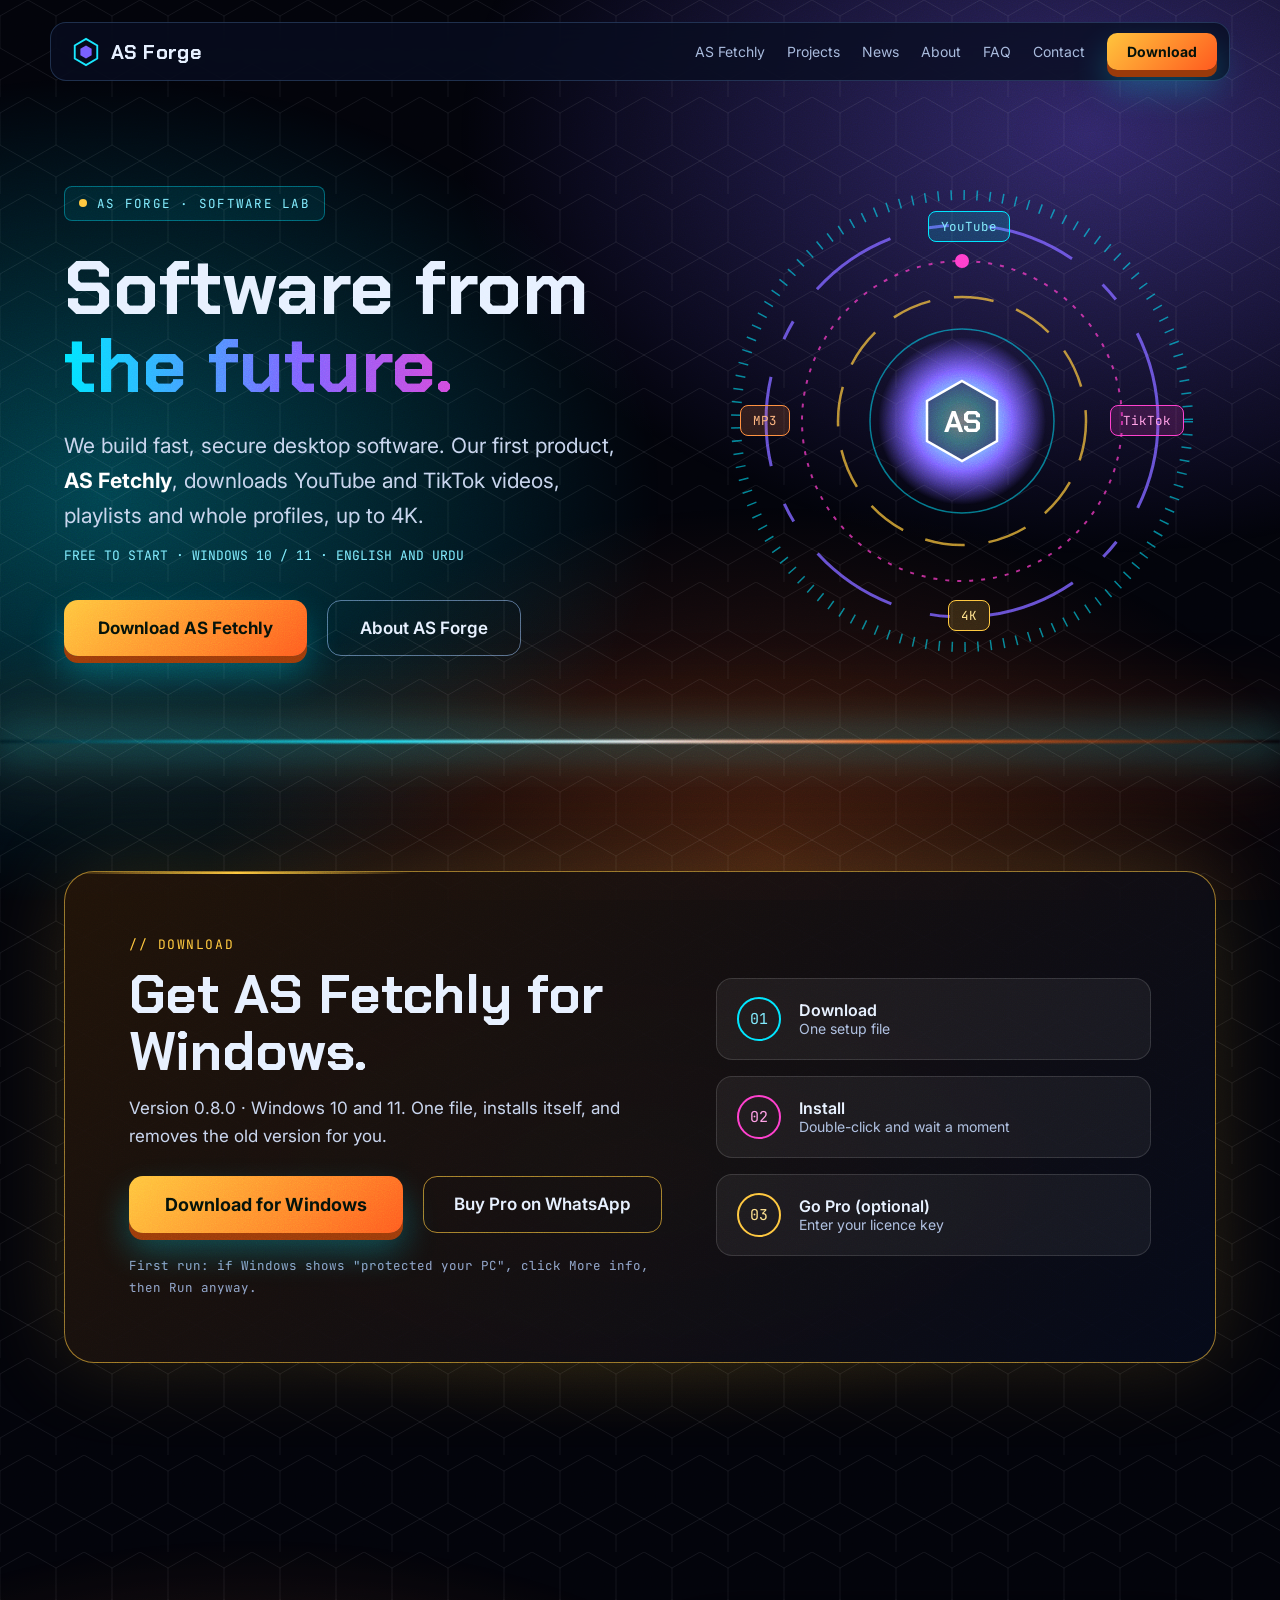
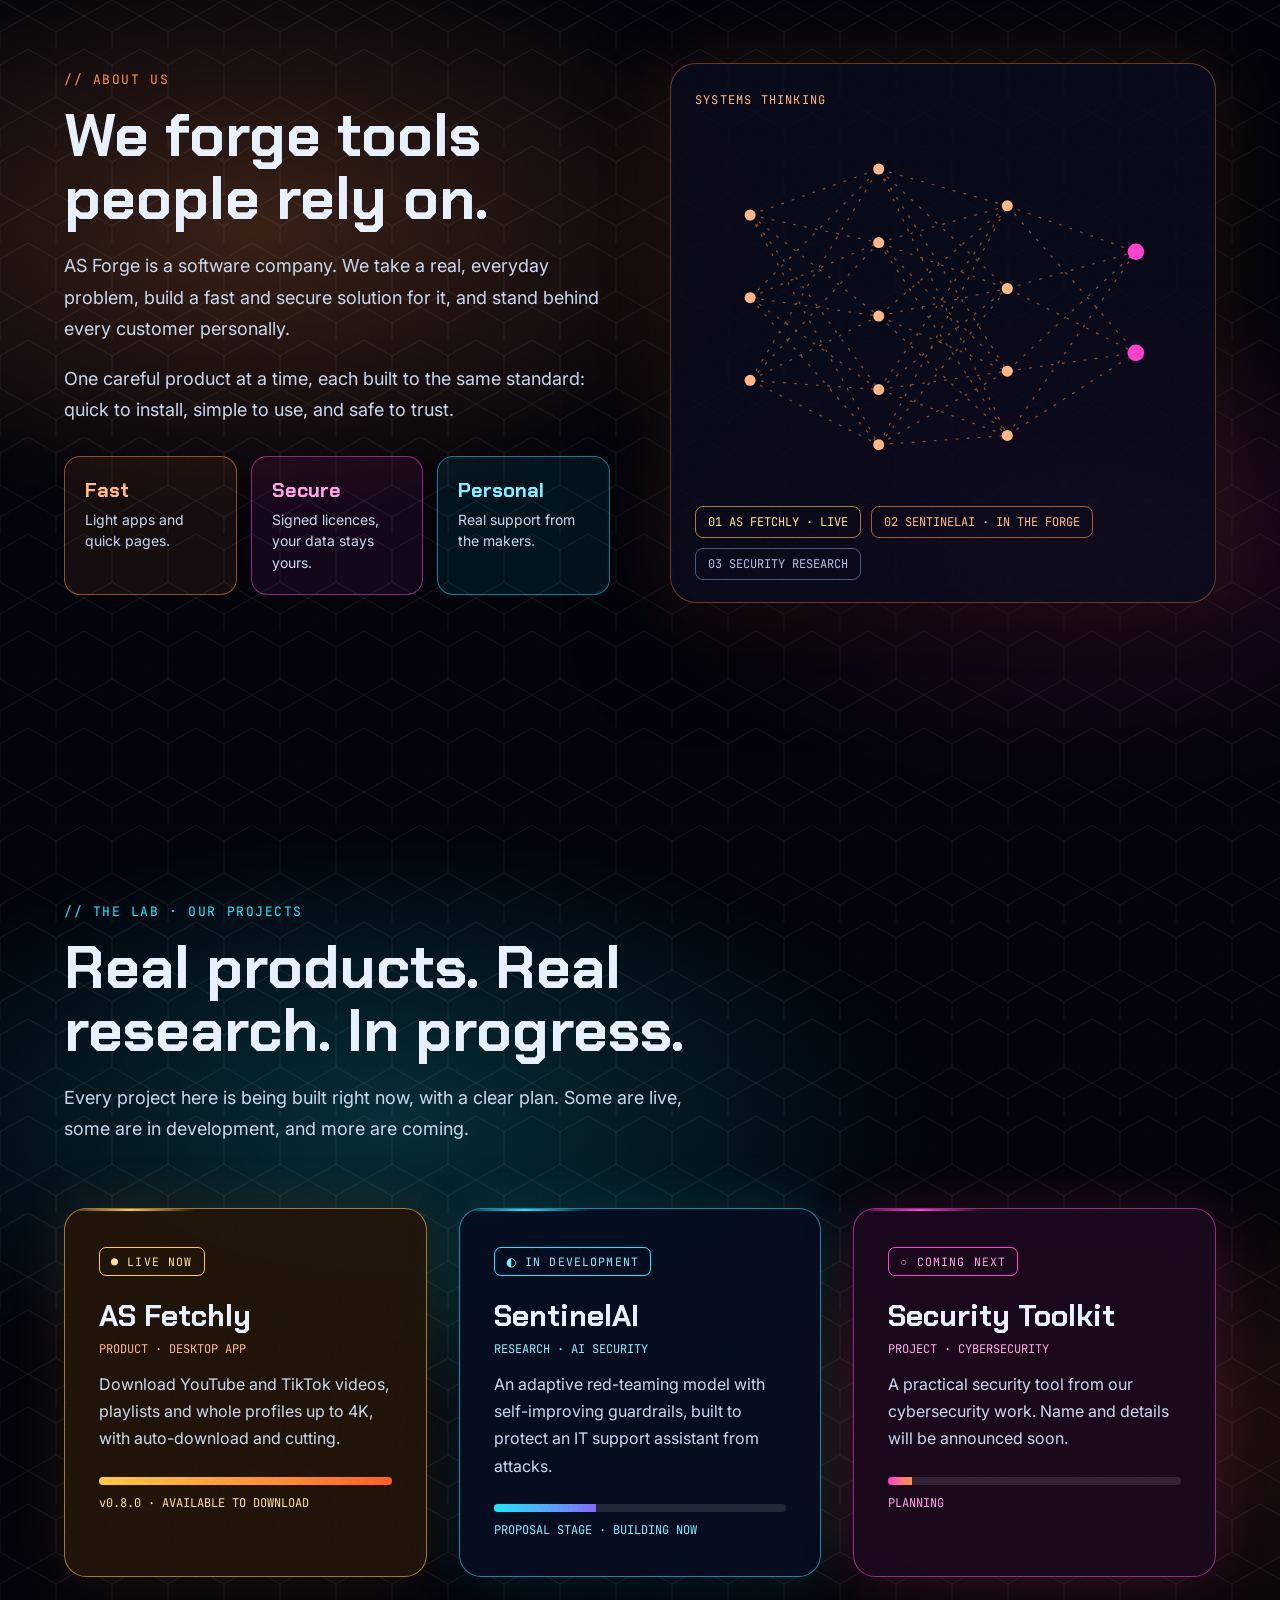
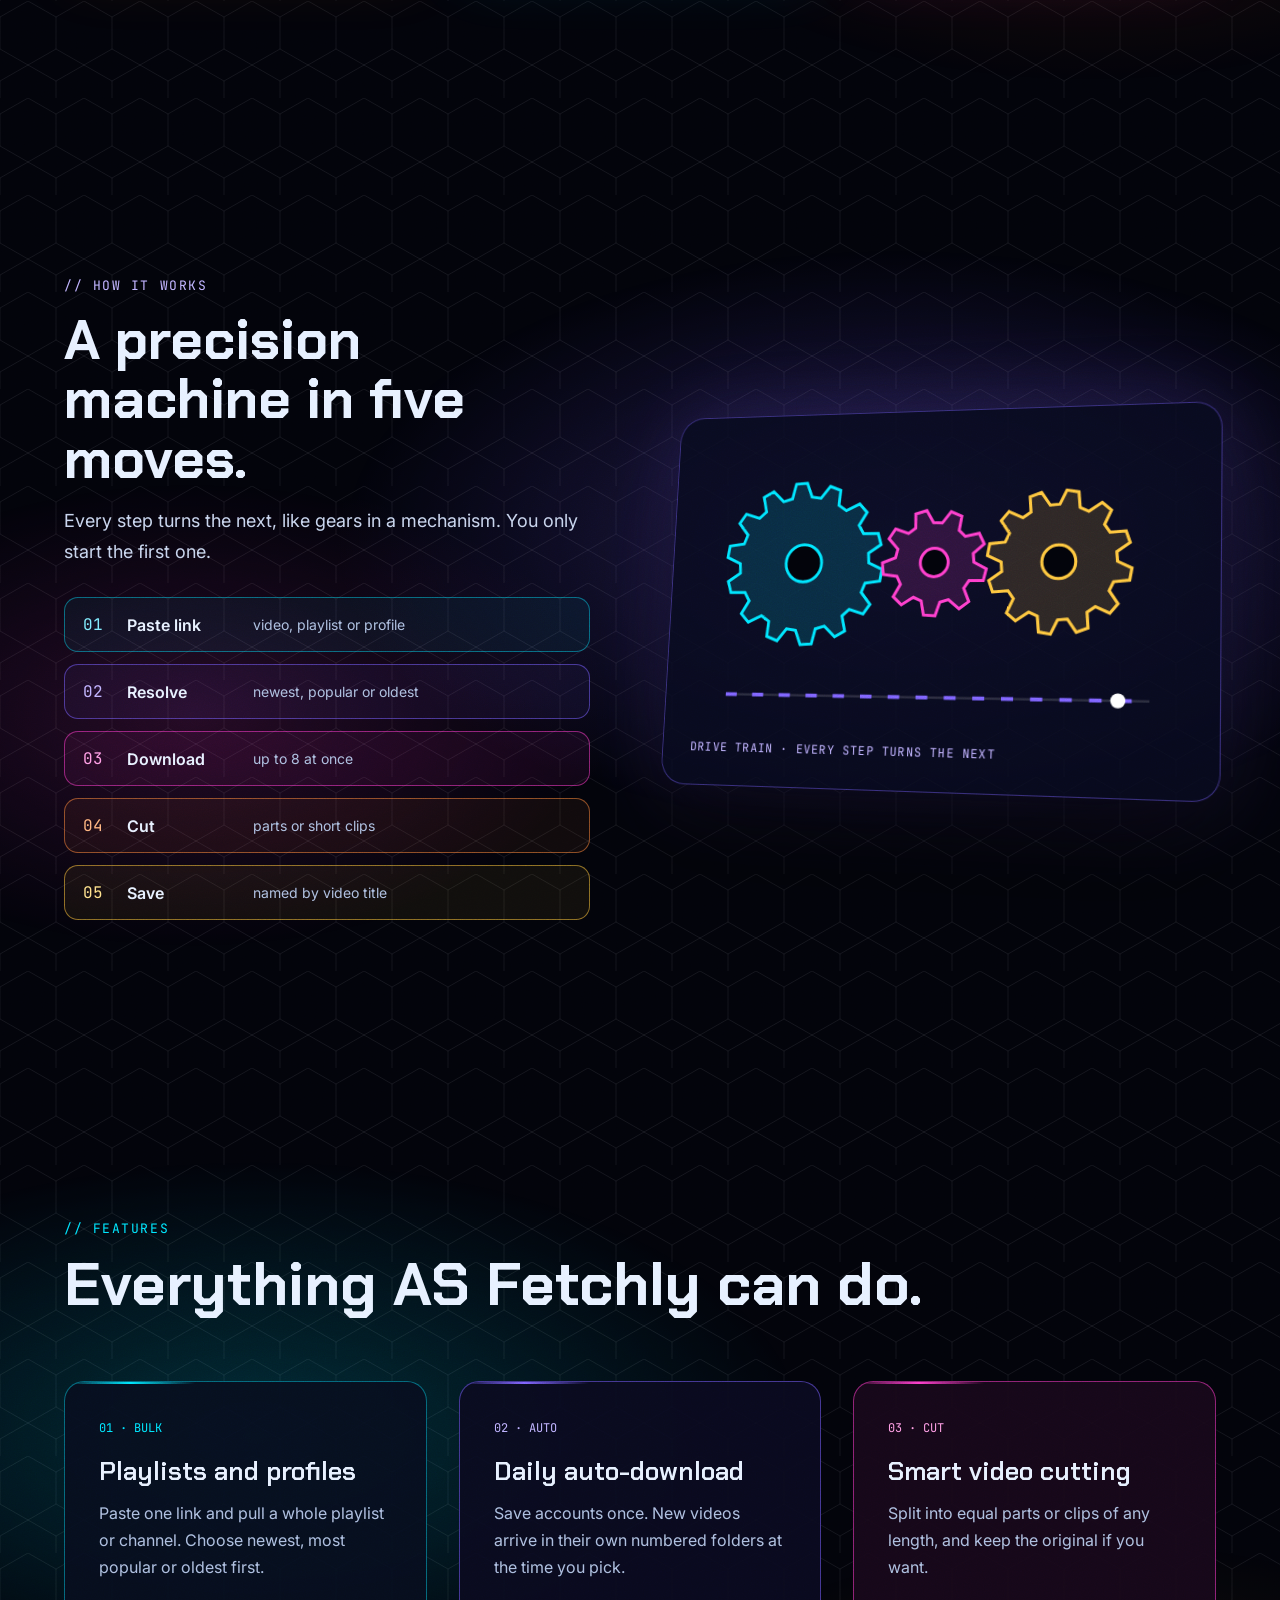
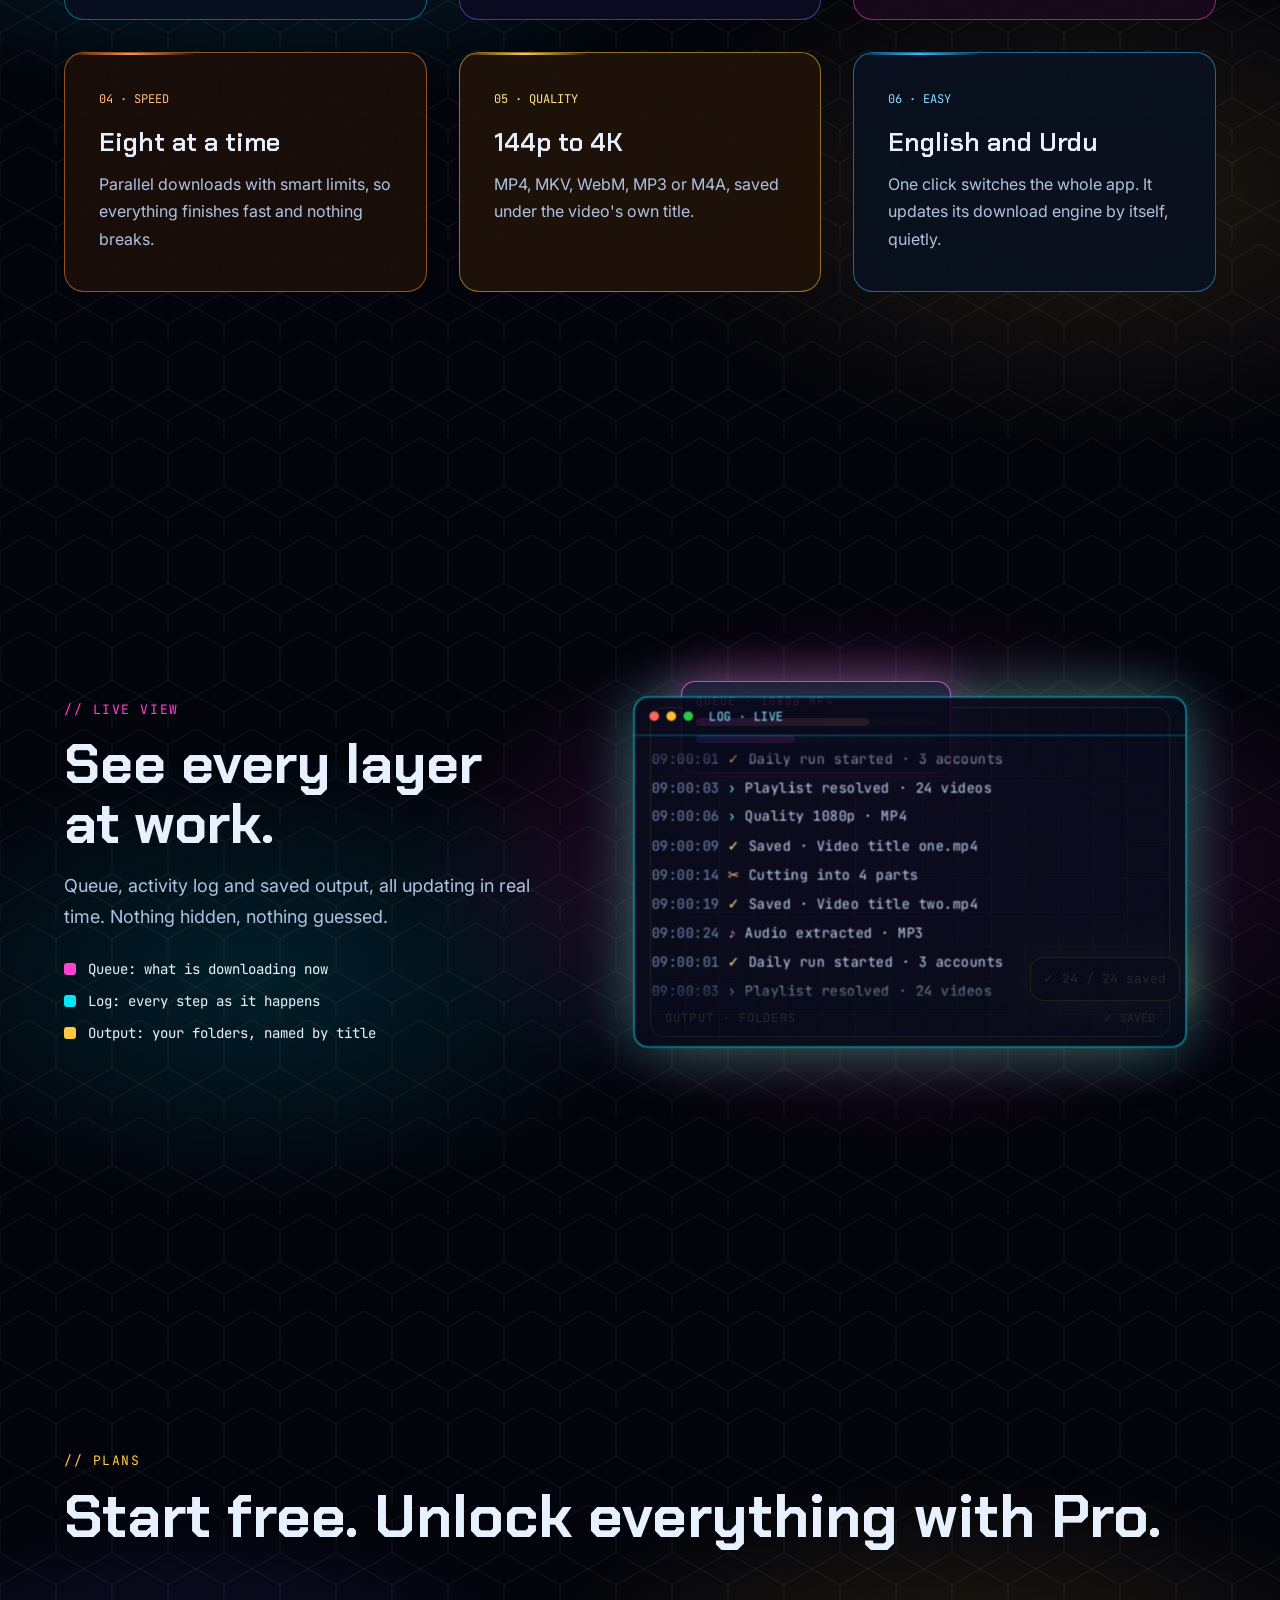
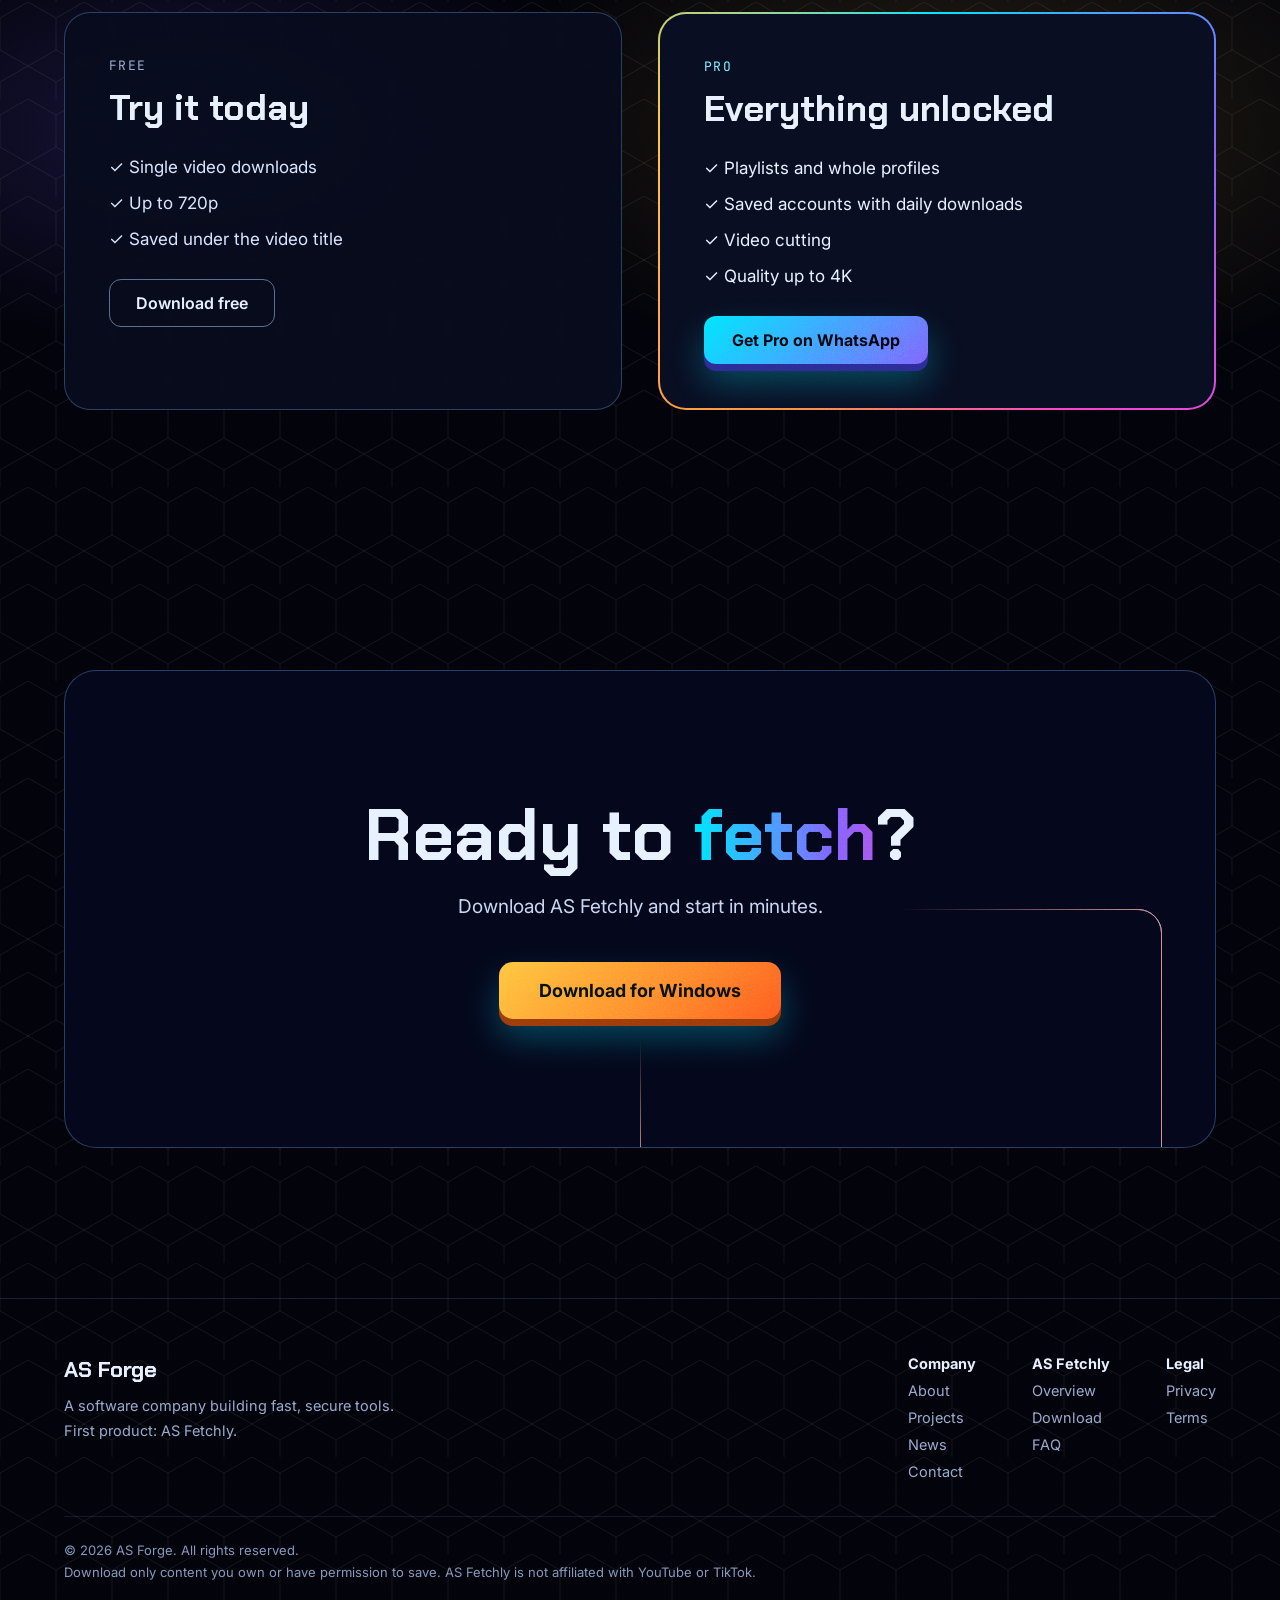
<file: index.html>
<!doctype html>
<html lang="en">
<head>
<meta charset="utf-8">
<meta name="viewport" content="width=device-width,initial-scale=1">
<title>AS Forge | Fast, secure software from the future</title>
<meta name="description" content="AS Forge builds fast, secure desktop software. Our first product, AS Fetchly, downloads YouTube and TikTok videos, playlists and profiles up to 4K.">
<link rel="canonical" href="https://asforge.app/">

<meta name="theme-color" content="#02030A">
<meta property="og:type" content="website">
<meta property="og:site_name" content="AS Forge">
<meta property="og:title" content="AS Forge | Fast, secure software from the future">
<meta property="og:description" content="AS Forge builds fast, secure desktop software. Our first product, AS Fetchly, downloads YouTube and TikTok videos, playlists and profiles up to 4K.">
<meta property="og:url" content="https://asforge.app/">
<meta property="og:image" content="https://asforge.app/assets/og.png">
<meta name="twitter:card" content="summary_large_image">
<link rel="icon" href="/assets/favicon.svg" type="image/svg+xml">
<link rel="preconnect" href="https://fonts.googleapis.com">
<link rel="preconnect" href="https://fonts.gstatic.com" crossorigin>
<link rel="stylesheet" href="https://fonts.googleapis.com/css2?family=Chakra+Petch:wght@500;600;700&family=Inter:wght@400;500;600&family=JetBrains+Mono:wght@400;500&display=swap">
<link rel="stylesheet" href="/css/site.css">
<script type="application/ld+json">{"@context": "https://schema.org", "@type": "Organization", "name": "AS Forge", "url": "https://asforge.app", "logo": "https://asforge.app/assets/favicon.svg", "description": "AS Forge is a software company building fast, secure desktop tools."}</script>
<script type="application/ld+json">{"@context": "https://schema.org", "@type": "SoftwareApplication", "name": "AS Fetchly", "operatingSystem": "Windows 10, Windows 11", "applicationCategory": "MultimediaApplication", "publisher": {"@type": "Organization", "name": "AS Forge"}, "description": "Windows app to download YouTube and TikTok videos, playlists and profiles up to 4K, with auto-download and video cutting.", "offers": {"@type": "Offer", "price": "0", "priceCurrency": "USD", "description": "Free plan available, Pro on request"}}</script>
</head>
<body>
<a class="skip" href="#main">Skip to content</a>
<div class="site">
<div class="top"></div>
<div class="nebula"></div>
<div class="hex" style="position:absolute;inset:0;pointer-events:none"></div>
<div class="streak"></div>
<div class="grain"></div>
<header style="position:relative;z-index:5;display:flex;justify-content:center;padding:22px clamp(16px,4vw,40px) 0">
<div style="display:flex;flex-wrap:wrap;align-items:center;justify-content:space-between;gap:14px 28px;width:100%;max-width:1180px;box-sizing:border-box;padding:10px 12px 10px 20px;border-radius:16px;background:rgba(8,14,32,.78);border:1px solid rgba(120,180,255,.22);backdrop-filter:blur(14px)">
<a href="/" class="hd" aria-label="AS Forge home" style="display:flex;align-items:center;gap:10px;font-weight:700;font-size:20px;letter-spacing:.02em"><svg width="30" height="30" viewBox="0 0 32 32" aria-hidden="true"><path d="M16 2l12 7v14l-12 7L4 23V9z" fill="none" stroke="#19E8FF" stroke-width="2"/><path d="M16 9l6 3.5v7L16 23l-6-3.5v-7z" fill="#7B61FF"/></svg>AS Forge</a>
<nav class="nav" aria-label="Main" style="display:flex;flex-wrap:wrap;align-items:center;gap:8px 22px;font-size:14px;color:#A9BBDD"><a href="/fetchly">AS Fetchly</a><a href="/projects">Projects</a><a href="/news">News</a><a href="/about">About</a><a href="/faq">FAQ</a><a href="/contact">Contact</a>
<a class="b3d" href="/fetchly#download" style="background:linear-gradient(135deg,#FFC53D,#FF5A1F);--sh:#9a3a0a;color:#04120A;font-weight:700;padding:10px 20px;border-radius:10px">Download</a></nav>
</div></header>
<main id="main">
<section style="position:relative;z-index:2;display:flex;flex-wrap:wrap;align-items:center;gap:40px 56px;padding:90px clamp(20px,5vw,72px) 160px;max-width:1280px;margin:0 auto;width:100%;box-sizing:border-box">
<div style="flex:1 1 480px;min-width:0">
<span class="r1 mono" style="display:inline-flex;align-items:center;gap:10px;font-size:12.5px;letter-spacing:.1em;padding:8px 14px;border-radius:8px;background:rgba(0,229,255,.08);border:1px solid rgba(0,229,255,.35);color:#7DEBFF"><span class="pl" style="width:8px;height:8px;border-radius:50%;background:#FFC53D;display:inline-block"></span>AS FORGE · SOFTWARE LAB</span>
<h1 class="r2 hd" style="margin:28px 0 24px;font-weight:700;font-size:clamp(42px,6vw,88px);line-height:1.02;text-wrap:balance">Software from <span class="g" style="background-image:linear-gradient(90deg,#00E5FF,#7B61FF,#FF3DCB,#FF8A3D,#FFC53D,#00E5FF);-webkit-background-clip:text;background-clip:text;color:transparent">the future.</span></h1>
<p class="r3" style="margin:0 0 14px;max-width:560px;font-size:clamp(17px,1.8vw,21px);line-height:1.65;color:#C5D2EC">We build fast, secure desktop software. Our first product, <b style="color:#fff">AS Fetchly</b>, downloads YouTube and TikTok videos, playlists and whole profiles, up to 4K.</p>
<p class="r3 mono" style="margin:0 0 36px;font-size:13px;color:#7DEBFF">FREE TO START · WINDOWS 10 / 11 · ENGLISH AND URDU</p>
<div class="r3" style="display:flex;flex-wrap:wrap;gap:20px">
<a class="b3d" href="#download" style="background:linear-gradient(135deg,#FFC53D,#FF5A1F);--sh:#9a3a0a;color:#04120A;font-weight:700;font-size:17px;padding:18px 34px;border-radius:14px">Download AS Fetchly</a>
<a class="ghost" href="#about" style="border:1.5px solid rgba(160,200,255,.5);color:#E6F0FF;font-weight:600;font-size:17px;padding:16.5px 32px;border-radius:14px">About AS Forge</a>
</div>
</div>

<div style="flex:1 1 400px;min-width:0;display:flex;align-items:center;justify-content:center;position:relative;height:500px">
<svg viewBox="0 0 480 480" style="position:absolute;width:min(480px,100%);height:auto" aria-hidden="true">
<defs>
<radialGradient id="orbg"><stop offset="0" stop-color="#fff"/><stop offset=".25" stop-color="#7DEBFF"/><stop offset=".6" stop-color="#7B61FF"/><stop offset="1" stop-color="#7B61FF" stop-opacity="0"/></radialGradient>
</defs>
<g class="spin4" style="transform-origin:240px 240px"><circle cx="240" cy="240" r="226" fill="none" stroke="#00E5FF" stroke-opacity=".55" stroke-width="10" stroke-dasharray="1.5 11.5"/></g>
<g class="spin" style="transform-origin:240px 240px"><circle cx="240" cy="240" r="196" fill="none" stroke="#7B61FF" stroke-opacity=".8" stroke-width="3" stroke-dasharray="90 40 20 40"/></g>
<g class="spin2" style="transform-origin:240px 240px"><circle cx="240" cy="240" r="160" fill="none" stroke="#FF3DCB" stroke-opacity=".7" stroke-width="2" stroke-dasharray="4 8"/><circle cx="240" cy="80" r="7" fill="#FF3DCB"/></g>
<g class="spin3" style="transform-origin:240px 240px"><circle cx="240" cy="240" r="124" fill="none" stroke="#FFC53D" stroke-opacity=".7" stroke-width="2.5" stroke-dasharray="40 24"/></g>
<circle cx="240" cy="240" r="92" fill="none" stroke="#00E5FF" stroke-opacity=".5" stroke-width="1.5"/>
<g class="coreo"><circle cx="240" cy="240" r="84" fill="url(#orbg)"/></g>
<path d="M240 200l35 20v40l-35 20-35-20v-40z" fill="rgba(3,5,13,.55)" stroke="#fff" stroke-width="2.5"/>
<text x="240" y="251" text-anchor="middle" font-family="Chakra Petch,sans-serif" font-weight="700" font-size="30" fill="#fff">AS</text>
</svg>
<div class="orb" style="position:absolute;width:min(392px,82%);aspect-ratio:1">
<span class="cnt mono" style="position:absolute;left:50%;top:-14px;margin-left:-34px;padding:6px 12px;border-radius:8px;background:rgba(0,229,255,.16);border:1px solid #00E5FF;color:#7DEBFF;font-size:12.5px">YouTube</span>
<span class="cnt mono" style="position:absolute;right:-26px;top:50%;margin-top:-16px;padding:6px 12px;border-radius:8px;background:rgba(255,61,203,.16);border:1px solid #FF3DCB;color:#FF9BE4;font-size:12.5px">TikTok</span>
<span class="cnt mono" style="position:absolute;left:50%;bottom:-14px;margin-left:-14px;padding:6px 12px;border-radius:8px;background:rgba(255,197,61,.16);border:1px solid #FFC53D;color:#FFE08A;font-size:12.5px">4K</span>
<span class="cnt mono" style="position:absolute;left:-26px;top:50%;margin-top:-16px;padding:6px 12px;border-radius:8px;background:rgba(255,138,61,.16);border:1px solid #FF8A3D;color:#FFB27D;font-size:12.5px">MP3</span>
</div>
</div>
</section>

<section id="download" style="position:relative;z-index:2;padding:40px clamp(20px,5vw,72px) 150px;max-width:1280px;margin:0 auto;width:100%;box-sizing:border-box">
<div class="amb" style="background:radial-gradient(800px 380px at 50% 50%,rgba(255,197,61,.22),transparent 70%)"></div>
<div class="in3d panel" style="position:relative;border-radius:30px;border:1.5px solid rgba(255,197,61,.55);background:linear-gradient(135deg,rgba(34,20,8,.92),rgba(5,10,26,.92));padding:clamp(32px,5vw,64px);box-shadow:0 0 90px rgba(255,197,61,.16)">
<div style="position:absolute;top:0;left:0;width:30%;height:2px;background:linear-gradient(90deg,transparent,#FFC53D,transparent)" class="sw"></div>
<div style="display:flex;flex-wrap:wrap;gap:44px;align-items:center">
<div style="flex:1.2 1 380px;min-width:0">
<div class="mono" style="font-size:13px;letter-spacing:.12em;color:#FFC53D;margin-bottom:14px">// DOWNLOAD</div>
<h2 class="hd" style="margin:0 0 14px;font-weight:700;font-size:clamp(30px,4.4vw,54px);line-height:1.05">Get AS Fetchly for Windows.</h2>
<p style="margin:0 0 26px;font-size:17px;line-height:1.65;color:#C5D2EC">Version <span data-ver>0.8.0</span> · Windows 10 and 11. One file, installs itself, and removes the old version for you.</p>
<div style="display:flex;flex-wrap:wrap;gap:20px;margin-bottom:22px">
<a class="b3d" data-dl href="https://drive.google.com/uc?export=download&id=1Zin_GlSMAL0MabE-aLyw9UVgbLyjiVEy" style="background:linear-gradient(135deg,#FFC53D,#FF5A1F);--sh:#9a3a0a;color:#04120A;font-weight:700;font-size:18px;padding:18px 36px;border-radius:14px">Download for Windows</a>
<a class="ghost" data-wa href="https://wa.me/923211478590" style="border:1.5px solid rgba(255,197,61,.6);color:#E6F0FF;font-weight:600;font-size:17px;padding:16.5px 30px;border-radius:14px">Buy Pro on WhatsApp</a>
</div>
<p class="mono" style="margin:0;font-size:12.5px;line-height:1.7;color:#8CA0C6">First run: if Windows shows "protected your PC", click More info, then Run anyway.</p>
</div>
<div style="flex:1 1 300px;min-width:0;display:flex;flex-direction:column;gap:16px">
<div style="display:flex;align-items:center;gap:18px;padding:18px 20px;border-radius:16px;background:rgba(255,255,255,.05);border:1px solid rgba(255,255,255,.12)"><span class="mono" style="width:40px;height:40px;border-radius:50%;border:2px solid #00E5FF;color:#7DEBFF;display:flex;align-items:center;justify-content:center;font-size:15px;flex:none">01</span><div><div style="font-weight:600">Download</div><div style="font-size:14px;color:#A9BBDD">One setup file</div></div></div>
<div style="display:flex;align-items:center;gap:18px;padding:18px 20px;border-radius:16px;background:rgba(255,255,255,.05);border:1px solid rgba(255,255,255,.12)"><span class="mono" style="width:40px;height:40px;border-radius:50%;border:2px solid #FF3DCB;color:#FF9BE4;display:flex;align-items:center;justify-content:center;font-size:15px;flex:none">02</span><div><div style="font-weight:600">Install</div><div style="font-size:14px;color:#A9BBDD">Double-click and wait a moment</div></div></div>
<div style="display:flex;align-items:center;gap:18px;padding:18px 20px;border-radius:16px;background:rgba(255,255,255,.05);border:1px solid rgba(255,255,255,.12)"><span class="mono" style="width:40px;height:40px;border-radius:50%;border:2px solid #FFC53D;color:#FFE08A;display:flex;align-items:center;justify-content:center;font-size:15px;flex:none">03</span><div><div style="font-weight:600">Go Pro (optional)</div><div style="font-size:14px;color:#A9BBDD">Enter your licence key</div></div></div>
</div>
</div>
</div>
</section><section id="about" style="position:relative;z-index:2;padding:150px clamp(20px,5vw,72px);max-width:1280px;margin:0 auto;width:100%;box-sizing:border-box">
<div class="amb" style="background:radial-gradient(800px 420px at 20% 40%,rgba(255,138,61,.28),transparent 70%),radial-gradient(700px 380px at 85% 70%,rgba(255,61,203,.18),transparent 70%)"></div>
<div style="position:relative;display:flex;flex-wrap:wrap;gap:60px;align-items:center">
<div class="fl" style="flex:1 1 420px;min-width:0">
<div class="mono" style="font-size:13px;letter-spacing:.12em;color:#FF8A3D;margin-bottom:16px">// ABOUT US</div>
<h2 class="hd" style="margin:0 0 20px;font-weight:700;font-size:clamp(32px,4.8vw,60px);line-height:1.05;text-wrap:balance">We forge tools people rely on.</h2>
<p style="margin:0 0 18px;font-size:18px;line-height:1.75;color:#C5D2EC">AS Forge is a software company. We take a real, everyday problem, build a fast and secure solution for it, and stand behind every customer personally.</p>
<p style="margin:0 0 30px;font-size:18px;line-height:1.75;color:#C5D2EC">One careful product at a time, each built to the same standard: quick to install, simple to use, and safe to trust.</p>
<div style="display:grid;grid-template-columns:repeat(auto-fit,minmax(150px,1fr));gap:14px">
<div class="panel" style="border:1px solid rgba(255,138,61,.5);border-radius:16px;padding:20px;background:rgba(255,138,61,.07)"><div class="hd" style="font-weight:700;font-size:20px;color:#FFB27D;margin-bottom:6px">Fast</div><div style="font-size:14px;line-height:1.55;color:#C5D2EC">Light apps and quick pages.</div></div>
<div class="panel" style="border:1px solid rgba(255,61,203,.5);border-radius:16px;padding:20px;background:rgba(255,61,203,.07)"><div class="hd" style="font-weight:700;font-size:20px;color:#FF9BE4;margin-bottom:6px">Secure</div><div style="font-size:14px;line-height:1.55;color:#C5D2EC">Signed licences, your data stays yours.</div></div>
<div class="panel" style="border:1px solid rgba(0,229,255,.5);border-radius:16px;padding:20px;background:rgba(0,229,255,.07)"><div class="hd" style="font-weight:700;font-size:20px;color:#7DEBFF;margin-bottom:6px">Personal</div><div style="font-size:14px;line-height:1.55;color:#C5D2EC">Real support from the makers.</div></div>
</div>
</div>
<div class="fr" style="flex:1 1 420px;min-width:0">
<div class="panel" style="border-radius:26px;border:1px solid rgba(255,138,61,.35);background:rgba(10,12,28,.82);padding:28px 24px 22px;box-shadow:0 40px 90px rgba(0,0,0,.5),0 0 80px rgba(255,138,61,.14)">
<div class="mono" style="font-size:12px;letter-spacing:.1em;color:#FFB27D;margin-bottom:6px">SYSTEMS THINKING</div>
<svg viewBox="0 0 540 420" style="display:block;width:100%;height:auto" aria-hidden="true">
<path class="flow2" d="M60 110L200 60M60 110L200 140M60 110L200 220M60 110L200 300M60 110L200 360M60 200L200 60M60 200L200 140M60 200L200 220M60 200L200 300M60 200L200 360M60 290L200 60M60 290L200 140M60 290L200 220M60 290L200 300M60 290L200 360M200 60L340 100M200 60L340 190M200 60L340 280M200 60L340 350M200 140L340 100M200 140L340 190M200 140L340 280M200 140L340 350M200 220L340 100M200 220L340 190M200 220L340 280M200 220L340 350M200 300L340 100M200 300L340 190M200 300L340 280M200 300L340 350M200 360L340 100M200 360L340 190M200 360L340 280M200 360L340 350M340 100L480 150M340 100L480 260M340 190L480 150M340 190L480 260M340 280L480 150M340 280L480 260M340 350L480 150M340 350L480 260" stroke="#FF8A3D" stroke-opacity=".5" stroke-width="1.3" fill="none"/>
<g fill="#FFB27D">
<circle class="node" cx="60" cy="110" r="6"/><circle class="node" style="animation-delay:-.4s" cx="60" cy="200" r="6"/><circle class="node" style="animation-delay:-.8s" cx="60" cy="290" r="6"/>
<circle class="node" style="animation-delay:-1.2s" cx="200" cy="60" r="6"/><circle class="node" style="animation-delay:-1.6s" cx="200" cy="140" r="6"/><circle class="node" style="animation-delay:-2s" cx="200" cy="220" r="6"/><circle class="node" style="animation-delay:-2.4s" cx="200" cy="300" r="6"/><circle class="node" style="animation-delay:-.2s" cx="200" cy="360" r="6"/>
<circle class="node" style="animation-delay:-.6s" cx="340" cy="100" r="6"/><circle class="node" style="animation-delay:-1s" cx="340" cy="190" r="6"/><circle class="node" style="animation-delay:-1.4s" cx="340" cy="280" r="6"/><circle class="node" style="animation-delay:-1.8s" cx="340" cy="350" r="6"/>
</g>
<g fill="#FF3DCB"><circle class="node" style="animation-delay:-.3s" cx="480" cy="150" r="9"/><circle class="node" style="animation-delay:-1.3s" cx="480" cy="260" r="9"/></g>
</svg>
<div style="display:flex;flex-wrap:wrap;gap:10px;margin-top:6px">
<span class="mono" style="font-size:12px;padding:7px 12px;border-radius:8px;border:1px solid rgba(255,197,61,.6);color:#FFE08A">01 AS FETCHLY · LIVE</span>
<span class="mono" style="font-size:12px;padding:7px 12px;border-radius:8px;border:1px solid rgba(255,138,61,.6);color:#FFB27D">02 SENTINELAI · IN THE FORGE</span>
<span class="mono" style="font-size:12px;padding:7px 12px;border-radius:8px;border:1px solid rgba(160,200,255,.4);color:#A9BBDD">03 SECURITY RESEARCH</span>
</div>
</div>
</div>
</div>
</section><section id="lab" style="position:relative;z-index:2;padding:150px clamp(20px,5vw,72px);max-width:1280px;margin:0 auto;width:100%;box-sizing:border-box">
<div class="amb" style="background:radial-gradient(800px 420px at 30% 40%,rgba(25,232,255,.24),transparent 70%),radial-gradient(700px 380px at 85% 65%,rgba(255,106,31,.2),transparent 70%)"></div>
<div style="position:relative">
<div class="mono" style="font-size:13px;letter-spacing:.12em;color:#19E8FF;margin-bottom:16px">// THE LAB · OUR PROJECTS</div>
<h2 class="hd" style="margin:0 0 20px;font-weight:700;font-size:clamp(32px,4.8vw,60px);line-height:1.06;text-wrap:balance">Real products. Real research. In progress.</h2>
<p style="margin:0 0 64px;max-width:640px;font-size:18px;line-height:1.7;color:#C5D2EC">Every project here is being built right now, with a clear plan. Some are live, some are in development, and more are coming.</p>
<div style="display:grid;grid-template-columns:repeat(auto-fit,minmax(320px,1fr));gap:32px">
<div class="panel fu1" style="min-width:0;border-radius:22px;border:1px solid rgba(255,197,61,.55);background:rgba(34,20,8,.9);padding:38px 34px;box-sizing:border-box;box-shadow:0 0 60px rgba(255,138,31,.12)">
<div class="sw" style="position:absolute;top:0;left:0;width:36%;height:2px;background:linear-gradient(90deg,transparent,#FFC53D,transparent)"></div>
<span class="mono" style="display:inline-block;font-size:11.5px;letter-spacing:.1em;padding:6px 11px;border-radius:7px;border:1px solid #FFC53D;color:#FFE08A;margin-bottom:20px">● LIVE NOW</span>
<h3 class="hd" style="margin:0 0 6px;font-weight:700;font-size:30px">AS Fetchly</h3>
<div class="mono" style="font-size:12px;color:#FFB27D;margin-bottom:14px">PRODUCT · DESKTOP APP</div>
<p style="margin:0 0 24px;font-size:16px;line-height:1.7;color:#C5D2EC">Download YouTube and TikTok videos, playlists and whole profiles up to 4K, with auto-download and cutting.</p>
<div style="height:8px;border-radius:8px;background:rgba(255,255,255,.1);overflow:hidden"><div style="width:100%;height:100%;background:linear-gradient(90deg,#FFC53D,#FF5A1F)"></div></div>
<div class="mono" style="margin-top:10px;font-size:12px;color:#FFE08A">v0.8.0 · AVAILABLE TO DOWNLOAD</div>
</div>
<div class="panel fu2" style="min-width:0;border-radius:22px;border:1px solid rgba(25,232,255,.55);background:rgba(5,14,32,.92);padding:38px 34px;box-sizing:border-box;box-shadow:0 0 60px rgba(25,232,255,.12)">
<div class="sw" style="position:absolute;top:0;left:0;width:36%;height:2px;background:linear-gradient(90deg,transparent,#19E8FF,transparent);animation-delay:.6s"></div>
<span class="mono" style="display:inline-block;font-size:11.5px;letter-spacing:.1em;padding:6px 11px;border-radius:7px;border:1px solid #19E8FF;color:#7DEBFF;margin-bottom:20px">◐ IN DEVELOPMENT</span>
<h3 class="hd" style="margin:0 0 6px;font-weight:700;font-size:30px">SentinelAI</h3>
<div class="mono" style="font-size:12px;color:#7DEBFF;margin-bottom:14px">RESEARCH · AI SECURITY</div>
<p style="margin:0 0 24px;font-size:16px;line-height:1.7;color:#C5D2EC">An adaptive red-teaming model with self-improving guardrails, built to protect an IT support assistant from attacks.</p>
<div style="height:8px;border-radius:8px;background:rgba(255,255,255,.1);overflow:hidden"><div style="width:35%;height:100%;background:linear-gradient(90deg,#19E8FF,#7B61FF)"></div></div>
<div class="mono" style="margin-top:10px;font-size:12px;color:#7DEBFF">PROPOSAL STAGE · BUILDING NOW</div>
</div>
<div class="panel fu3" style="min-width:0;border-radius:22px;border:1px solid rgba(255,61,203,.55);background:rgba(26,8,28,.92);padding:38px 34px;box-sizing:border-box;box-shadow:0 0 60px rgba(255,61,203,.12)">
<div class="sw" style="position:absolute;top:0;left:0;width:36%;height:2px;background:linear-gradient(90deg,transparent,#FF3DCB,transparent);animation-delay:1.2s"></div>
<span class="mono" style="display:inline-block;font-size:11.5px;letter-spacing:.1em;padding:6px 11px;border-radius:7px;border:1px solid #FF3DCB;color:#FF9BE4;margin-bottom:20px">○ COMING NEXT</span>
<h3 class="hd" style="margin:0 0 6px;font-weight:700;font-size:30px">Security Toolkit</h3>
<div class="mono" style="font-size:12px;color:#FF9BE4;margin-bottom:14px">PROJECT · CYBERSECURITY</div>
<p style="margin:0 0 24px;font-size:16px;line-height:1.7;color:#C5D2EC">A practical security tool from our cybersecurity work. Name and details will be announced soon.</p>
<div style="height:8px;border-radius:8px;background:rgba(255,255,255,.1);overflow:hidden"><div style="width:8%;height:100%;background:linear-gradient(90deg,#FF3DCB,#FF8A3D)"></div></div>
<div class="mono" style="margin-top:10px;font-size:12px;color:#FF9BE4">PLANNING</div>
</div>
</div>
</div>
</section><section id="mech" style="position:relative;z-index:2;padding:150px clamp(20px,5vw,72px);max-width:1280px;margin:0 auto;width:100%;box-sizing:border-box">
<div class="amb" style="background:radial-gradient(800px 420px at 70% 45%,rgba(123,97,255,.34),transparent 70%),radial-gradient(600px 340px at 15% 60%,rgba(255,61,203,.18),transparent 70%)"></div>
<div style="position:relative;display:flex;flex-wrap:wrap;gap:60px;align-items:center">
<div class="fl" style="flex:1 1 400px;min-width:0">
<div class="mono" style="font-size:13px;letter-spacing:.12em;color:#BDB0FF;margin-bottom:16px">// HOW IT WORKS</div>
<h2 class="hd" style="margin:0 0 18px;font-weight:700;font-size:clamp(32px,4.6vw,56px);line-height:1.06">A precision machine in five moves.</h2>
<p style="margin:0 0 30px;font-size:18px;line-height:1.7;color:#C5D2EC">Every step turns the next, like gears in a mechanism. You only start the first one.</p>
<div style="display:flex;flex-direction:column;gap:12px">
<div class="panel" style="display:flex;align-items:center;gap:16px;padding:16px 18px;border-radius:14px;border:1px solid rgba(0,229,255,.4);background:rgba(0,229,255,.05)"><span class="mono" style="color:#7DEBFF;width:28px">01</span><span style="font-weight:600;width:110px">Paste link</span><span style="font-size:14px;color:#A9BBDD">video, playlist or profile</span></div>
<div class="panel" style="display:flex;align-items:center;gap:16px;padding:16px 18px;border-radius:14px;border:1px solid rgba(123,97,255,.5);background:rgba(123,97,255,.06)"><span class="mono" style="color:#BDB0FF;width:28px">02</span><span style="font-weight:600;width:110px">Resolve</span><span style="font-size:14px;color:#A9BBDD">newest, popular or oldest</span></div>
<div class="panel" style="display:flex;align-items:center;gap:16px;padding:16px 18px;border-radius:14px;border:1px solid rgba(255,61,203,.5);background:rgba(255,61,203,.06)"><span class="mono" style="color:#FF9BE4;width:28px">03</span><span style="font-weight:600;width:110px">Download</span><span style="font-size:14px;color:#A9BBDD">up to 8 at once</span></div>
<div class="panel" style="display:flex;align-items:center;gap:16px;padding:16px 18px;border-radius:14px;border:1px solid rgba(255,138,61,.5);background:rgba(255,138,61,.06)"><span class="mono" style="color:#FFB27D;width:28px">04</span><span style="font-weight:600;width:110px">Cut</span><span style="font-size:14px;color:#A9BBDD">parts or short clips</span></div>
<div class="panel" style="display:flex;align-items:center;gap:16px;padding:16px 18px;border-radius:14px;border:1px solid rgba(255,197,61,.5);background:rgba(255,197,61,.06)"><span class="mono" style="color:#FFE08A;width:28px">05</span><span style="font-weight:600;width:110px">Save</span><span style="font-size:14px;color:#A9BBDD">named by video title</span></div>
</div>
</div>
<div class="fr" style="flex:1 1 440px;min-width:0">
<div style="perspective:1400px">
<div style="transform:rotateY(-14deg) rotateX(8deg);border-radius:26px;border:1px solid rgba(123,97,255,.4);background:rgba(8,10,30,.84);padding:30px;box-shadow:0 50px 100px rgba(0,0,0,.55),0 0 90px rgba(123,97,255,.22)">
<svg viewBox="0 0 420 250" style="display:block;width:100%;height:auto" aria-hidden="true">
<g transform="translate(95 105)"><g class="spin3" style="transform-origin:0 0;animation-duration:20s"><path d="M58.0 0.0 L69.8 5.6 L68.2 15.6 L55.3 17.4 L52.3 25.2 L60.4 35.4 L54.7 43.6 L42.3 39.7 L36.2 45.3 L39.1 58.1 L30.4 63.1 L20.9 54.1 L12.9 56.5 L10.0 69.3 L0.0 70.0 L-4.7 57.8 L-12.9 56.5 L-21.0 66.8 L-30.4 63.1 L-29.3 50.1 L-36.2 45.3 L-47.9 51.0 L-54.7 43.6 L-48.1 32.4 L-52.3 25.2 L-65.3 25.2 L-68.2 15.6 L-57.4 8.3 L-58.0 0.0 L-69.8 -5.6 L-68.2 -15.6 L-55.3 -17.4 L-52.3 -25.2 L-60.4 -35.4 L-54.7 -43.6 L-42.3 -39.7 L-36.2 -45.3 L-39.1 -58.1 L-30.4 -63.1 L-20.9 -54.1 L-12.9 -56.5 L-10.0 -69.3 L-0.0 -70.0 L4.7 -57.8 L12.9 -56.5 L21.0 -66.8 L30.4 -63.1 L29.3 -50.1 L36.2 -45.3 L47.9 -51.0 L54.7 -43.6 L48.1 -32.4 L52.3 -25.2 L65.3 -25.2 L68.2 -15.6 L57.4 -8.3Z" fill="rgba(0,229,255,.14)" stroke="#00E5FF" stroke-width="2.5"/><circle r="16" fill="#02030A" stroke="#00E5FF" stroke-width="2.5"/></g></g>
<g transform="translate(210 105)"><g class="spin2" style="transform-origin:0 0;animation-duration:13s"><path d="M34.0 0.0 L44.6 5.6 L42.3 15.4 L30.2 15.5 L26.0 21.9 L30.6 33.0 L22.5 39.0 L13.2 31.3 L5.9 33.5 L2.2 44.9 L-7.8 44.3 L-10.1 32.5 L-17.0 29.4 L-27.2 35.8 L-34.5 28.9 L-28.6 18.4 L-31.9 11.6 L-43.9 10.0 L-45.0 0.0 L-33.7 -4.3 L-31.9 -11.6 L-40.0 -20.6 L-34.5 -28.9 L-23.1 -24.9 L-17.0 -29.4 L-17.4 -41.5 L-7.8 -44.3 L-1.7 -34.0 L5.9 -33.5 L13.3 -43.0 L22.5 -39.0 L20.6 -27.1 L26.0 -21.9 L37.8 -24.4 L42.3 -15.4 L33.2 -7.5Z" fill="rgba(255,61,203,.14)" stroke="#FF3DCB" stroke-width="2.5"/><circle r="12" fill="#02030A" stroke="#FF3DCB" stroke-width="2.5"/></g></g>
<g transform="translate(315 105)"><g class="spin3" style="transform-origin:0 0;animation-duration:23s"><path d="M48.0 0.0 L59.7 5.6 L58.0 15.5 L45.0 16.7 L41.6 24.0 L48.9 34.8 L42.4 42.4 L30.6 37.0 L24.0 41.6 L25.0 54.6 L15.5 58.0 L8.0 47.3 L0.0 48.0 L-5.6 59.7 L-15.5 58.0 L-16.7 45.0 L-24.0 41.6 L-34.8 48.9 L-42.4 42.4 L-37.0 30.6 L-41.6 24.0 L-54.6 25.0 L-58.0 15.5 L-47.3 8.0 L-48.0 0.0 L-59.7 -5.6 L-58.0 -15.5 L-45.0 -16.7 L-41.6 -24.0 L-48.9 -34.8 L-42.4 -42.4 L-30.6 -37.0 L-24.0 -41.6 L-25.0 -54.6 L-15.5 -58.0 L-8.0 -47.3 L-0.0 -48.0 L5.6 -59.7 L15.5 -58.0 L16.7 -45.0 L24.0 -41.6 L34.8 -48.9 L42.4 -42.4 L37.0 -30.6 L41.6 -24.0 L54.6 -25.0 L58.0 -15.5 L47.3 -8.0Z" fill="rgba(255,197,61,.14)" stroke="#FFC53D" stroke-width="2.5"/><circle r="14" fill="#02030A" stroke="#FFC53D" stroke-width="2.5"/></g></g>
<path d="M30 218H390" stroke="rgba(255,255,255,.14)" stroke-width="2"/><path class="flow" d="M30 218H390" stroke="#7B61FF" stroke-width="3" fill="none"/>
<circle r="6" fill="#fff"><animateMotion dur="3.6s" repeatCount="indefinite" path="M30 218H390"/></circle>
</svg>
<div class="mono" style="font-size:12px;letter-spacing:.1em;color:#BDB0FF;margin-top:8px">DRIVE TRAIN · EVERY STEP TURNS THE NEXT</div>
</div>
</div>
</div>
</div>
</section><section id="specs" style="position:relative;z-index:2;padding:150px clamp(20px,5vw,72px);max-width:1280px;margin:0 auto;width:100%;box-sizing:border-box">
<div class="amb" style="background:radial-gradient(800px 400px at 20% 40%,rgba(0,229,255,.24),transparent 70%),radial-gradient(700px 380px at 85% 70%,rgba(255,197,61,.14),transparent 70%)"></div>
<div style="position:relative">
<div class="mono" style="font-size:13px;letter-spacing:.12em;color:#00E5FF;margin-bottom:16px">// FEATURES</div>
<h2 class="hd" style="margin:0 0 64px;font-weight:700;font-size:clamp(32px,4.8vw,60px);line-height:1.06">Everything AS Fetchly can do.</h2>
<div style="display:grid;grid-template-columns:repeat(auto-fit,minmax(310px,1fr));gap:32px">
<div class="panel fu1" style="min-width:0;border-radius:20px;border:1px solid rgba(0,229,255,.4);background:rgba(7,14,30,.9);padding:38px 34px;box-sizing:border-box"><div class="sw" style="position:absolute;top:0;left:0;width:36%;height:2px;background:linear-gradient(90deg,transparent,#00E5FF,transparent)"></div><div class="mono" style="font-size:12px;color:#00E5FF;margin-bottom:18px">01 · BULK</div><h3 class="hd" style="margin:0 0 12px;font-weight:600;font-size:26px">Playlists and profiles</h3><p style="margin:0;font-size:16px;line-height:1.7;color:#A9BBDD">Paste one link and pull a whole playlist or channel. Choose newest, most popular or oldest first.</p></div>
<div class="panel fu2" style="min-width:0;border-radius:20px;border:1px solid rgba(123,97,255,.5);background:rgba(10,10,32,.9);padding:38px 34px;box-sizing:border-box"><div class="sw" style="position:absolute;top:0;left:0;width:36%;height:2px;background:linear-gradient(90deg,transparent,#7B61FF,transparent);animation-delay:.5s"></div><div class="mono" style="font-size:12px;color:#BDB0FF;margin-bottom:18px">02 · AUTO</div><h3 class="hd" style="margin:0 0 12px;font-weight:600;font-size:26px">Daily auto-download</h3><p style="margin:0;font-size:16px;line-height:1.7;color:#A9BBDD">Save accounts once. New videos arrive in their own numbered folders at the time you pick.</p></div>
<div class="panel fu3" style="min-width:0;border-radius:20px;border:1px solid rgba(255,61,203,.5);background:rgba(24,8,26,.9);padding:38px 34px;box-sizing:border-box"><div class="sw" style="position:absolute;top:0;left:0;width:36%;height:2px;background:linear-gradient(90deg,transparent,#FF3DCB,transparent);animation-delay:1s"></div><div class="mono" style="font-size:12px;color:#FF9BE4;margin-bottom:18px">03 · CUT</div><h3 class="hd" style="margin:0 0 12px;font-weight:600;font-size:26px">Smart video cutting</h3><p style="margin:0;font-size:16px;line-height:1.7;color:#A9BBDD">Split into equal parts or clips of any length, and keep the original if you want.</p></div>
<div class="panel fu1" style="min-width:0;border-radius:20px;border:1px solid rgba(255,138,61,.5);background:rgba(26,14,8,.9);padding:38px 34px;box-sizing:border-box"><div class="sw" style="position:absolute;top:0;left:0;width:36%;height:2px;background:linear-gradient(90deg,transparent,#FF8A3D,transparent);animation-delay:1.5s"></div><div class="mono" style="font-size:12px;color:#FFB27D;margin-bottom:18px">04 · SPEED</div><h3 class="hd" style="margin:0 0 12px;font-weight:600;font-size:26px">Eight at a time</h3><p style="margin:0;font-size:16px;line-height:1.7;color:#A9BBDD">Parallel downloads with smart limits, so everything finishes fast and nothing breaks.</p></div>
<div class="panel fu2" style="min-width:0;border-radius:20px;border:1px solid rgba(255,197,61,.5);background:rgba(30,18,8,.9);padding:38px 34px;box-sizing:border-box"><div class="sw" style="position:absolute;top:0;left:0;width:36%;height:2px;background:linear-gradient(90deg,transparent,#FFC53D,transparent);animation-delay:2s"></div><div class="mono" style="font-size:12px;color:#FFE08A;margin-bottom:18px">05 · QUALITY</div><h3 class="hd" style="margin:0 0 12px;font-weight:600;font-size:26px">144p to 4K</h3><p style="margin:0;font-size:16px;line-height:1.7;color:#A9BBDD">MP4, MKV, WebM, MP3 or M4A, saved under the video's own title.</p></div>
<div class="panel fu3" style="min-width:0;border-radius:20px;border:1px solid rgba(45,182,255,.5);background:rgba(8,16,30,.9);padding:38px 34px;box-sizing:border-box"><div class="sw" style="position:absolute;top:0;left:0;width:36%;height:2px;background:linear-gradient(90deg,transparent,#2DB6FF,transparent);animation-delay:2.5s"></div><div class="mono" style="font-size:12px;color:#7DD8FF;margin-bottom:18px">06 · EASY</div><h3 class="hd" style="margin:0 0 12px;font-weight:600;font-size:26px">English and Urdu</h3><p style="margin:0;font-size:16px;line-height:1.7;color:#A9BBDD">One click switches the whole app. It updates its download engine by itself, quietly.</p></div>
</div>
</div>
</section><section id="live" style="position:relative;z-index:2;padding:150px clamp(20px,5vw,72px);max-width:1280px;margin:0 auto;width:100%;box-sizing:border-box">
<div class="amb" style="background:radial-gradient(700px 400px at 70% 50%,rgba(255,61,203,.28),transparent 70%),radial-gradient(600px 340px at 20% 60%,rgba(0,229,255,.16),transparent 70%)"></div>
<div style="position:relative;display:flex;flex-wrap:wrap;align-items:center;gap:56px">
<div class="fl" style="flex:1 1 340px;min-width:0">
<div class="mono" style="font-size:13px;letter-spacing:.12em;color:#FF3DCB;margin-bottom:16px">// LIVE VIEW</div>
<h2 class="hd" style="margin:0 0 18px;font-weight:700;font-size:clamp(32px,4.6vw,56px);line-height:1.06">See every layer at work.</h2>
<p style="margin:0 0 28px;font-size:18px;line-height:1.7;color:#A9BBDD">Queue, activity log and saved output, all updating in real time. Nothing hidden, nothing guessed.</p>
<div class="mono" style="display:flex;flex-direction:column;gap:14px;font-size:14px">
<span style="display:flex;align-items:center;gap:12px"><i style="width:12px;height:12px;border-radius:3px;background:#FF3DCB;display:inline-block"></i>Queue: what is downloading now</span>
<span style="display:flex;align-items:center;gap:12px"><i style="width:12px;height:12px;border-radius:3px;background:#00E5FF;display:inline-block"></i>Log: every step as it happens</span>
<span style="display:flex;align-items:center;gap:12px"><i style="width:12px;height:12px;border-radius:3px;background:#FFC53D;display:inline-block"></i>Output: your folders, named by title</span>
</div>
</div>
<div class="fr stage" style="flex:1.2 1 440px;min-width:0">
<div class="rig">
<div class="plate" style="inset:0;transform:translateZ(0);border:1.5px solid rgba(255,197,61,.7);background-color:rgba(255,197,61,.05);background-image:linear-gradient(rgba(255,197,61,.18) 1px,transparent 1px),linear-gradient(90deg,rgba(255,197,61,.18) 1px,transparent 1px);background-size:34px 34px;box-shadow:0 0 70px rgba(255,197,61,.28)">
<span class="mono" style="position:absolute;left:14px;bottom:10px;font-size:12px;letter-spacing:.1em;color:#FFE08A">OUTPUT · FOLDERS</span>
<span class="mono" style="position:absolute;right:14px;bottom:10px;font-size:12px;color:#FFE08A">✓ SAVED</span>
</div>
<div class="plate" style="inset:0;transform:translateZ(90px);border:1.5px solid rgba(0,229,255,.8);background:rgba(5,10,26,.88);box-shadow:0 0 60px rgba(0,229,255,.3);overflow:hidden">
<div style="display:flex;align-items:center;gap:7px;padding:10px 14px;border-bottom:1px solid rgba(0,229,255,.3)"><i style="width:9px;height:9px;border-radius:50%;background:#FF5F57;display:inline-block"></i><i style="width:9px;height:9px;border-radius:50%;background:#FEBC2E;display:inline-block"></i><i style="width:9px;height:9px;border-radius:50%;background:#28C840;display:inline-block"></i><span class="mono" style="margin-left:8px;font-size:11.5px;color:#7DEBFF">LOG · LIVE</span></div>
<div style="height:260px;overflow:hidden;-webkit-mask-image:linear-gradient(to bottom,transparent,#000 14%,#000 86%,transparent);mask-image:linear-gradient(to bottom,transparent,#000 14%,#000 86%,transparent)">
<div class="logs mono" style="padding:8px 16px;font-size:13px;line-height:2.1;white-space:nowrap;color:#B9C8E6">
<div><span style="color:#6F82A8">09:00:01</span> <span style="color:#FFE08A">✓</span> Daily run started · 3 accounts</div>
<div><span style="color:#6F82A8">09:00:03</span> <span style="color:#7DEBFF">›</span> Playlist resolved · 24 videos</div>
<div><span style="color:#6F82A8">09:00:06</span> <span style="color:#7DEBFF">›</span> Quality 1080p · MP4</div>
<div><span style="color:#6F82A8">09:00:09</span> <span style="color:#FFE08A">✓</span> Saved · Video title one.mp4</div>
<div><span style="color:#6F82A8">09:00:14</span> <span style="color:#FFB27D">✂</span> Cutting into 4 parts</div>
<div><span style="color:#6F82A8">09:00:19</span> <span style="color:#FFE08A">✓</span> Saved · Video title two.mp4</div>
<div><span style="color:#6F82A8">09:00:24</span> <span style="color:#FF9BE4">♪</span> Audio extracted · MP3</div>
<div><span style="color:#6F82A8">09:00:01</span> <span style="color:#FFE08A">✓</span> Daily run started · 3 accounts</div>
<div><span style="color:#6F82A8">09:00:03</span> <span style="color:#7DEBFF">›</span> Playlist resolved · 24 videos</div>
<div><span style="color:#6F82A8">09:00:06</span> <span style="color:#7DEBFF">›</span> Quality 1080p · MP4</div>
<div><span style="color:#6F82A8">09:00:09</span> <span style="color:#FFE08A">✓</span> Saved · Video title one.mp4</div>
<div><span style="color:#6F82A8">09:00:14</span> <span style="color:#FFB27D">✂</span> Cutting into 4 parts</div>
<div><span style="color:#6F82A8">09:00:19</span> <span style="color:#FFE08A">✓</span> Saved · Video title two.mp4</div>
<div><span style="color:#6F82A8">09:00:24</span> <span style="color:#FF9BE4">♪</span> Audio extracted · MP3</div>
</div>
</div>
</div>
<div class="plate hv2" style="left:6%;right:42%;top:-26px;height:92px;border:1.5px solid rgba(255,61,203,.85);background:rgba(36,8,34,.9);box-shadow:0 0 50px rgba(255,61,203,.4);padding:12px 14px">
<div class="mono" style="font-size:11px;letter-spacing:.1em;color:#FF9BE4;margin-bottom:10px">QUEUE · 1080p MP4</div>
<div style="height:8px;border-radius:8px;background:rgba(255,255,255,.12);overflow:hidden"><div style="width:72%;height:100%;border-radius:8px;background:linear-gradient(90deg,#FF3DCB,#FF8A3D)"></div></div>
<div style="height:8px;border-radius:8px;background:rgba(255,255,255,.12);overflow:hidden;margin-top:9px"><div style="width:41%;height:100%;border-radius:8px;background:linear-gradient(90deg,#7B61FF,#FF3DCB)"></div></div>
</div>
<div class="plate hv1 mono" style="right:-10px;bottom:36px;width:150px;height:44px;border:1.5px solid rgba(255,197,61,.9);background:rgba(34,20,8,.92);box-shadow:0 0 40px rgba(255,197,61,.45);display:flex;align-items:center;justify-content:center;font-size:13px;color:#FFE08A">✓ 24 / 24 saved</div>
</div>
</div>
</div>
</section><section id="plans" style="position:relative;z-index:2;padding:150px clamp(20px,5vw,72px);max-width:1280px;margin:0 auto;width:100%;box-sizing:border-box">
<div class="amb" style="background:radial-gradient(700px 380px at 75% 50%,rgba(255,197,61,.2),transparent 70%),radial-gradient(600px 320px at 15% 50%,rgba(123,97,255,.24),transparent 70%)"></div>
<div style="position:relative">
<div class="mono" style="font-size:13px;letter-spacing:.12em;color:#FFC53D;margin-bottom:16px">// PLANS</div>
<h2 class="hd" style="margin:0 0 64px;font-weight:700;font-size:clamp(32px,4.8vw,60px);line-height:1.06">Start free. Unlock everything with Pro.</h2>
<div style="display:flex;flex-wrap:wrap;gap:36px">
<div class="panel fl" style="flex:1 1 320px;min-width:0;border-radius:26px;border:1px solid rgba(120,180,255,.3);background:rgba(7,12,28,.9);padding:44px;box-sizing:border-box">
<div class="mono" style="font-size:13px;color:#93A4C7;letter-spacing:.1em">FREE</div>
<div class="hd" style="font-weight:700;font-size:36px;margin:10px 0 26px">Try it today</div>
<ul style="margin:0 0 30px;padding:0;list-style:none;display:flex;flex-direction:column;gap:16px;font-size:17px;color:#D6E3FF"><li>✓ Single video downloads</li><li>✓ Up to 720p</li><li>✓ Saved under the video title</li></ul>
<a class="ghost" href="#download" style="display:inline-block;border:1.5px solid rgba(160,200,255,.5);color:#E6F0FF;font-weight:600;padding:13px 26px;border-radius:12px">Download free</a>
</div>
<div class="fr" style="flex:1 1 320px;min-width:0;position:relative;overflow:hidden;border-radius:28px;padding:2px;box-sizing:border-box">
<div class="spin" style="position:absolute;left:-60%;top:-60%;width:220%;height:220%;background:conic-gradient(from 0deg,#00E5FF,#7B61FF,#FF3DCB,#FF8A3D,#FFC53D,#00E5FF)"></div>
<div style="position:relative;border-radius:26px;background:#080D20;padding:44px;box-sizing:border-box;height:100%">
<div class="mono" style="font-size:13px;color:#7DEBFF;letter-spacing:.1em">PRO</div>
<div class="hd" style="font-weight:700;font-size:36px;margin:10px 0 26px">Everything unlocked</div>
<ul style="margin:0 0 30px;padding:0;list-style:none;display:flex;flex-direction:column;gap:16px;font-size:17px;color:#E6F0FF"><li>✓ Playlists and whole profiles</li><li>✓ Saved accounts with daily downloads</li><li>✓ Video cutting</li><li>✓ Quality up to 4K</li></ul>
<a class="b3d" data-wa href="https://wa.me/923211478590" style="background:linear-gradient(135deg,#00E5FF,#7B61FF);--sh:#2a2a94;color:#04060F;font-weight:700;padding:14px 28px;border-radius:12px">Get Pro on WhatsApp</a>
</div>
</div>
</div>
</div>
</section><section style="position:relative;z-index:2;padding:110px clamp(20px,5vw,72px) 150px;max-width:1280px;margin:0 auto;width:100%;box-sizing:border-box">
<div class="in3d" style="position:relative;overflow:hidden;border-radius:32px;border:1px solid rgba(120,180,255,.3);background:#04071A;padding:clamp(70px,10vw,150px) 24px;text-align:center">
<div class="tun"></div><div class="tun" style="animation-delay:-1.75s;border-color:rgba(123,97,255,.6)"></div><div class="tun" style="animation-delay:-3.5s;border-color:rgba(255,61,203,.55)"></div><div class="tun" style="animation-delay:-5.25s;border-color:rgba(255,197,61,.5)"></div>
<div style="position:absolute;inset:0;background:radial-gradient(520px 260px at 50% 50%,#04071A 50%,transparent);pointer-events:none"></div>
<div style="position:relative">
<h2 class="hd" style="margin:0 0 18px;font-weight:700;font-size:clamp(34px,5.6vw,76px);line-height:1.04;text-wrap:balance">Ready to <span class="g" style="background-image:linear-gradient(90deg,#00E5FF,#7B61FF,#FF3DCB,#FF8A3D,#00E5FF);-webkit-background-clip:text;background-clip:text;color:transparent">fetch</span>?</h2>
<p style="margin:0 auto 40px;max-width:460px;font-size:19px;line-height:1.6;color:#C6D4F0">Download AS Fetchly and start in minutes.</p>
<a class="b3d" data-dl href="https://drive.google.com/uc?export=download&id=1Zin_GlSMAL0MabE-aLyw9UVgbLyjiVEy" style="background:linear-gradient(135deg,#FFC53D,#FF5A1F);--sh:#9a3a0a;color:#04120A;font-weight:700;font-size:18px;padding:18px 40px;border-radius:14px">Download for Windows</a>
</div>
</div>
</section>
</main>
<footer style="position:relative;z-index:2;border-top:1px solid rgba(120,180,255,.16);padding:56px clamp(20px,5vw,72px) 36px;box-sizing:border-box">
<div style="max-width:1180px;margin:0 auto;display:flex;flex-wrap:wrap;gap:40px 64px;justify-content:space-between">
<div style="flex:1 1 280px;min-width:0"><div class="hd" style="font-weight:700;font-size:22px;margin-bottom:10px">AS Forge</div><p style="margin:0;font-size:14.5px;line-height:1.7;color:#93A4C7;max-width:340px">A software company building fast, secure tools. First product: AS Fetchly.</p></div>
<nav class="fnav" aria-label="Footer" style="display:flex;flex-wrap:wrap;gap:36px 56px;font-size:14.5px">
<div style="display:flex;flex-direction:column;gap:10px"><b style="color:#E6F0FF">Company</b><a href="/about">About</a><a href="/projects">Projects</a><a href="/news">News</a><a href="/contact">Contact</a></div>
<div style="display:flex;flex-direction:column;gap:10px"><b style="color:#E6F0FF">AS Fetchly</b><a href="/fetchly">Overview</a><a href="/fetchly#download">Download</a><a href="/faq">FAQ</a></div>
<div style="display:flex;flex-direction:column;gap:10px"><b style="color:#E6F0FF">Legal</b><a href="/privacy">Privacy</a><a href="/terms">Terms</a></div>
</nav></div>
<div style="max-width:1180px;margin:36px auto 0;padding-top:22px;border-top:1px solid rgba(120,180,255,.12);font-size:13px;line-height:1.7;color:#7F91B5">
<div>© <span data-year>2026</span> AS Forge. All rights reserved.</div>
<div>Download only content you own or have permission to save. AS Fetchly is not affiliated with YouTube or TikTok.</div></div>
</footer>
</div>
<script src="/js/site.js" defer></script>
</body>
</html>
</file>
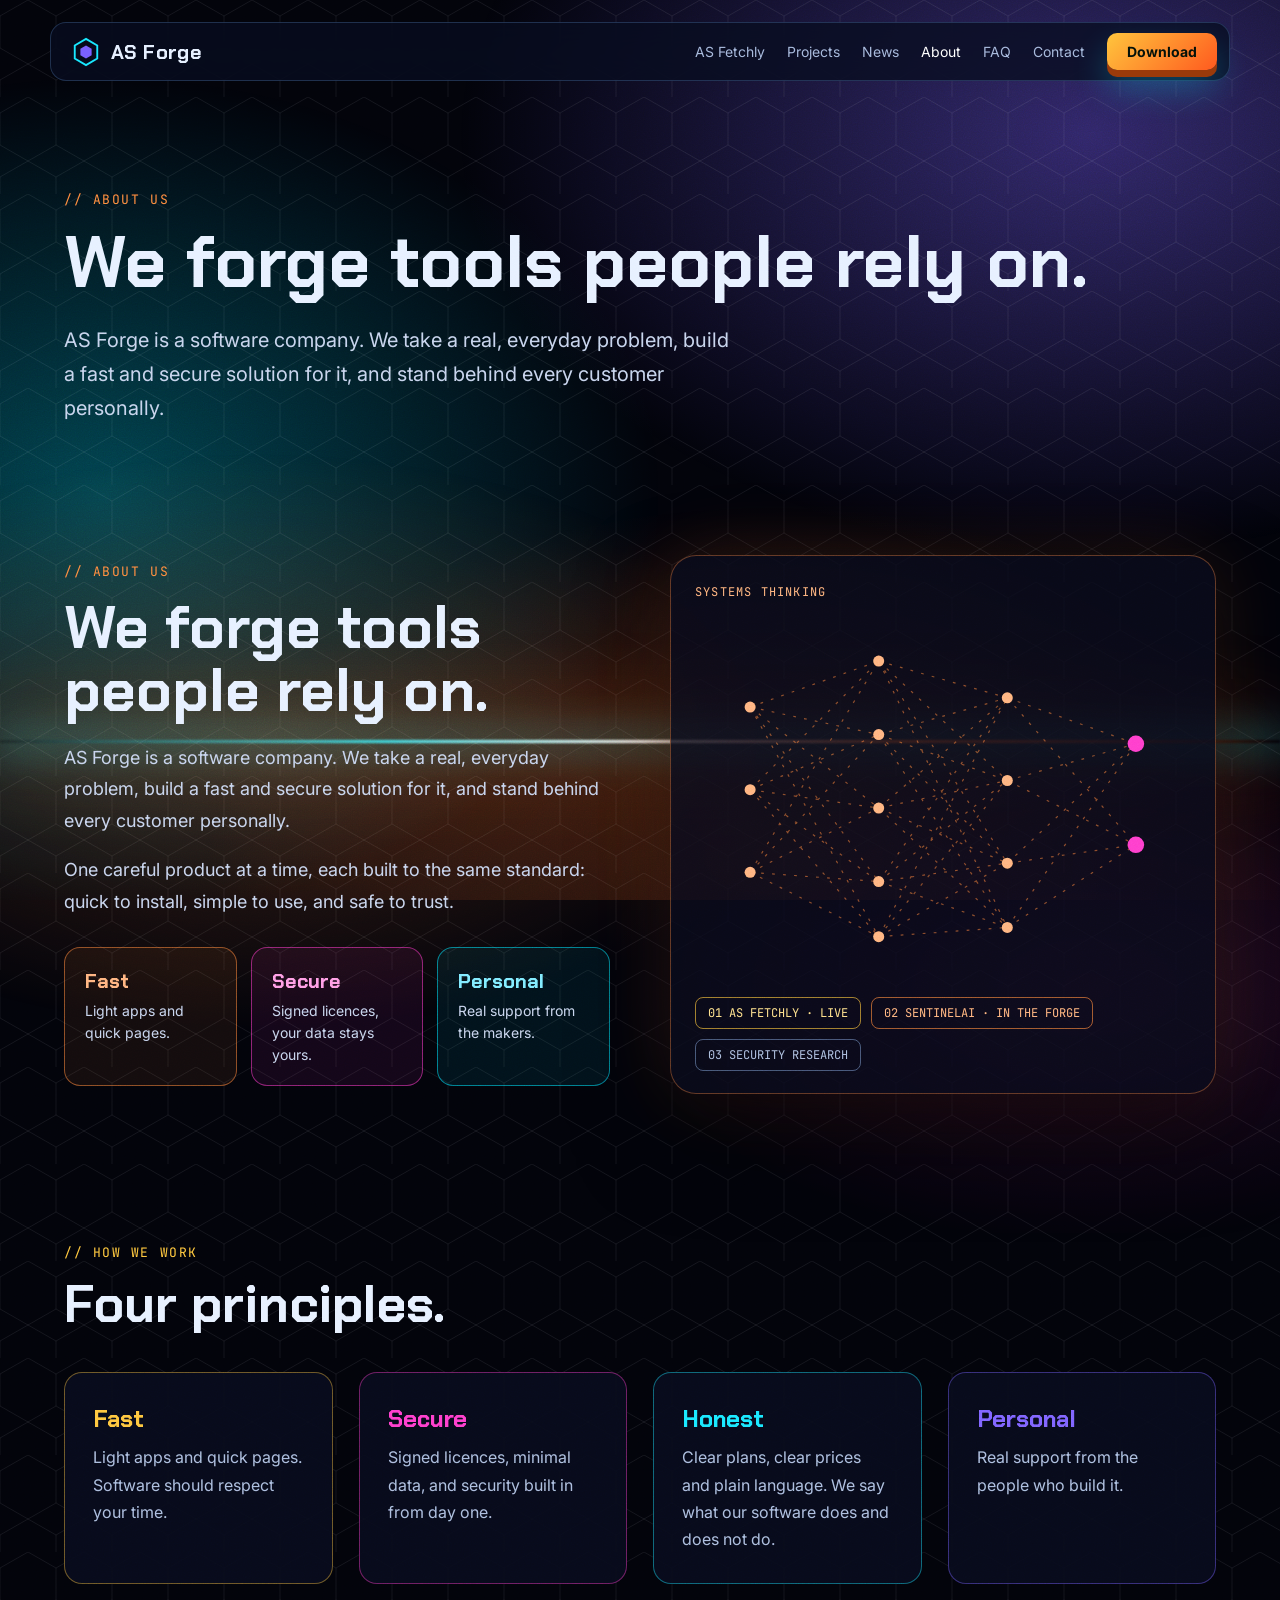
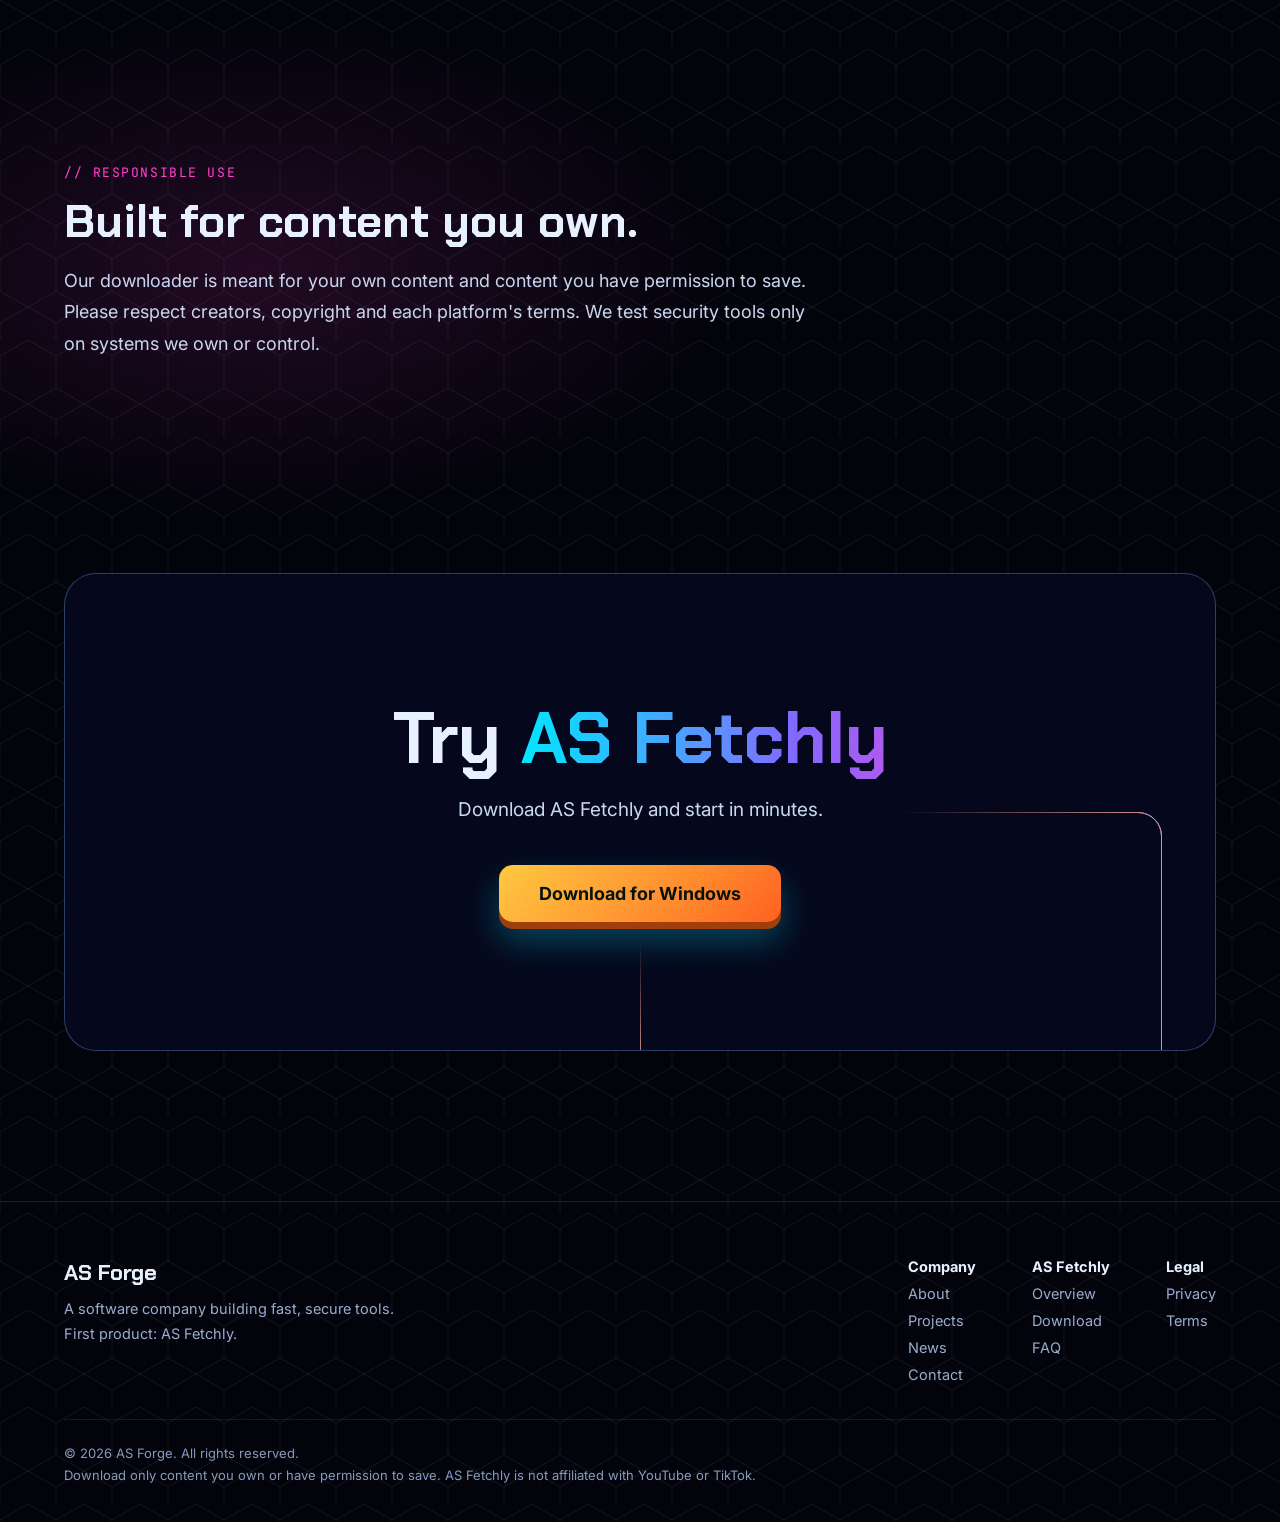
<file: about.html>
<!doctype html>
<html lang="en">
<head>
<meta charset="utf-8">
<meta name="viewport" content="width=device-width,initial-scale=1">
<title>About AS Forge | Software company</title>
<meta name="description" content="AS Forge is a software company building fast, secure tools. Learn who we are, what we build and how we work.">
<link rel="canonical" href="https://asforge.app/about">

<meta name="theme-color" content="#02030A">
<meta property="og:type" content="website">
<meta property="og:site_name" content="AS Forge">
<meta property="og:title" content="About AS Forge | Software company">
<meta property="og:description" content="AS Forge is a software company building fast, secure tools. Learn who we are, what we build and how we work.">
<meta property="og:url" content="https://asforge.app/about">
<meta property="og:image" content="https://asforge.app/assets/og.png">
<meta name="twitter:card" content="summary_large_image">
<link rel="icon" href="/assets/favicon.svg" type="image/svg+xml">
<link rel="preconnect" href="https://fonts.googleapis.com">
<link rel="preconnect" href="https://fonts.gstatic.com" crossorigin>
<link rel="stylesheet" href="https://fonts.googleapis.com/css2?family=Chakra+Petch:wght@500;600;700&family=Inter:wght@400;500;600&family=JetBrains+Mono:wght@400;500&display=swap">
<link rel="stylesheet" href="/css/site.css">
<script type="application/ld+json">{"@context": "https://schema.org", "@type": "Organization", "name": "AS Forge", "url": "https://asforge.app", "logo": "https://asforge.app/assets/favicon.svg", "description": "AS Forge is a software company building fast, secure desktop tools."}</script>
</head>
<body>
<a class="skip" href="#main">Skip to content</a>
<div class="site">
<div class="top"></div>
<div class="nebula"></div>
<div class="hex" style="position:absolute;inset:0;pointer-events:none"></div>
<div class="streak"></div>
<div class="grain"></div>
<header style="position:relative;z-index:5;display:flex;justify-content:center;padding:22px clamp(16px,4vw,40px) 0">
<div style="display:flex;flex-wrap:wrap;align-items:center;justify-content:space-between;gap:14px 28px;width:100%;max-width:1180px;box-sizing:border-box;padding:10px 12px 10px 20px;border-radius:16px;background:rgba(8,14,32,.78);border:1px solid rgba(120,180,255,.22);backdrop-filter:blur(14px)">
<a href="/" class="hd" aria-label="AS Forge home" style="display:flex;align-items:center;gap:10px;font-weight:700;font-size:20px;letter-spacing:.02em"><svg width="30" height="30" viewBox="0 0 32 32" aria-hidden="true"><path d="M16 2l12 7v14l-12 7L4 23V9z" fill="none" stroke="#19E8FF" stroke-width="2"/><path d="M16 9l6 3.5v7L16 23l-6-3.5v-7z" fill="#7B61FF"/></svg>AS Forge</a>
<nav class="nav" aria-label="Main" style="display:flex;flex-wrap:wrap;align-items:center;gap:8px 22px;font-size:14px;color:#A9BBDD"><a href="/fetchly">AS Fetchly</a><a href="/projects">Projects</a><a href="/news">News</a><a href="/about" aria-current="page" class="cur">About</a><a href="/faq">FAQ</a><a href="/contact">Contact</a>
<a class="b3d" href="/fetchly#download" style="background:linear-gradient(135deg,#FFC53D,#FF5A1F);--sh:#9a3a0a;color:#04120A;font-weight:700;padding:10px 20px;border-radius:10px">Download</a></nav>
</div></header>
<main id="main">
<section style="position:relative;z-index:2;padding:110px clamp(20px,5vw,72px) 40px;max-width:1280px;margin:0 auto;width:100%;box-sizing:border-box">
<div class="mono r1" style="font-size:13px;letter-spacing:.12em;color:#FF8A3D;margin-bottom:18px">// ABOUT US</div>
<h1 class="hd r2" style="margin:0 0 22px;font-weight:700;font-size:clamp(38px,5.6vw,76px);line-height:1.04;text-wrap:balance">We forge tools people rely on.</h1>
<p class="r3" style="margin:0 0 30px;max-width:680px;font-size:clamp(17px,1.8vw,20px);line-height:1.7;color:#C5D2EC">AS Forge is a software company. We take a real, everyday problem, build a fast and secure solution for it, and stand behind every customer personally.</p></section><section id="about" style="position:relative;z-index:2;padding:60px clamp(20px,5vw,72px);max-width:1280px;margin:0 auto;width:100%;box-sizing:border-box">
<div class="amb" style="background:radial-gradient(800px 420px at 20% 40%,rgba(255,138,61,.28),transparent 70%),radial-gradient(700px 380px at 85% 70%,rgba(255,61,203,.18),transparent 70%)"></div>
<div style="position:relative;display:flex;flex-wrap:wrap;gap:60px;align-items:center">
<div class="fl" style="flex:1 1 420px;min-width:0">
<div class="mono" style="font-size:13px;letter-spacing:.12em;color:#FF8A3D;margin-bottom:16px">// ABOUT US</div>
<h2 class="hd" style="margin:0 0 20px;font-weight:700;font-size:clamp(32px,4.8vw,60px);line-height:1.05;text-wrap:balance">We forge tools people rely on.</h2>
<p style="margin:0 0 18px;font-size:18px;line-height:1.75;color:#C5D2EC">AS Forge is a software company. We take a real, everyday problem, build a fast and secure solution for it, and stand behind every customer personally.</p>
<p style="margin:0 0 30px;font-size:18px;line-height:1.75;color:#C5D2EC">One careful product at a time, each built to the same standard: quick to install, simple to use, and safe to trust.</p>
<div style="display:grid;grid-template-columns:repeat(auto-fit,minmax(150px,1fr));gap:14px">
<div class="panel" style="border:1px solid rgba(255,138,61,.5);border-radius:16px;padding:20px;background:rgba(255,138,61,.07)"><div class="hd" style="font-weight:700;font-size:20px;color:#FFB27D;margin-bottom:6px">Fast</div><div style="font-size:14px;line-height:1.55;color:#C5D2EC">Light apps and quick pages.</div></div>
<div class="panel" style="border:1px solid rgba(255,61,203,.5);border-radius:16px;padding:20px;background:rgba(255,61,203,.07)"><div class="hd" style="font-weight:700;font-size:20px;color:#FF9BE4;margin-bottom:6px">Secure</div><div style="font-size:14px;line-height:1.55;color:#C5D2EC">Signed licences, your data stays yours.</div></div>
<div class="panel" style="border:1px solid rgba(0,229,255,.5);border-radius:16px;padding:20px;background:rgba(0,229,255,.07)"><div class="hd" style="font-weight:700;font-size:20px;color:#7DEBFF;margin-bottom:6px">Personal</div><div style="font-size:14px;line-height:1.55;color:#C5D2EC">Real support from the makers.</div></div>
</div>
</div>
<div class="fr" style="flex:1 1 420px;min-width:0">
<div class="panel" style="border-radius:26px;border:1px solid rgba(255,138,61,.35);background:rgba(10,12,28,.82);padding:28px 24px 22px;box-shadow:0 40px 90px rgba(0,0,0,.5),0 0 80px rgba(255,138,61,.14)">
<div class="mono" style="font-size:12px;letter-spacing:.1em;color:#FFB27D;margin-bottom:6px">SYSTEMS THINKING</div>
<svg viewBox="0 0 540 420" style="display:block;width:100%;height:auto" aria-hidden="true">
<path class="flow2" d="M60 110L200 60M60 110L200 140M60 110L200 220M60 110L200 300M60 110L200 360M60 200L200 60M60 200L200 140M60 200L200 220M60 200L200 300M60 200L200 360M60 290L200 60M60 290L200 140M60 290L200 220M60 290L200 300M60 290L200 360M200 60L340 100M200 60L340 190M200 60L340 280M200 60L340 350M200 140L340 100M200 140L340 190M200 140L340 280M200 140L340 350M200 220L340 100M200 220L340 190M200 220L340 280M200 220L340 350M200 300L340 100M200 300L340 190M200 300L340 280M200 300L340 350M200 360L340 100M200 360L340 190M200 360L340 280M200 360L340 350M340 100L480 150M340 100L480 260M340 190L480 150M340 190L480 260M340 280L480 150M340 280L480 260M340 350L480 150M340 350L480 260" stroke="#FF8A3D" stroke-opacity=".5" stroke-width="1.3" fill="none"/>
<g fill="#FFB27D">
<circle class="node" cx="60" cy="110" r="6"/><circle class="node" style="animation-delay:-.4s" cx="60" cy="200" r="6"/><circle class="node" style="animation-delay:-.8s" cx="60" cy="290" r="6"/>
<circle class="node" style="animation-delay:-1.2s" cx="200" cy="60" r="6"/><circle class="node" style="animation-delay:-1.6s" cx="200" cy="140" r="6"/><circle class="node" style="animation-delay:-2s" cx="200" cy="220" r="6"/><circle class="node" style="animation-delay:-2.4s" cx="200" cy="300" r="6"/><circle class="node" style="animation-delay:-.2s" cx="200" cy="360" r="6"/>
<circle class="node" style="animation-delay:-.6s" cx="340" cy="100" r="6"/><circle class="node" style="animation-delay:-1s" cx="340" cy="190" r="6"/><circle class="node" style="animation-delay:-1.4s" cx="340" cy="280" r="6"/><circle class="node" style="animation-delay:-1.8s" cx="340" cy="350" r="6"/>
</g>
<g fill="#FF3DCB"><circle class="node" style="animation-delay:-.3s" cx="480" cy="150" r="9"/><circle class="node" style="animation-delay:-1.3s" cx="480" cy="260" r="9"/></g>
</svg>
<div style="display:flex;flex-wrap:wrap;gap:10px;margin-top:6px">
<span class="mono" style="font-size:12px;padding:7px 12px;border-radius:8px;border:1px solid rgba(255,197,61,.6);color:#FFE08A">01 AS FETCHLY · LIVE</span>
<span class="mono" style="font-size:12px;padding:7px 12px;border-radius:8px;border:1px solid rgba(255,138,61,.6);color:#FFB27D">02 SENTINELAI · IN THE FORGE</span>
<span class="mono" style="font-size:12px;padding:7px 12px;border-radius:8px;border:1px solid rgba(160,200,255,.4);color:#A9BBDD">03 SECURITY RESEARCH</span>
</div>
</div>
</div>
</div>
</section><section style="position:relative;z-index:2;padding:90px clamp(20px,5vw,72px);max-width:1280px;margin:0 auto;width:100%;box-sizing:border-box"><div style="position:relative"><div class="mono" style="font-size:13px;letter-spacing:.12em;color:#FFC53D;margin-bottom:16px">// HOW WE WORK</div><h2 class="hd" style="margin:0 0 40px;font-weight:700;font-size:clamp(30px,4.4vw,52px);line-height:1.06">Four principles.</h2><div style="display:grid;grid-template-columns:repeat(auto-fit,minmax(250px,1fr));gap:26px"><div class="panel fu1" style="min-width:0;border-radius:18px;border:1px solid #FFC53D66;background:rgba(8,12,28,.9);padding:30px 28px;box-sizing:border-box"><div class="hd" style="font-weight:700;font-size:24px;color:#FFC53D;margin-bottom:10px">Fast</div><p style="margin:0;color:#A9BBDD;line-height:1.7">Light apps and quick pages. Software should respect your time.</p></div><div class="panel fu1" style="min-width:0;border-radius:18px;border:1px solid #FF3DCB66;background:rgba(8,12,28,.9);padding:30px 28px;box-sizing:border-box"><div class="hd" style="font-weight:700;font-size:24px;color:#FF3DCB;margin-bottom:10px">Secure</div><p style="margin:0;color:#A9BBDD;line-height:1.7">Signed licences, minimal data, and security built in from day one.</p></div><div class="panel fu1" style="min-width:0;border-radius:18px;border:1px solid #19E8FF66;background:rgba(8,12,28,.9);padding:30px 28px;box-sizing:border-box"><div class="hd" style="font-weight:700;font-size:24px;color:#19E8FF;margin-bottom:10px">Honest</div><p style="margin:0;color:#A9BBDD;line-height:1.7">Clear plans, clear prices and plain language. We say what our software does and does not do.</p></div><div class="panel fu1" style="min-width:0;border-radius:18px;border:1px solid #7B61FF66;background:rgba(8,12,28,.9);padding:30px 28px;box-sizing:border-box"><div class="hd" style="font-weight:700;font-size:24px;color:#7B61FF;margin-bottom:10px">Personal</div><p style="margin:0;color:#A9BBDD;line-height:1.7">Real support from the people who build it.</p></div></div></div></section><section style="position:relative;z-index:2;padding:90px clamp(20px,5vw,72px);max-width:1280px;margin:0 auto;width:100%;box-sizing:border-box"><div class="amb" style="background:radial-gradient(700px 360px at 20% 50%,rgba(255,61,203,.16),transparent 70%)"></div><div style="position:relative"><div class="mono" style="font-size:13px;letter-spacing:.12em;color:#FF3DCB;margin-bottom:16px">// RESPONSIBLE USE</div><h2 class="hd" style="margin:0 0 18px;font-weight:700;font-size:clamp(28px,4vw,46px);line-height:1.08">Built for content you own.</h2><p style="margin:0 0 14px;max-width:760px;font-size:18px;line-height:1.75;color:#C5D2EC">Our downloader is meant for your own content and content you have permission to save. Please respect creators, copyright and each platform's terms. We test security tools only on systems we own or control.</p></div></section><section style="position:relative;z-index:2;padding:110px clamp(20px,5vw,72px) 150px;max-width:1280px;margin:0 auto;width:100%;box-sizing:border-box">
<div class="in3d" style="position:relative;overflow:hidden;border-radius:32px;border:1px solid rgba(120,180,255,.3);background:#04071A;padding:clamp(70px,10vw,150px) 24px;text-align:center">
<div class="tun"></div><div class="tun" style="animation-delay:-1.75s;border-color:rgba(123,97,255,.6)"></div><div class="tun" style="animation-delay:-3.5s;border-color:rgba(255,61,203,.55)"></div><div class="tun" style="animation-delay:-5.25s;border-color:rgba(255,197,61,.5)"></div>
<div style="position:absolute;inset:0;background:radial-gradient(520px 260px at 50% 50%,#04071A 50%,transparent);pointer-events:none"></div>
<div style="position:relative">
<h2 class="hd" style="margin:0 0 18px;font-weight:700;font-size:clamp(34px,5.6vw,76px);line-height:1.04;text-wrap:balance">Try <span class="g" style="background-image:linear-gradient(90deg,#00E5FF,#7B61FF,#FF3DCB,#FF8A3D,#00E5FF);-webkit-background-clip:text;background-clip:text;color:transparent">AS Fetchly</span></h2>
<p style="margin:0 auto 40px;max-width:460px;font-size:19px;line-height:1.6;color:#C6D4F0">Download AS Fetchly and start in minutes.</p>
<a class="b3d" href="#download" style="background:linear-gradient(135deg,#FFC53D,#FF5A1F);--sh:#9a3a0a;color:#04120A;font-weight:700;font-size:18px;padding:18px 40px;border-radius:14px">Download for Windows</a>
</div>
</div>
</section>
</main>
<footer style="position:relative;z-index:2;border-top:1px solid rgba(120,180,255,.16);padding:56px clamp(20px,5vw,72px) 36px;box-sizing:border-box">
<div style="max-width:1180px;margin:0 auto;display:flex;flex-wrap:wrap;gap:40px 64px;justify-content:space-between">
<div style="flex:1 1 280px;min-width:0"><div class="hd" style="font-weight:700;font-size:22px;margin-bottom:10px">AS Forge</div><p style="margin:0;font-size:14.5px;line-height:1.7;color:#93A4C7;max-width:340px">A software company building fast, secure tools. First product: AS Fetchly.</p></div>
<nav class="fnav" aria-label="Footer" style="display:flex;flex-wrap:wrap;gap:36px 56px;font-size:14.5px">
<div style="display:flex;flex-direction:column;gap:10px"><b style="color:#E6F0FF">Company</b><a href="/about">About</a><a href="/projects">Projects</a><a href="/news">News</a><a href="/contact">Contact</a></div>
<div style="display:flex;flex-direction:column;gap:10px"><b style="color:#E6F0FF">AS Fetchly</b><a href="/fetchly">Overview</a><a href="/fetchly#download">Download</a><a href="/faq">FAQ</a></div>
<div style="display:flex;flex-direction:column;gap:10px"><b style="color:#E6F0FF">Legal</b><a href="/privacy">Privacy</a><a href="/terms">Terms</a></div>
</nav></div>
<div style="max-width:1180px;margin:36px auto 0;padding-top:22px;border-top:1px solid rgba(120,180,255,.12);font-size:13px;line-height:1.7;color:#7F91B5">
<div>© <span data-year>2026</span> AS Forge. All rights reserved.</div>
<div>Download only content you own or have permission to save. AS Fetchly is not affiliated with YouTube or TikTok.</div></div>
</footer>
</div>
<script src="/js/site.js" defer></script>
</body>
</html>
</file>
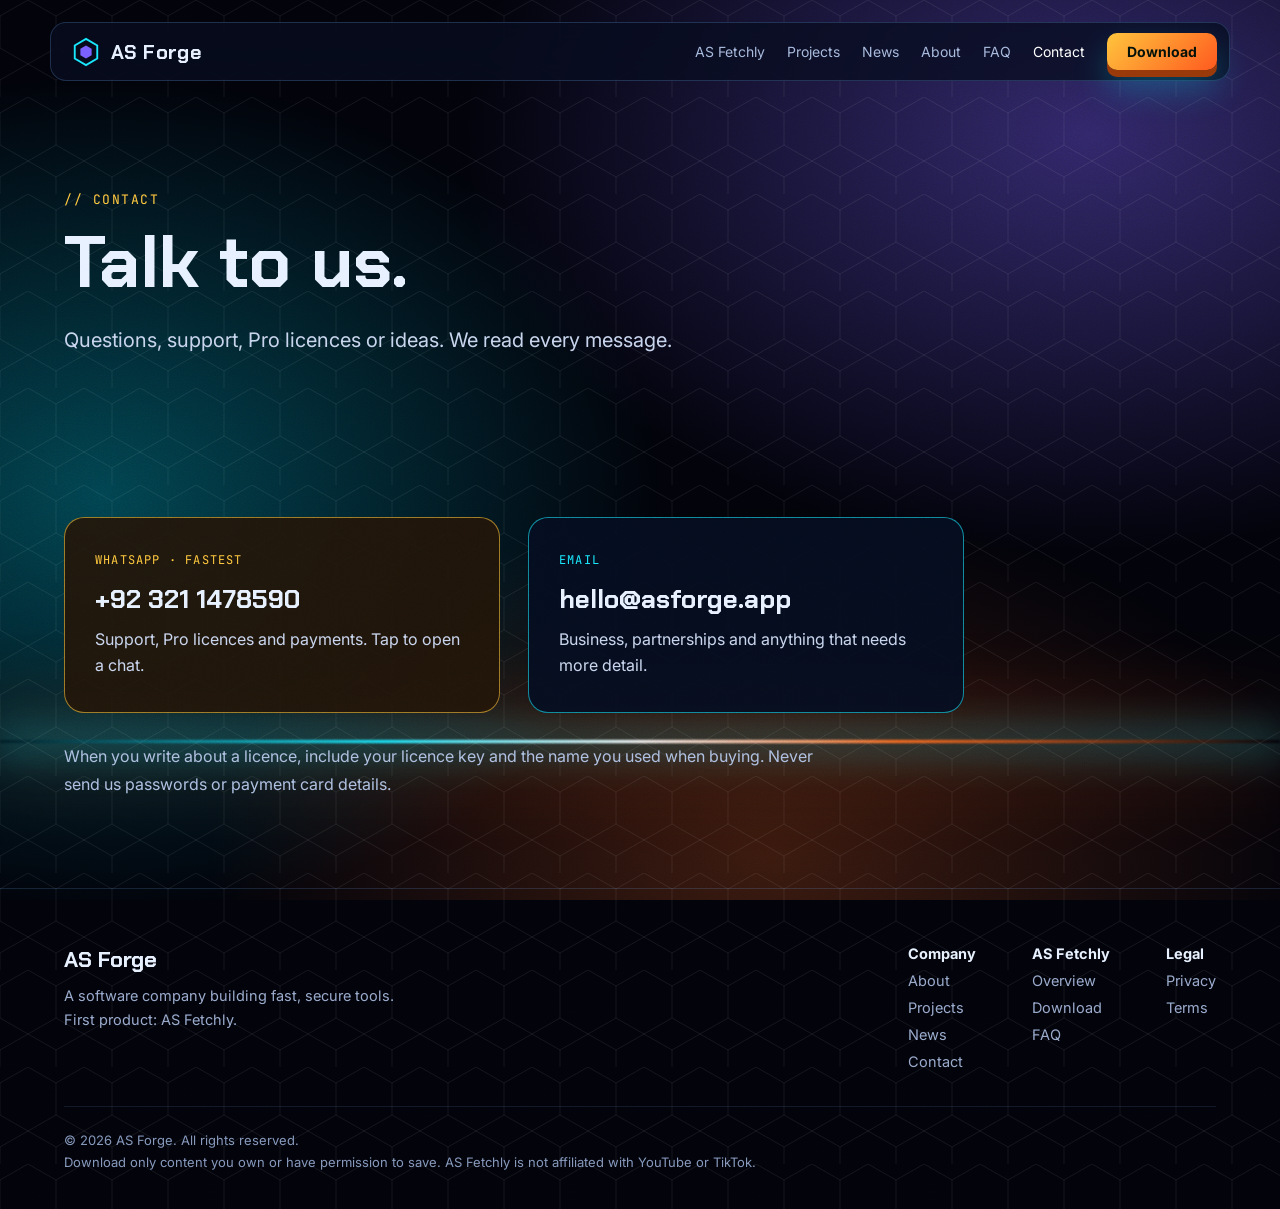
<file: contact.html>
<!doctype html>
<html lang="en">
<head>
<meta charset="utf-8">
<meta name="viewport" content="width=device-width,initial-scale=1">
<title>Contact | AS Forge</title>
<meta name="description" content="Contact AS Forge for AS Fetchly support, Pro licences and business enquiries via WhatsApp or email.">
<link rel="canonical" href="https://asforge.app/contact">

<meta name="theme-color" content="#02030A">
<meta property="og:type" content="website">
<meta property="og:site_name" content="AS Forge">
<meta property="og:title" content="Contact | AS Forge">
<meta property="og:description" content="Contact AS Forge for AS Fetchly support, Pro licences and business enquiries via WhatsApp or email.">
<meta property="og:url" content="https://asforge.app/contact">
<meta property="og:image" content="https://asforge.app/assets/og.png">
<meta name="twitter:card" content="summary_large_image">
<link rel="icon" href="/assets/favicon.svg" type="image/svg+xml">
<link rel="preconnect" href="https://fonts.googleapis.com">
<link rel="preconnect" href="https://fonts.gstatic.com" crossorigin>
<link rel="stylesheet" href="https://fonts.googleapis.com/css2?family=Chakra+Petch:wght@500;600;700&family=Inter:wght@400;500;600&family=JetBrains+Mono:wght@400;500&display=swap">
<link rel="stylesheet" href="/css/site.css">
<script type="application/ld+json">{"@context": "https://schema.org", "@type": "Organization", "name": "AS Forge", "url": "https://asforge.app", "logo": "https://asforge.app/assets/favicon.svg", "description": "AS Forge is a software company building fast, secure desktop tools."}</script>
</head>
<body>
<a class="skip" href="#main">Skip to content</a>
<div class="site">
<div class="top"></div>
<div class="nebula"></div>
<div class="hex" style="position:absolute;inset:0;pointer-events:none"></div>
<div class="streak"></div>
<div class="grain"></div>
<header style="position:relative;z-index:5;display:flex;justify-content:center;padding:22px clamp(16px,4vw,40px) 0">
<div style="display:flex;flex-wrap:wrap;align-items:center;justify-content:space-between;gap:14px 28px;width:100%;max-width:1180px;box-sizing:border-box;padding:10px 12px 10px 20px;border-radius:16px;background:rgba(8,14,32,.78);border:1px solid rgba(120,180,255,.22);backdrop-filter:blur(14px)">
<a href="/" class="hd" aria-label="AS Forge home" style="display:flex;align-items:center;gap:10px;font-weight:700;font-size:20px;letter-spacing:.02em"><svg width="30" height="30" viewBox="0 0 32 32" aria-hidden="true"><path d="M16 2l12 7v14l-12 7L4 23V9z" fill="none" stroke="#19E8FF" stroke-width="2"/><path d="M16 9l6 3.5v7L16 23l-6-3.5v-7z" fill="#7B61FF"/></svg>AS Forge</a>
<nav class="nav" aria-label="Main" style="display:flex;flex-wrap:wrap;align-items:center;gap:8px 22px;font-size:14px;color:#A9BBDD"><a href="/fetchly">AS Fetchly</a><a href="/projects">Projects</a><a href="/news">News</a><a href="/about">About</a><a href="/faq">FAQ</a><a href="/contact" aria-current="page" class="cur">Contact</a>
<a class="b3d" href="/fetchly#download" style="background:linear-gradient(135deg,#FFC53D,#FF5A1F);--sh:#9a3a0a;color:#04120A;font-weight:700;padding:10px 20px;border-radius:10px">Download</a></nav>
</div></header>
<main id="main">
<section style="position:relative;z-index:2;padding:110px clamp(20px,5vw,72px) 40px;max-width:1280px;margin:0 auto;width:100%;box-sizing:border-box">
<div class="mono r1" style="font-size:13px;letter-spacing:.12em;color:#FFC53D;margin-bottom:18px">// CONTACT</div>
<h1 class="hd r2" style="margin:0 0 22px;font-weight:700;font-size:clamp(38px,5.6vw,76px);line-height:1.04;text-wrap:balance">Talk to us.</h1>
<p class="r3" style="margin:0 0 30px;max-width:680px;font-size:clamp(17px,1.8vw,20px);line-height:1.7;color:#C5D2EC">Questions, support, Pro licences or ideas. We read every message.</p></section><section style="position:relative;z-index:2;padding:90px clamp(20px,5vw,72px);max-width:1280px;margin:0 auto;width:100%;box-sizing:border-box"><div style="position:relative"><div style="display:grid;grid-template-columns:repeat(auto-fit,minmax(280px,1fr));gap:28px;max-width:900px">
<a class="panel" data-wa href="https://wa.me/923211478590" style="display:block;border-radius:20px;border:1px solid rgba(255,197,61,.55);background:rgba(34,20,8,.9);padding:34px 30px"><div class="mono" style="font-size:12px;color:#FFC53D;letter-spacing:.1em;margin-bottom:14px">WHATSAPP · FASTEST</div><div class="hd" style="font-weight:700;font-size:26px;margin-bottom:10px">+92 321 1478590</div><p style="margin:0;color:#C5D2EC;line-height:1.65">Support, Pro licences and payments. Tap to open a chat.</p></a>
<a class="panel" data-mail href="mailto:hello@asforge.app" style="display:block;border-radius:20px;border:1px solid rgba(25,232,255,.55);background:rgba(5,14,32,.92);padding:34px 30px"><div class="mono" style="font-size:12px;color:#19E8FF;letter-spacing:.1em;margin-bottom:14px">EMAIL</div><div class="hd" style="font-weight:700;font-size:26px;margin-bottom:10px">hello@asforge.app</div><p style="margin:0;color:#C5D2EC;line-height:1.65">Business, partnerships and anything that needs more detail.</p></a></div>
<p style="margin:30px 0 0;max-width:760px;color:#A9BBDD;line-height:1.7">When you write about a licence, include your licence key and the name you used when buying. Never send us passwords or payment card details.</p></div></section>
</main>
<footer style="position:relative;z-index:2;border-top:1px solid rgba(120,180,255,.16);padding:56px clamp(20px,5vw,72px) 36px;box-sizing:border-box">
<div style="max-width:1180px;margin:0 auto;display:flex;flex-wrap:wrap;gap:40px 64px;justify-content:space-between">
<div style="flex:1 1 280px;min-width:0"><div class="hd" style="font-weight:700;font-size:22px;margin-bottom:10px">AS Forge</div><p style="margin:0;font-size:14.5px;line-height:1.7;color:#93A4C7;max-width:340px">A software company building fast, secure tools. First product: AS Fetchly.</p></div>
<nav class="fnav" aria-label="Footer" style="display:flex;flex-wrap:wrap;gap:36px 56px;font-size:14.5px">
<div style="display:flex;flex-direction:column;gap:10px"><b style="color:#E6F0FF">Company</b><a href="/about">About</a><a href="/projects">Projects</a><a href="/news">News</a><a href="/contact">Contact</a></div>
<div style="display:flex;flex-direction:column;gap:10px"><b style="color:#E6F0FF">AS Fetchly</b><a href="/fetchly">Overview</a><a href="/fetchly#download">Download</a><a href="/faq">FAQ</a></div>
<div style="display:flex;flex-direction:column;gap:10px"><b style="color:#E6F0FF">Legal</b><a href="/privacy">Privacy</a><a href="/terms">Terms</a></div>
</nav></div>
<div style="max-width:1180px;margin:36px auto 0;padding-top:22px;border-top:1px solid rgba(120,180,255,.12);font-size:13px;line-height:1.7;color:#7F91B5">
<div>© <span data-year>2026</span> AS Forge. All rights reserved.</div>
<div>Download only content you own or have permission to save. AS Fetchly is not affiliated with YouTube or TikTok.</div></div>
</footer>
</div>
<script src="/js/site.js" defer></script>
</body>
</html>
</file>
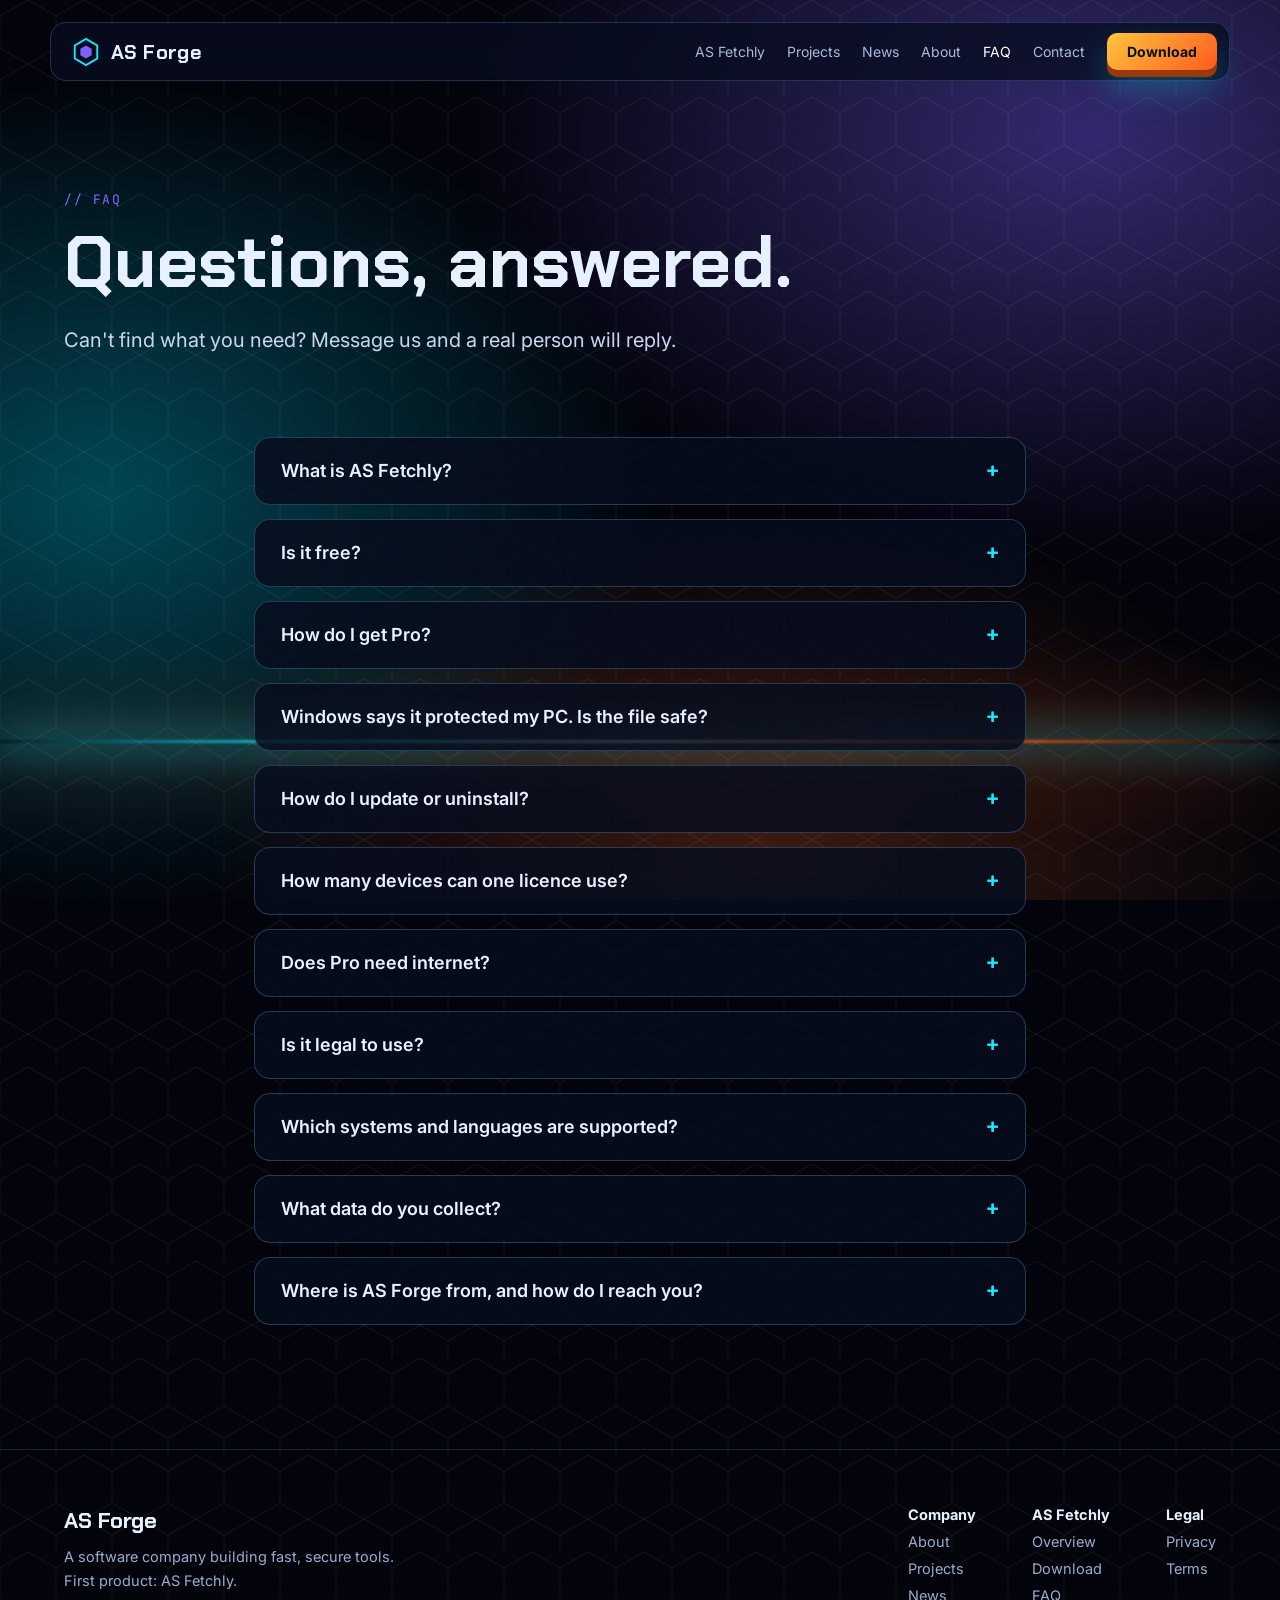
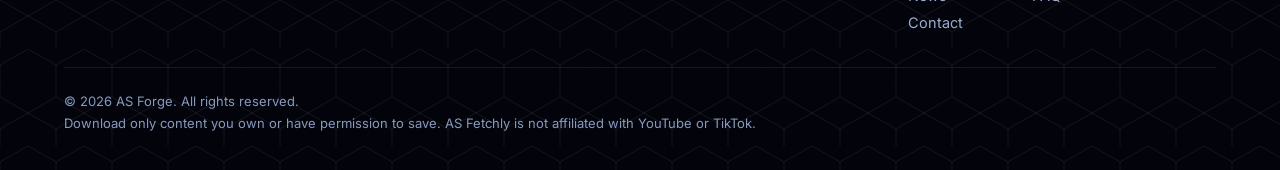
<file: faq.html>
<!doctype html>
<html lang="en">
<head>
<meta charset="utf-8">
<meta name="viewport" content="width=device-width,initial-scale=1">
<title>FAQ | AS Fetchly and AS Forge</title>
<meta name="description" content="Answers about AS Fetchly: pricing, Pro licences, installation, Windows SmartScreen, updates, devices and privacy.">
<link rel="canonical" href="https://asforge.app/faq">

<meta name="theme-color" content="#02030A">
<meta property="og:type" content="website">
<meta property="og:site_name" content="AS Forge">
<meta property="og:title" content="FAQ | AS Fetchly and AS Forge">
<meta property="og:description" content="Answers about AS Fetchly: pricing, Pro licences, installation, Windows SmartScreen, updates, devices and privacy.">
<meta property="og:url" content="https://asforge.app/faq">
<meta property="og:image" content="https://asforge.app/assets/og.png">
<meta name="twitter:card" content="summary_large_image">
<link rel="icon" href="/assets/favicon.svg" type="image/svg+xml">
<link rel="preconnect" href="https://fonts.googleapis.com">
<link rel="preconnect" href="https://fonts.gstatic.com" crossorigin>
<link rel="stylesheet" href="https://fonts.googleapis.com/css2?family=Chakra+Petch:wght@500;600;700&family=Inter:wght@400;500;600&family=JetBrains+Mono:wght@400;500&display=swap">
<link rel="stylesheet" href="/css/site.css">
<script type="application/ld+json">{"@context": "https://schema.org", "@type": "Organization", "name": "AS Forge", "url": "https://asforge.app", "logo": "https://asforge.app/assets/favicon.svg", "description": "AS Forge is a software company building fast, secure desktop tools."}</script>
<script type="application/ld+json">{"@context": "https://schema.org", "@type": "FAQPage", "mainEntity": [{"@type": "Question", "name": "What is AS Fetchly?", "acceptedAnswer": {"@type": "Answer", "text": "A Windows app that downloads YouTube and TikTok videos, playlists and whole profiles in quality from 144p up to 4K, in MP4, MKV, WebM, MP3 or M4A."}}, {"@type": "Question", "name": "Is it free?", "acceptedAnswer": {"@type": "Answer", "text": "Yes, there is a free plan for single videos up to 720p. Pro unlocks playlists and profiles, saved accounts with daily auto-download, video cutting and quality up to 4K."}}, {"@type": "Question", "name": "How do I get Pro?", "acceptedAnswer": {"@type": "Answer", "text": "Message us on WhatsApp. After payment (JazzCash or Easypaisa) you receive a licence key to enter inside the app."}}, {"@type": "Question", "name": "Windows says it protected my PC. Is the file safe?", "acceptedAnswer": {"@type": "Answer", "text": "Windows shows this for new publishers that have not yet bought a code-signing certificate. Click More info, then Run anyway. Only download from this website or our official releases page."}}, {"@type": "Question", "name": "How do I update or uninstall?", "acceptedAnswer": {"@type": "Answer", "text": "Run the newer setup file and it replaces the old version automatically. To uninstall, use Windows Settings, Apps, or the Uninstall button in the app."}}, {"@type": "Question", "name": "How many devices can one licence use?", "acceptedAnswer": {"@type": "Answer", "text": "Each key allows a limited number of devices, set when you buy. If you change your computer, contact us and we will move it."}}, {"@type": "Question", "name": "Does Pro need internet?", "acceptedAnswer": {"@type": "Answer", "text": "The licence is checked online from time to time. If you are offline, it keeps working for up to 7 days."}}, {"@type": "Question", "name": "Is it legal to use?", "acceptedAnswer": {"@type": "Answer", "text": "Download only content you own or have permission to save, and follow each platform's terms. You are responsible for how you use the software."}}, {"@type": "Question", "name": "Which systems and languages are supported?", "acceptedAnswer": {"@type": "Answer", "text": "Windows 10 and 11 (64-bit). The app is available in English and Urdu."}}, {"@type": "Question", "name": "What data do you collect?", "acceptedAnswer": {"@type": "Answer", "text": "AS Fetchly runs on your computer. For Pro, we receive your licence key and a device ID to verify the licence. See the Privacy page for details."}}, {"@type": "Question", "name": "Where is AS Forge from, and how do I reach you?", "acceptedAnswer": {"@type": "Answer", "text": "See the Contact page for WhatsApp and email."}}]}</script>
</head>
<body>
<a class="skip" href="#main">Skip to content</a>
<div class="site">
<div class="top"></div>
<div class="nebula"></div>
<div class="hex" style="position:absolute;inset:0;pointer-events:none"></div>
<div class="streak"></div>
<div class="grain"></div>
<header style="position:relative;z-index:5;display:flex;justify-content:center;padding:22px clamp(16px,4vw,40px) 0">
<div style="display:flex;flex-wrap:wrap;align-items:center;justify-content:space-between;gap:14px 28px;width:100%;max-width:1180px;box-sizing:border-box;padding:10px 12px 10px 20px;border-radius:16px;background:rgba(8,14,32,.78);border:1px solid rgba(120,180,255,.22);backdrop-filter:blur(14px)">
<a href="/" class="hd" aria-label="AS Forge home" style="display:flex;align-items:center;gap:10px;font-weight:700;font-size:20px;letter-spacing:.02em"><svg width="30" height="30" viewBox="0 0 32 32" aria-hidden="true"><path d="M16 2l12 7v14l-12 7L4 23V9z" fill="none" stroke="#19E8FF" stroke-width="2"/><path d="M16 9l6 3.5v7L16 23l-6-3.5v-7z" fill="#7B61FF"/></svg>AS Forge</a>
<nav class="nav" aria-label="Main" style="display:flex;flex-wrap:wrap;align-items:center;gap:8px 22px;font-size:14px;color:#A9BBDD"><a href="/fetchly">AS Fetchly</a><a href="/projects">Projects</a><a href="/news">News</a><a href="/about">About</a><a href="/faq" aria-current="page" class="cur">FAQ</a><a href="/contact">Contact</a>
<a class="b3d" href="/fetchly#download" style="background:linear-gradient(135deg,#FFC53D,#FF5A1F);--sh:#9a3a0a;color:#04120A;font-weight:700;padding:10px 20px;border-radius:10px">Download</a></nav>
</div></header>
<main id="main">
<section style="position:relative;z-index:2;padding:110px clamp(20px,5vw,72px) 40px;max-width:1280px;margin:0 auto;width:100%;box-sizing:border-box">
<div class="mono r1" style="font-size:13px;letter-spacing:.12em;color:#7B61FF;margin-bottom:18px">// FAQ</div>
<h1 class="hd r2" style="margin:0 0 22px;font-weight:700;font-size:clamp(38px,5.6vw,76px);line-height:1.04;text-wrap:balance">Questions, answered.</h1>
<p class="r3" style="margin:0 0 30px;max-width:680px;font-size:clamp(17px,1.8vw,20px);line-height:1.7;color:#C5D2EC">Can't find what you need? Message us and a real person will reply.</p></section><section style="position:relative;z-index:2;padding:10px clamp(20px,5vw,72px) 110px;max-width:900px;margin:0 auto;width:100%;box-sizing:border-box"><details class="faq"><summary>What is AS Fetchly?</summary><p>A Windows app that downloads YouTube and TikTok videos, playlists and whole profiles in quality from 144p up to 4K, in MP4, MKV, WebM, MP3 or M4A.</p></details><details class="faq"><summary>Is it free?</summary><p>Yes, there is a free plan for single videos up to 720p. Pro unlocks playlists and profiles, saved accounts with daily auto-download, video cutting and quality up to 4K.</p></details><details class="faq"><summary>How do I get Pro?</summary><p>Message us on WhatsApp. After payment (JazzCash or Easypaisa) you receive a licence key to enter inside the app.</p></details><details class="faq"><summary>Windows says it protected my PC. Is the file safe?</summary><p>Windows shows this for new publishers that have not yet bought a code-signing certificate. Click More info, then Run anyway. Only download from this website or our official releases page.</p></details><details class="faq"><summary>How do I update or uninstall?</summary><p>Run the newer setup file and it replaces the old version automatically. To uninstall, use Windows Settings, Apps, or the Uninstall button in the app.</p></details><details class="faq"><summary>How many devices can one licence use?</summary><p>Each key allows a limited number of devices, set when you buy. If you change your computer, contact us and we will move it.</p></details><details class="faq"><summary>Does Pro need internet?</summary><p>The licence is checked online from time to time. If you are offline, it keeps working for up to 7 days.</p></details><details class="faq"><summary>Is it legal to use?</summary><p>Download only content you own or have permission to save, and follow each platform's terms. You are responsible for how you use the software.</p></details><details class="faq"><summary>Which systems and languages are supported?</summary><p>Windows 10 and 11 (64-bit). The app is available in English and Urdu.</p></details><details class="faq"><summary>What data do you collect?</summary><p>AS Fetchly runs on your computer. For Pro, we receive your licence key and a device ID to verify the licence. See the Privacy page for details.</p></details><details class="faq"><summary>Where is AS Forge from, and how do I reach you?</summary><p>See the Contact page for WhatsApp and email.</p></details></section>
</main>
<footer style="position:relative;z-index:2;border-top:1px solid rgba(120,180,255,.16);padding:56px clamp(20px,5vw,72px) 36px;box-sizing:border-box">
<div style="max-width:1180px;margin:0 auto;display:flex;flex-wrap:wrap;gap:40px 64px;justify-content:space-between">
<div style="flex:1 1 280px;min-width:0"><div class="hd" style="font-weight:700;font-size:22px;margin-bottom:10px">AS Forge</div><p style="margin:0;font-size:14.5px;line-height:1.7;color:#93A4C7;max-width:340px">A software company building fast, secure tools. First product: AS Fetchly.</p></div>
<nav class="fnav" aria-label="Footer" style="display:flex;flex-wrap:wrap;gap:36px 56px;font-size:14.5px">
<div style="display:flex;flex-direction:column;gap:10px"><b style="color:#E6F0FF">Company</b><a href="/about">About</a><a href="/projects">Projects</a><a href="/news">News</a><a href="/contact">Contact</a></div>
<div style="display:flex;flex-direction:column;gap:10px"><b style="color:#E6F0FF">AS Fetchly</b><a href="/fetchly">Overview</a><a href="/fetchly#download">Download</a><a href="/faq">FAQ</a></div>
<div style="display:flex;flex-direction:column;gap:10px"><b style="color:#E6F0FF">Legal</b><a href="/privacy">Privacy</a><a href="/terms">Terms</a></div>
</nav></div>
<div style="max-width:1180px;margin:36px auto 0;padding-top:22px;border-top:1px solid rgba(120,180,255,.12);font-size:13px;line-height:1.7;color:#7F91B5">
<div>© <span data-year>2026</span> AS Forge. All rights reserved.</div>
<div>Download only content you own or have permission to save. AS Fetchly is not affiliated with YouTube or TikTok.</div></div>
</footer>
</div>
<script src="/js/site.js" defer></script>
</body>
</html>
</file>
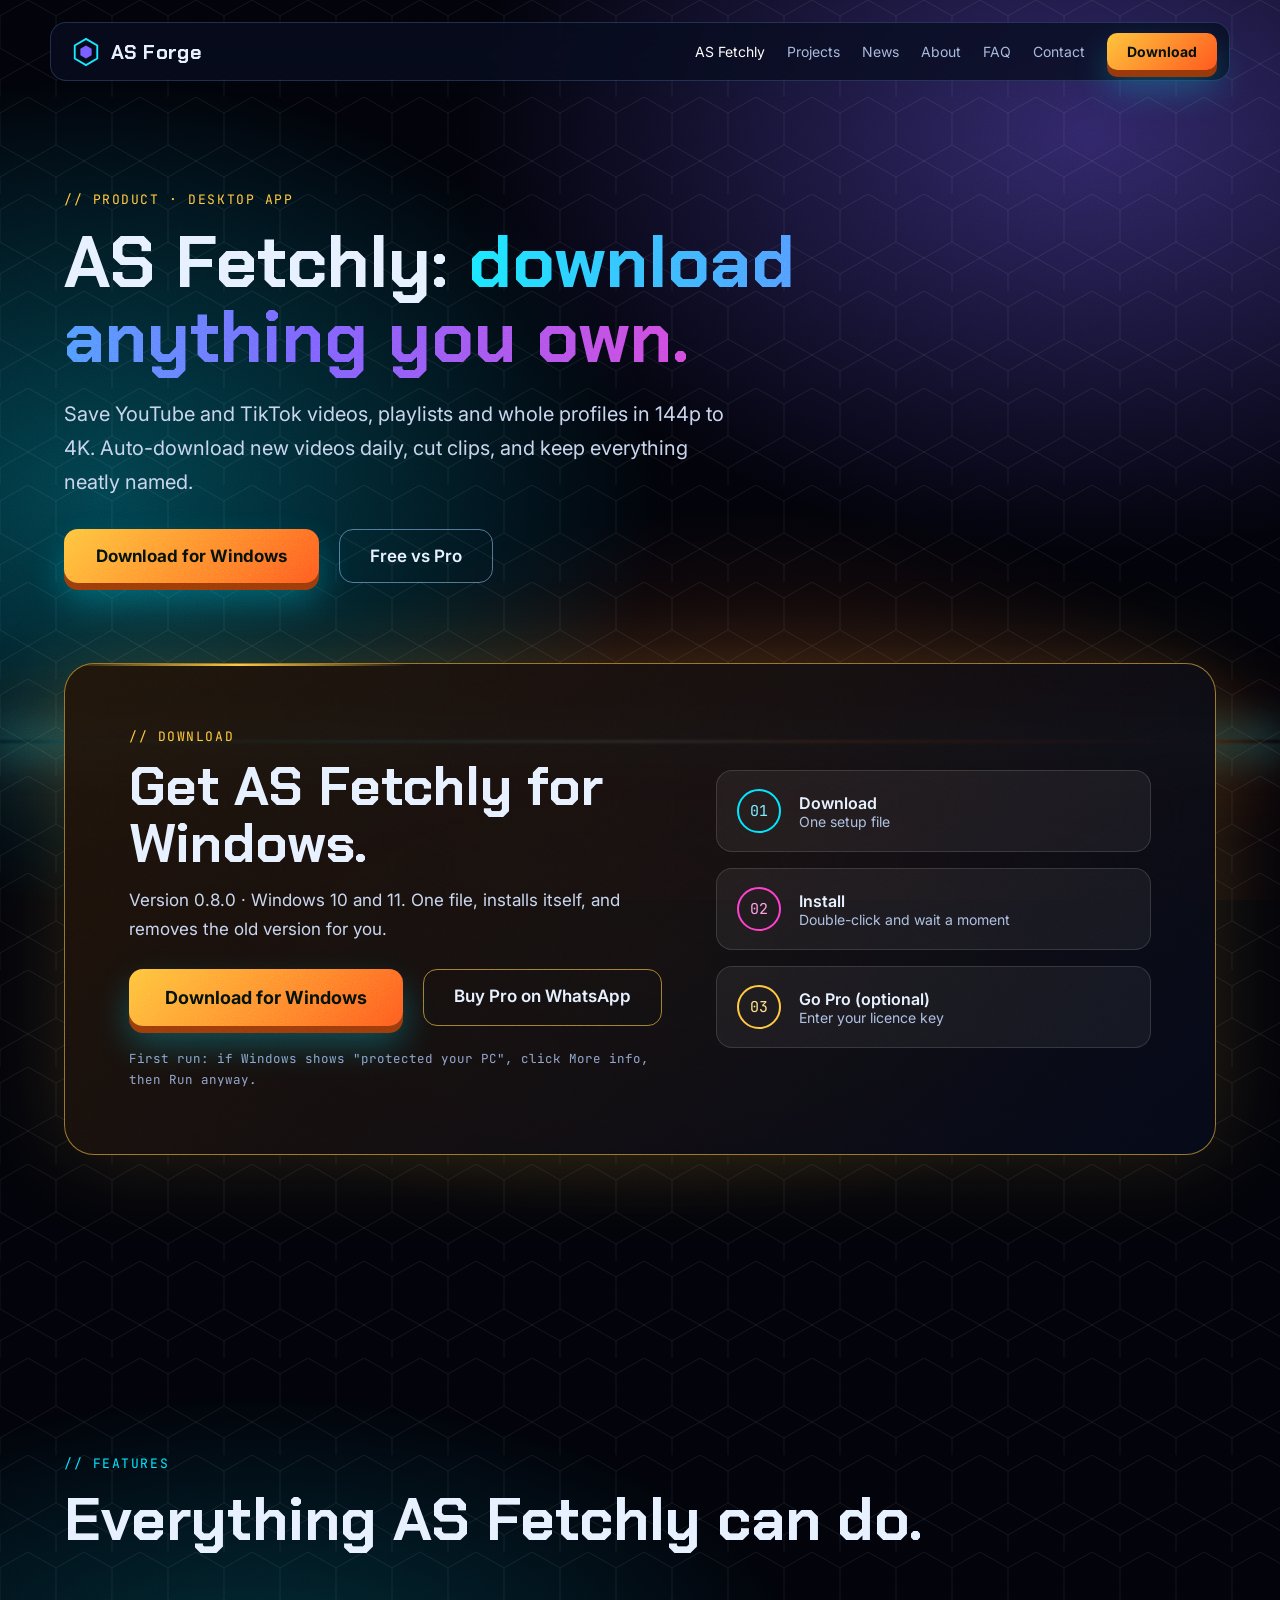
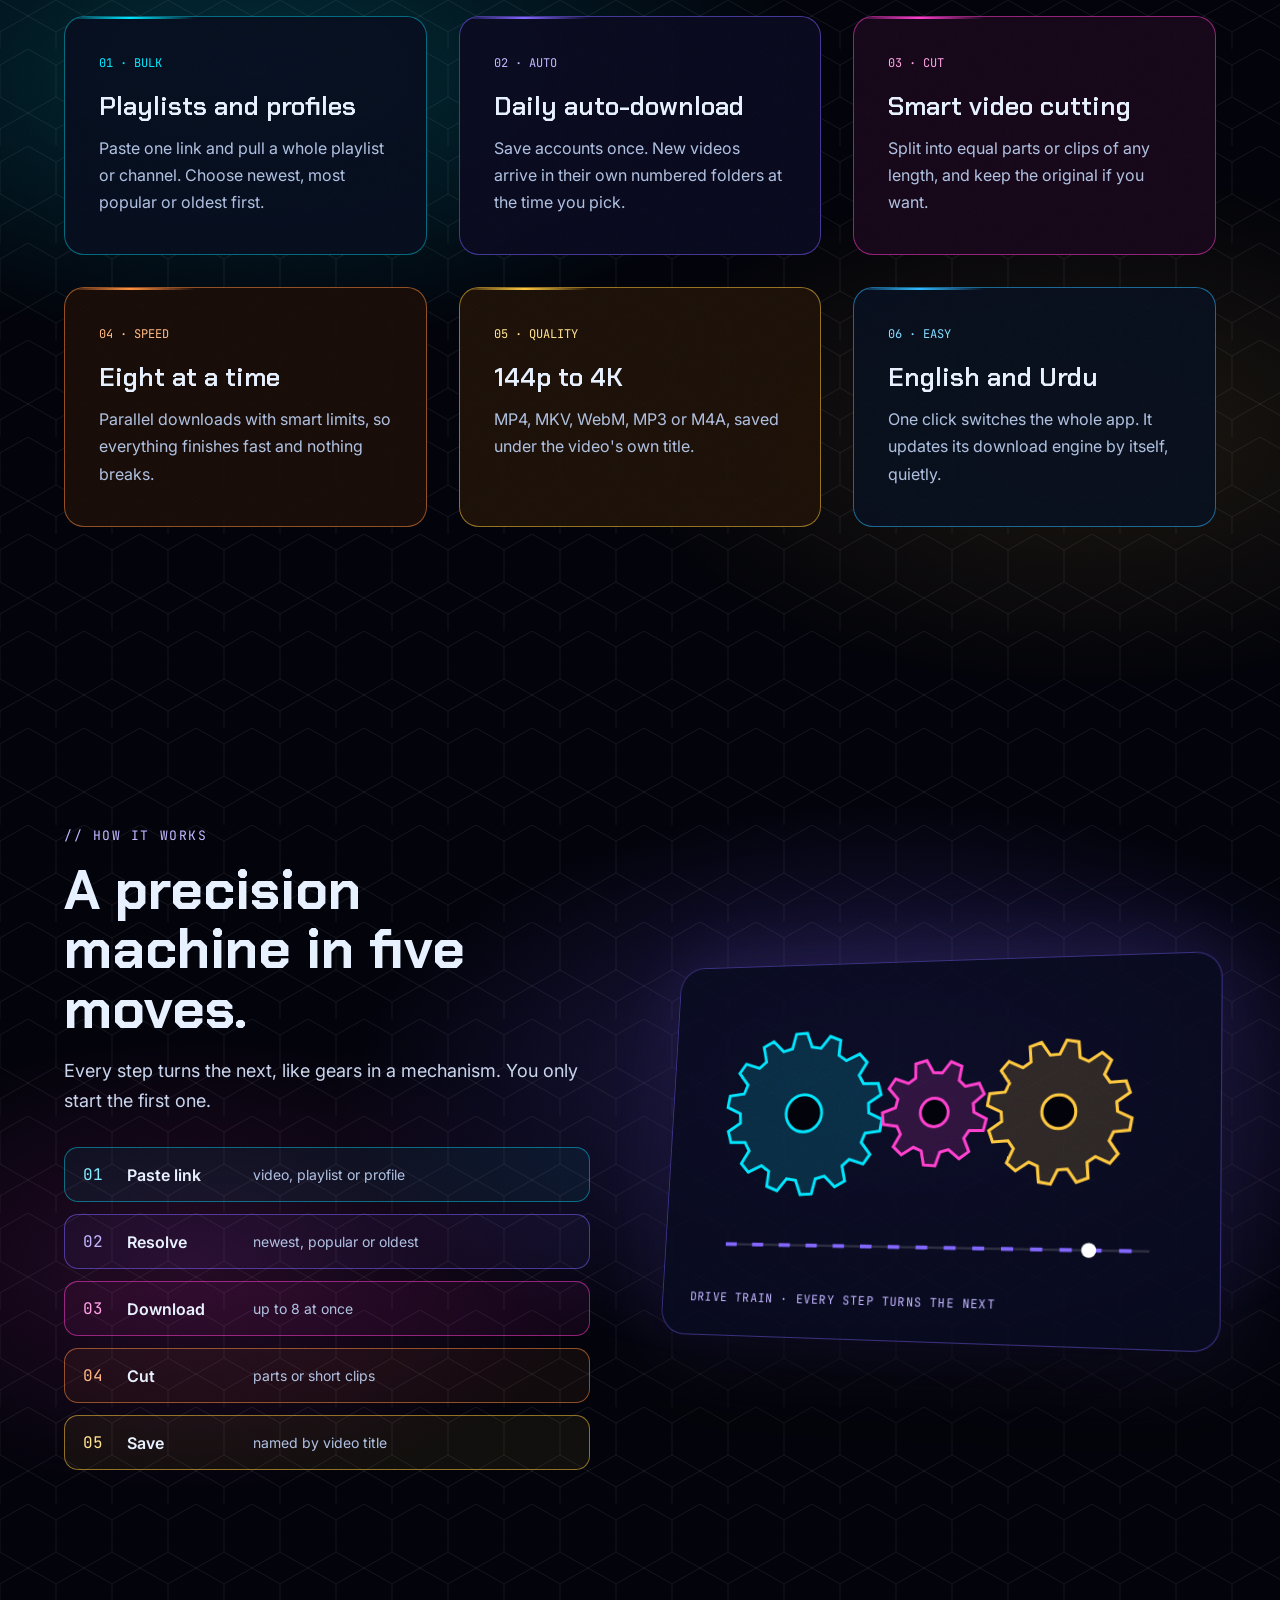
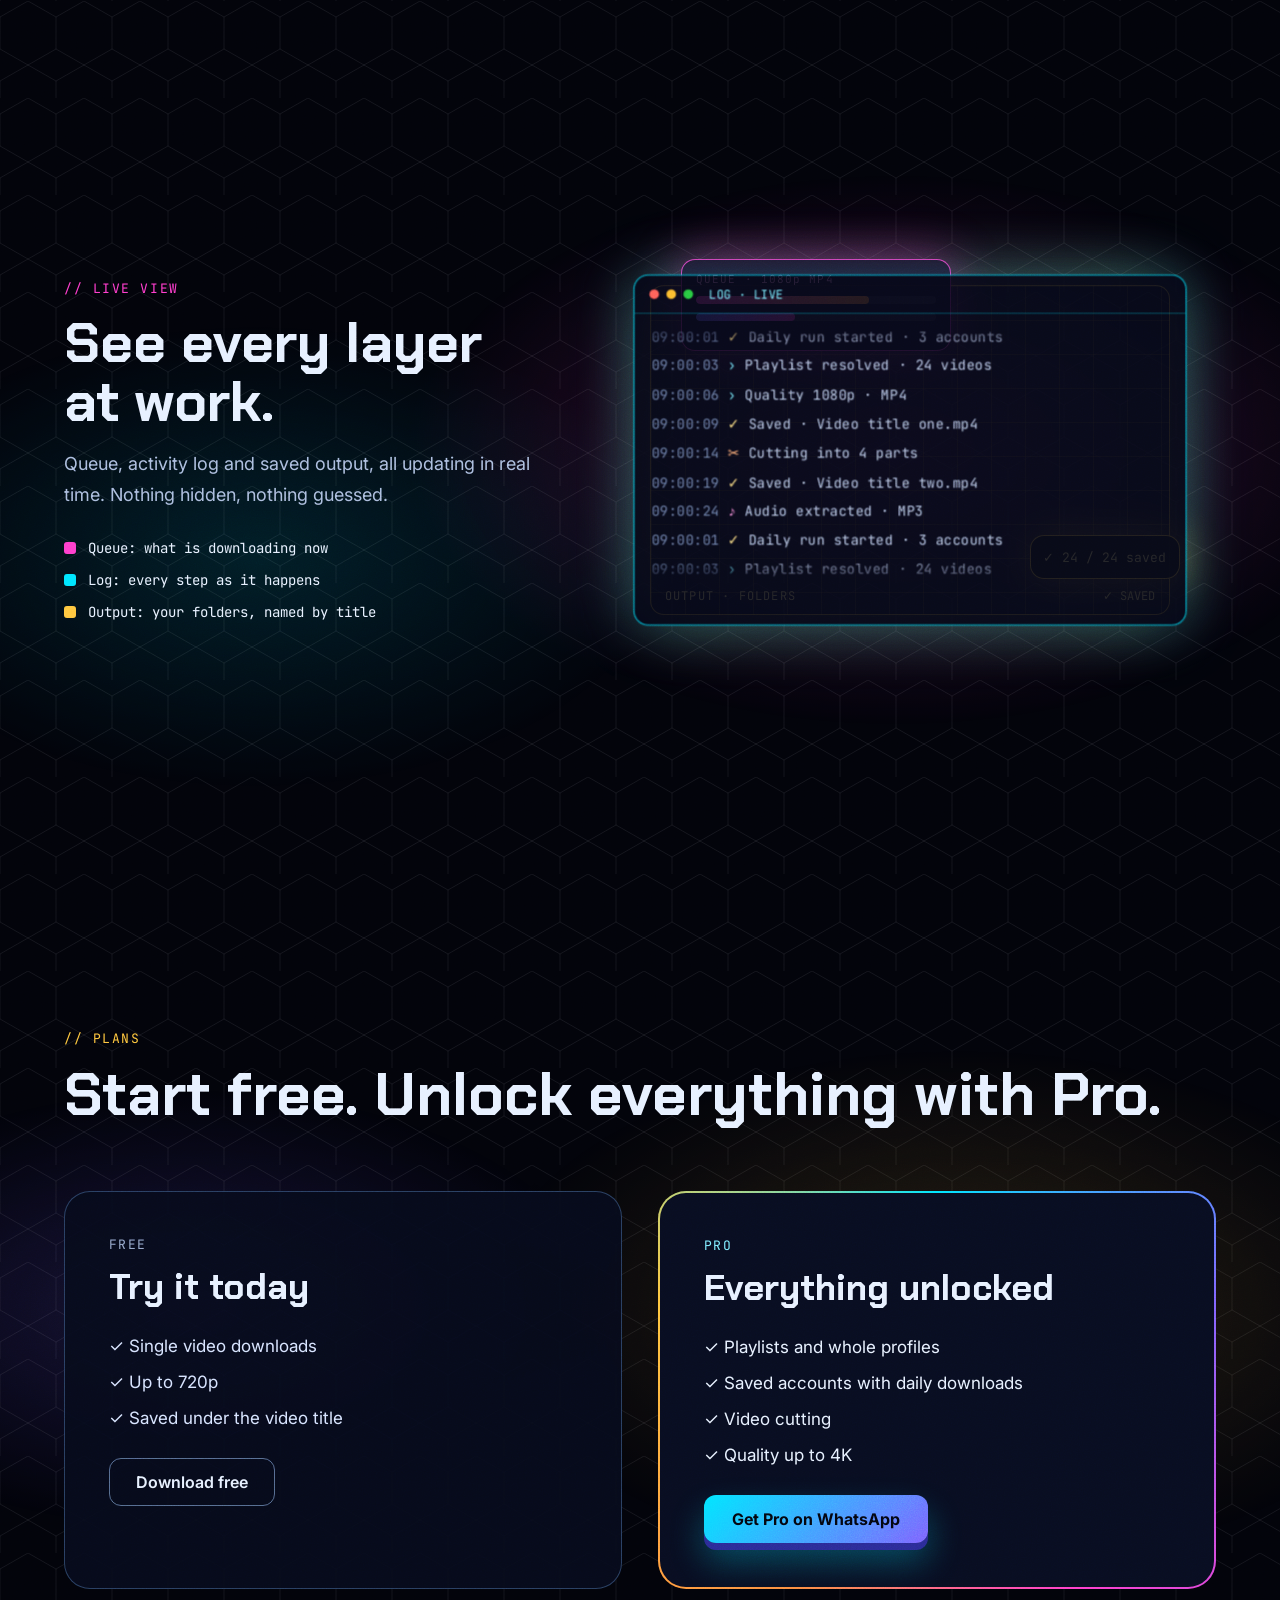
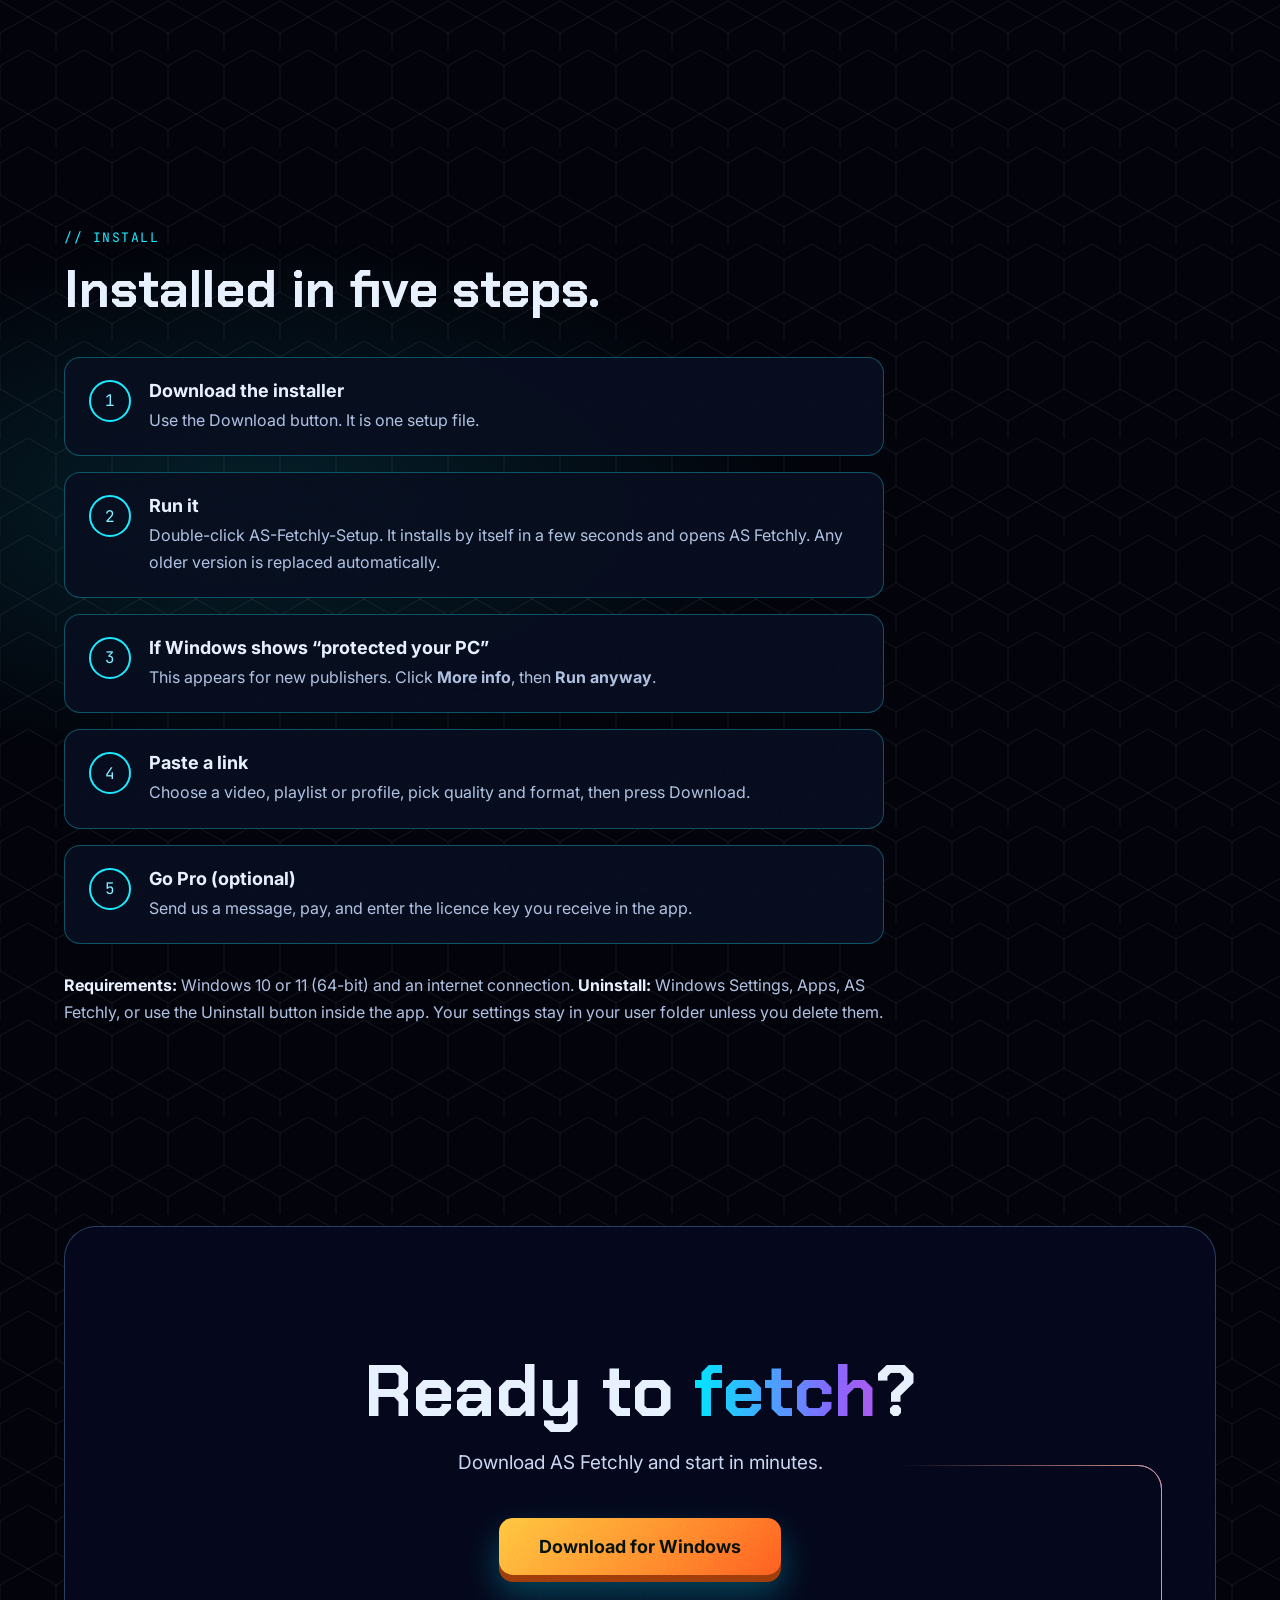
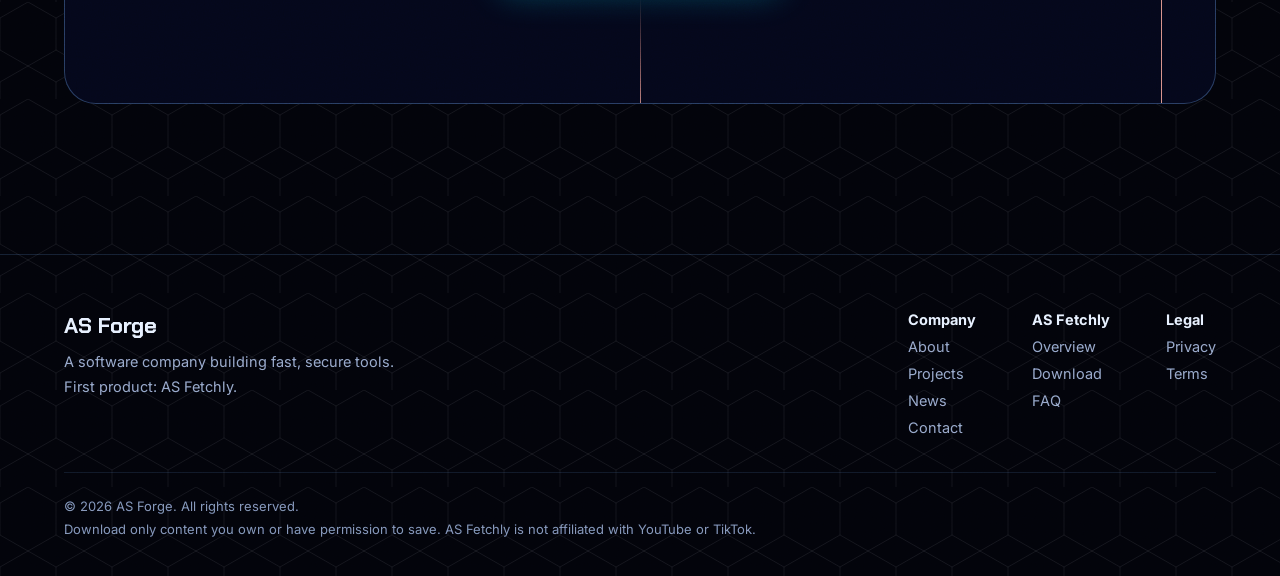
<file: fetchly.html>
<!doctype html>
<html lang="en">
<head>
<meta charset="utf-8">
<meta name="viewport" content="width=device-width,initial-scale=1">
<title>AS Fetchly | YouTube and TikTok downloader for Windows | AS Forge</title>
<meta name="description" content="AS Fetchly downloads YouTube and TikTok videos, playlists and profiles in up to 4K. Auto-download, video cutting, English and Urdu. Free to start.">
<link rel="canonical" href="https://asforge.app/fetchly">

<meta name="theme-color" content="#02030A">
<meta property="og:type" content="website">
<meta property="og:site_name" content="AS Forge">
<meta property="og:title" content="AS Fetchly | YouTube and TikTok downloader for Windows | AS Forge">
<meta property="og:description" content="AS Fetchly downloads YouTube and TikTok videos, playlists and profiles in up to 4K. Auto-download, video cutting, English and Urdu. Free to start.">
<meta property="og:url" content="https://asforge.app/fetchly">
<meta property="og:image" content="https://asforge.app/assets/og.png">
<meta name="twitter:card" content="summary_large_image">
<link rel="icon" href="/assets/favicon.svg" type="image/svg+xml">
<link rel="preconnect" href="https://fonts.googleapis.com">
<link rel="preconnect" href="https://fonts.gstatic.com" crossorigin>
<link rel="stylesheet" href="https://fonts.googleapis.com/css2?family=Chakra+Petch:wght@500;600;700&family=Inter:wght@400;500;600&family=JetBrains+Mono:wght@400;500&display=swap">
<link rel="stylesheet" href="/css/site.css">
<script type="application/ld+json">{"@context": "https://schema.org", "@type": "Organization", "name": "AS Forge", "url": "https://asforge.app", "logo": "https://asforge.app/assets/favicon.svg", "description": "AS Forge is a software company building fast, secure desktop tools."}</script>
<script type="application/ld+json">{"@context": "https://schema.org", "@type": "SoftwareApplication", "name": "AS Fetchly", "operatingSystem": "Windows 10, Windows 11", "applicationCategory": "MultimediaApplication", "publisher": {"@type": "Organization", "name": "AS Forge"}, "description": "Windows app to download YouTube and TikTok videos, playlists and profiles up to 4K, with auto-download and video cutting.", "offers": {"@type": "Offer", "price": "0", "priceCurrency": "USD", "description": "Free plan available, Pro on request"}}</script>
</head>
<body>
<a class="skip" href="#main">Skip to content</a>
<div class="site">
<div class="top"></div>
<div class="nebula"></div>
<div class="hex" style="position:absolute;inset:0;pointer-events:none"></div>
<div class="streak"></div>
<div class="grain"></div>
<header style="position:relative;z-index:5;display:flex;justify-content:center;padding:22px clamp(16px,4vw,40px) 0">
<div style="display:flex;flex-wrap:wrap;align-items:center;justify-content:space-between;gap:14px 28px;width:100%;max-width:1180px;box-sizing:border-box;padding:10px 12px 10px 20px;border-radius:16px;background:rgba(8,14,32,.78);border:1px solid rgba(120,180,255,.22);backdrop-filter:blur(14px)">
<a href="/" class="hd" aria-label="AS Forge home" style="display:flex;align-items:center;gap:10px;font-weight:700;font-size:20px;letter-spacing:.02em"><svg width="30" height="30" viewBox="0 0 32 32" aria-hidden="true"><path d="M16 2l12 7v14l-12 7L4 23V9z" fill="none" stroke="#19E8FF" stroke-width="2"/><path d="M16 9l6 3.5v7L16 23l-6-3.5v-7z" fill="#7B61FF"/></svg>AS Forge</a>
<nav class="nav" aria-label="Main" style="display:flex;flex-wrap:wrap;align-items:center;gap:8px 22px;font-size:14px;color:#A9BBDD"><a href="/fetchly" aria-current="page" class="cur">AS Fetchly</a><a href="/projects">Projects</a><a href="/news">News</a><a href="/about">About</a><a href="/faq">FAQ</a><a href="/contact">Contact</a>
<a class="b3d" href="/fetchly#download" style="background:linear-gradient(135deg,#FFC53D,#FF5A1F);--sh:#9a3a0a;color:#04120A;font-weight:700;padding:10px 20px;border-radius:10px">Download</a></nav>
</div></header>
<main id="main">
<section style="position:relative;z-index:2;padding:110px clamp(20px,5vw,72px) 40px;max-width:1280px;margin:0 auto;width:100%;box-sizing:border-box">
<div class="mono r1" style="font-size:13px;letter-spacing:.12em;color:#FFC53D;margin-bottom:18px">// PRODUCT · DESKTOP APP</div>
<h1 class="hd r2" style="margin:0 0 22px;font-weight:700;font-size:clamp(38px,5.6vw,76px);line-height:1.04;text-wrap:balance">AS Fetchly: <span class="g" style="background-image:linear-gradient(90deg,#19E8FF,#7B61FF,#FF3DCB,#FF8A3D,#FFC53D,#19E8FF);-webkit-background-clip:text;background-clip:text;color:transparent">download anything you own.</span></h1>
<p class="r3" style="margin:0 0 30px;max-width:680px;font-size:clamp(17px,1.8vw,20px);line-height:1.7;color:#C5D2EC">Save YouTube and TikTok videos, playlists and whole profiles in 144p to 4K. Auto-download new videos daily, cut clips, and keep everything neatly named.</p><div style="display:flex;flex-wrap:wrap;gap:20px"><a class="b3d" data-dl href="https://drive.google.com/uc?export=download&id=1Zin_GlSMAL0MabE-aLyw9UVgbLyjiVEy" style="background:linear-gradient(135deg,#FFC53D,#FF5A1F);--sh:#9a3a0a;color:#04120A;font-weight:700;font-size:17px;padding:17px 32px;border-radius:14px">Download for Windows</a><a class="ghost" href="#plans" style="border:1.5px solid rgba(160,200,255,.5);color:#E6F0FF;font-weight:600;font-size:17px;padding:15.5px 30px;border-radius:14px">Free vs Pro</a></div></section><section id="download" style="position:relative;z-index:2;padding:40px clamp(20px,5vw,72px) 150px;max-width:1280px;margin:0 auto;width:100%;box-sizing:border-box">
<div class="amb" style="background:radial-gradient(800px 380px at 50% 50%,rgba(255,197,61,.22),transparent 70%)"></div>
<div class="in3d panel" style="position:relative;border-radius:30px;border:1.5px solid rgba(255,197,61,.55);background:linear-gradient(135deg,rgba(34,20,8,.92),rgba(5,10,26,.92));padding:clamp(32px,5vw,64px);box-shadow:0 0 90px rgba(255,197,61,.16)">
<div style="position:absolute;top:0;left:0;width:30%;height:2px;background:linear-gradient(90deg,transparent,#FFC53D,transparent)" class="sw"></div>
<div style="display:flex;flex-wrap:wrap;gap:44px;align-items:center">
<div style="flex:1.2 1 380px;min-width:0">
<div class="mono" style="font-size:13px;letter-spacing:.12em;color:#FFC53D;margin-bottom:14px">// DOWNLOAD</div>
<h2 class="hd" style="margin:0 0 14px;font-weight:700;font-size:clamp(30px,4.4vw,54px);line-height:1.05">Get AS Fetchly for Windows.</h2>
<p style="margin:0 0 26px;font-size:17px;line-height:1.65;color:#C5D2EC">Version <span data-ver>0.8.0</span> · Windows 10 and 11. One file, installs itself, and removes the old version for you.</p>
<div style="display:flex;flex-wrap:wrap;gap:20px;margin-bottom:22px">
<a class="b3d" data-dl href="https://drive.google.com/uc?export=download&id=1Zin_GlSMAL0MabE-aLyw9UVgbLyjiVEy" style="background:linear-gradient(135deg,#FFC53D,#FF5A1F);--sh:#9a3a0a;color:#04120A;font-weight:700;font-size:18px;padding:18px 36px;border-radius:14px">Download for Windows</a>
<a class="ghost" data-wa href="https://wa.me/923211478590" style="border:1.5px solid rgba(255,197,61,.6);color:#E6F0FF;font-weight:600;font-size:17px;padding:16.5px 30px;border-radius:14px">Buy Pro on WhatsApp</a>
</div>
<p class="mono" style="margin:0;font-size:12.5px;line-height:1.7;color:#8CA0C6">First run: if Windows shows "protected your PC", click More info, then Run anyway.</p>
</div>
<div style="flex:1 1 300px;min-width:0;display:flex;flex-direction:column;gap:16px">
<div style="display:flex;align-items:center;gap:18px;padding:18px 20px;border-radius:16px;background:rgba(255,255,255,.05);border:1px solid rgba(255,255,255,.12)"><span class="mono" style="width:40px;height:40px;border-radius:50%;border:2px solid #00E5FF;color:#7DEBFF;display:flex;align-items:center;justify-content:center;font-size:15px;flex:none">01</span><div><div style="font-weight:600">Download</div><div style="font-size:14px;color:#A9BBDD">One setup file</div></div></div>
<div style="display:flex;align-items:center;gap:18px;padding:18px 20px;border-radius:16px;background:rgba(255,255,255,.05);border:1px solid rgba(255,255,255,.12)"><span class="mono" style="width:40px;height:40px;border-radius:50%;border:2px solid #FF3DCB;color:#FF9BE4;display:flex;align-items:center;justify-content:center;font-size:15px;flex:none">02</span><div><div style="font-weight:600">Install</div><div style="font-size:14px;color:#A9BBDD">Double-click and wait a moment</div></div></div>
<div style="display:flex;align-items:center;gap:18px;padding:18px 20px;border-radius:16px;background:rgba(255,255,255,.05);border:1px solid rgba(255,255,255,.12)"><span class="mono" style="width:40px;height:40px;border-radius:50%;border:2px solid #FFC53D;color:#FFE08A;display:flex;align-items:center;justify-content:center;font-size:15px;flex:none">03</span><div><div style="font-weight:600">Go Pro (optional)</div><div style="font-size:14px;color:#A9BBDD">Enter your licence key</div></div></div>
</div>
</div>
</div>
</section><section id="specs" style="position:relative;z-index:2;padding:150px clamp(20px,5vw,72px);max-width:1280px;margin:0 auto;width:100%;box-sizing:border-box">
<div class="amb" style="background:radial-gradient(800px 400px at 20% 40%,rgba(0,229,255,.24),transparent 70%),radial-gradient(700px 380px at 85% 70%,rgba(255,197,61,.14),transparent 70%)"></div>
<div style="position:relative">
<div class="mono" style="font-size:13px;letter-spacing:.12em;color:#00E5FF;margin-bottom:16px">// FEATURES</div>
<h2 class="hd" style="margin:0 0 64px;font-weight:700;font-size:clamp(32px,4.8vw,60px);line-height:1.06">Everything AS Fetchly can do.</h2>
<div style="display:grid;grid-template-columns:repeat(auto-fit,minmax(310px,1fr));gap:32px">
<div class="panel fu1" style="min-width:0;border-radius:20px;border:1px solid rgba(0,229,255,.4);background:rgba(7,14,30,.9);padding:38px 34px;box-sizing:border-box"><div class="sw" style="position:absolute;top:0;left:0;width:36%;height:2px;background:linear-gradient(90deg,transparent,#00E5FF,transparent)"></div><div class="mono" style="font-size:12px;color:#00E5FF;margin-bottom:18px">01 · BULK</div><h3 class="hd" style="margin:0 0 12px;font-weight:600;font-size:26px">Playlists and profiles</h3><p style="margin:0;font-size:16px;line-height:1.7;color:#A9BBDD">Paste one link and pull a whole playlist or channel. Choose newest, most popular or oldest first.</p></div>
<div class="panel fu2" style="min-width:0;border-radius:20px;border:1px solid rgba(123,97,255,.5);background:rgba(10,10,32,.9);padding:38px 34px;box-sizing:border-box"><div class="sw" style="position:absolute;top:0;left:0;width:36%;height:2px;background:linear-gradient(90deg,transparent,#7B61FF,transparent);animation-delay:.5s"></div><div class="mono" style="font-size:12px;color:#BDB0FF;margin-bottom:18px">02 · AUTO</div><h3 class="hd" style="margin:0 0 12px;font-weight:600;font-size:26px">Daily auto-download</h3><p style="margin:0;font-size:16px;line-height:1.7;color:#A9BBDD">Save accounts once. New videos arrive in their own numbered folders at the time you pick.</p></div>
<div class="panel fu3" style="min-width:0;border-radius:20px;border:1px solid rgba(255,61,203,.5);background:rgba(24,8,26,.9);padding:38px 34px;box-sizing:border-box"><div class="sw" style="position:absolute;top:0;left:0;width:36%;height:2px;background:linear-gradient(90deg,transparent,#FF3DCB,transparent);animation-delay:1s"></div><div class="mono" style="font-size:12px;color:#FF9BE4;margin-bottom:18px">03 · CUT</div><h3 class="hd" style="margin:0 0 12px;font-weight:600;font-size:26px">Smart video cutting</h3><p style="margin:0;font-size:16px;line-height:1.7;color:#A9BBDD">Split into equal parts or clips of any length, and keep the original if you want.</p></div>
<div class="panel fu1" style="min-width:0;border-radius:20px;border:1px solid rgba(255,138,61,.5);background:rgba(26,14,8,.9);padding:38px 34px;box-sizing:border-box"><div class="sw" style="position:absolute;top:0;left:0;width:36%;height:2px;background:linear-gradient(90deg,transparent,#FF8A3D,transparent);animation-delay:1.5s"></div><div class="mono" style="font-size:12px;color:#FFB27D;margin-bottom:18px">04 · SPEED</div><h3 class="hd" style="margin:0 0 12px;font-weight:600;font-size:26px">Eight at a time</h3><p style="margin:0;font-size:16px;line-height:1.7;color:#A9BBDD">Parallel downloads with smart limits, so everything finishes fast and nothing breaks.</p></div>
<div class="panel fu2" style="min-width:0;border-radius:20px;border:1px solid rgba(255,197,61,.5);background:rgba(30,18,8,.9);padding:38px 34px;box-sizing:border-box"><div class="sw" style="position:absolute;top:0;left:0;width:36%;height:2px;background:linear-gradient(90deg,transparent,#FFC53D,transparent);animation-delay:2s"></div><div class="mono" style="font-size:12px;color:#FFE08A;margin-bottom:18px">05 · QUALITY</div><h3 class="hd" style="margin:0 0 12px;font-weight:600;font-size:26px">144p to 4K</h3><p style="margin:0;font-size:16px;line-height:1.7;color:#A9BBDD">MP4, MKV, WebM, MP3 or M4A, saved under the video's own title.</p></div>
<div class="panel fu3" style="min-width:0;border-radius:20px;border:1px solid rgba(45,182,255,.5);background:rgba(8,16,30,.9);padding:38px 34px;box-sizing:border-box"><div class="sw" style="position:absolute;top:0;left:0;width:36%;height:2px;background:linear-gradient(90deg,transparent,#2DB6FF,transparent);animation-delay:2.5s"></div><div class="mono" style="font-size:12px;color:#7DD8FF;margin-bottom:18px">06 · EASY</div><h3 class="hd" style="margin:0 0 12px;font-weight:600;font-size:26px">English and Urdu</h3><p style="margin:0;font-size:16px;line-height:1.7;color:#A9BBDD">One click switches the whole app. It updates its download engine by itself, quietly.</p></div>
</div>
</div>
</section><section id="mech" style="position:relative;z-index:2;padding:150px clamp(20px,5vw,72px);max-width:1280px;margin:0 auto;width:100%;box-sizing:border-box">
<div class="amb" style="background:radial-gradient(800px 420px at 70% 45%,rgba(123,97,255,.34),transparent 70%),radial-gradient(600px 340px at 15% 60%,rgba(255,61,203,.18),transparent 70%)"></div>
<div style="position:relative;display:flex;flex-wrap:wrap;gap:60px;align-items:center">
<div class="fl" style="flex:1 1 400px;min-width:0">
<div class="mono" style="font-size:13px;letter-spacing:.12em;color:#BDB0FF;margin-bottom:16px">// HOW IT WORKS</div>
<h2 class="hd" style="margin:0 0 18px;font-weight:700;font-size:clamp(32px,4.6vw,56px);line-height:1.06">A precision machine in five moves.</h2>
<p style="margin:0 0 30px;font-size:18px;line-height:1.7;color:#C5D2EC">Every step turns the next, like gears in a mechanism. You only start the first one.</p>
<div style="display:flex;flex-direction:column;gap:12px">
<div class="panel" style="display:flex;align-items:center;gap:16px;padding:16px 18px;border-radius:14px;border:1px solid rgba(0,229,255,.4);background:rgba(0,229,255,.05)"><span class="mono" style="color:#7DEBFF;width:28px">01</span><span style="font-weight:600;width:110px">Paste link</span><span style="font-size:14px;color:#A9BBDD">video, playlist or profile</span></div>
<div class="panel" style="display:flex;align-items:center;gap:16px;padding:16px 18px;border-radius:14px;border:1px solid rgba(123,97,255,.5);background:rgba(123,97,255,.06)"><span class="mono" style="color:#BDB0FF;width:28px">02</span><span style="font-weight:600;width:110px">Resolve</span><span style="font-size:14px;color:#A9BBDD">newest, popular or oldest</span></div>
<div class="panel" style="display:flex;align-items:center;gap:16px;padding:16px 18px;border-radius:14px;border:1px solid rgba(255,61,203,.5);background:rgba(255,61,203,.06)"><span class="mono" style="color:#FF9BE4;width:28px">03</span><span style="font-weight:600;width:110px">Download</span><span style="font-size:14px;color:#A9BBDD">up to 8 at once</span></div>
<div class="panel" style="display:flex;align-items:center;gap:16px;padding:16px 18px;border-radius:14px;border:1px solid rgba(255,138,61,.5);background:rgba(255,138,61,.06)"><span class="mono" style="color:#FFB27D;width:28px">04</span><span style="font-weight:600;width:110px">Cut</span><span style="font-size:14px;color:#A9BBDD">parts or short clips</span></div>
<div class="panel" style="display:flex;align-items:center;gap:16px;padding:16px 18px;border-radius:14px;border:1px solid rgba(255,197,61,.5);background:rgba(255,197,61,.06)"><span class="mono" style="color:#FFE08A;width:28px">05</span><span style="font-weight:600;width:110px">Save</span><span style="font-size:14px;color:#A9BBDD">named by video title</span></div>
</div>
</div>
<div class="fr" style="flex:1 1 440px;min-width:0">
<div style="perspective:1400px">
<div style="transform:rotateY(-14deg) rotateX(8deg);border-radius:26px;border:1px solid rgba(123,97,255,.4);background:rgba(8,10,30,.84);padding:30px;box-shadow:0 50px 100px rgba(0,0,0,.55),0 0 90px rgba(123,97,255,.22)">
<svg viewBox="0 0 420 250" style="display:block;width:100%;height:auto" aria-hidden="true">
<g transform="translate(95 105)"><g class="spin3" style="transform-origin:0 0;animation-duration:20s"><path d="M58.0 0.0 L69.8 5.6 L68.2 15.6 L55.3 17.4 L52.3 25.2 L60.4 35.4 L54.7 43.6 L42.3 39.7 L36.2 45.3 L39.1 58.1 L30.4 63.1 L20.9 54.1 L12.9 56.5 L10.0 69.3 L0.0 70.0 L-4.7 57.8 L-12.9 56.5 L-21.0 66.8 L-30.4 63.1 L-29.3 50.1 L-36.2 45.3 L-47.9 51.0 L-54.7 43.6 L-48.1 32.4 L-52.3 25.2 L-65.3 25.2 L-68.2 15.6 L-57.4 8.3 L-58.0 0.0 L-69.8 -5.6 L-68.2 -15.6 L-55.3 -17.4 L-52.3 -25.2 L-60.4 -35.4 L-54.7 -43.6 L-42.3 -39.7 L-36.2 -45.3 L-39.1 -58.1 L-30.4 -63.1 L-20.9 -54.1 L-12.9 -56.5 L-10.0 -69.3 L-0.0 -70.0 L4.7 -57.8 L12.9 -56.5 L21.0 -66.8 L30.4 -63.1 L29.3 -50.1 L36.2 -45.3 L47.9 -51.0 L54.7 -43.6 L48.1 -32.4 L52.3 -25.2 L65.3 -25.2 L68.2 -15.6 L57.4 -8.3Z" fill="rgba(0,229,255,.14)" stroke="#00E5FF" stroke-width="2.5"/><circle r="16" fill="#02030A" stroke="#00E5FF" stroke-width="2.5"/></g></g>
<g transform="translate(210 105)"><g class="spin2" style="transform-origin:0 0;animation-duration:13s"><path d="M34.0 0.0 L44.6 5.6 L42.3 15.4 L30.2 15.5 L26.0 21.9 L30.6 33.0 L22.5 39.0 L13.2 31.3 L5.9 33.5 L2.2 44.9 L-7.8 44.3 L-10.1 32.5 L-17.0 29.4 L-27.2 35.8 L-34.5 28.9 L-28.6 18.4 L-31.9 11.6 L-43.9 10.0 L-45.0 0.0 L-33.7 -4.3 L-31.9 -11.6 L-40.0 -20.6 L-34.5 -28.9 L-23.1 -24.9 L-17.0 -29.4 L-17.4 -41.5 L-7.8 -44.3 L-1.7 -34.0 L5.9 -33.5 L13.3 -43.0 L22.5 -39.0 L20.6 -27.1 L26.0 -21.9 L37.8 -24.4 L42.3 -15.4 L33.2 -7.5Z" fill="rgba(255,61,203,.14)" stroke="#FF3DCB" stroke-width="2.5"/><circle r="12" fill="#02030A" stroke="#FF3DCB" stroke-width="2.5"/></g></g>
<g transform="translate(315 105)"><g class="spin3" style="transform-origin:0 0;animation-duration:23s"><path d="M48.0 0.0 L59.7 5.6 L58.0 15.5 L45.0 16.7 L41.6 24.0 L48.9 34.8 L42.4 42.4 L30.6 37.0 L24.0 41.6 L25.0 54.6 L15.5 58.0 L8.0 47.3 L0.0 48.0 L-5.6 59.7 L-15.5 58.0 L-16.7 45.0 L-24.0 41.6 L-34.8 48.9 L-42.4 42.4 L-37.0 30.6 L-41.6 24.0 L-54.6 25.0 L-58.0 15.5 L-47.3 8.0 L-48.0 0.0 L-59.7 -5.6 L-58.0 -15.5 L-45.0 -16.7 L-41.6 -24.0 L-48.9 -34.8 L-42.4 -42.4 L-30.6 -37.0 L-24.0 -41.6 L-25.0 -54.6 L-15.5 -58.0 L-8.0 -47.3 L-0.0 -48.0 L5.6 -59.7 L15.5 -58.0 L16.7 -45.0 L24.0 -41.6 L34.8 -48.9 L42.4 -42.4 L37.0 -30.6 L41.6 -24.0 L54.6 -25.0 L58.0 -15.5 L47.3 -8.0Z" fill="rgba(255,197,61,.14)" stroke="#FFC53D" stroke-width="2.5"/><circle r="14" fill="#02030A" stroke="#FFC53D" stroke-width="2.5"/></g></g>
<path d="M30 218H390" stroke="rgba(255,255,255,.14)" stroke-width="2"/><path class="flow" d="M30 218H390" stroke="#7B61FF" stroke-width="3" fill="none"/>
<circle r="6" fill="#fff"><animateMotion dur="3.6s" repeatCount="indefinite" path="M30 218H390"/></circle>
</svg>
<div class="mono" style="font-size:12px;letter-spacing:.1em;color:#BDB0FF;margin-top:8px">DRIVE TRAIN · EVERY STEP TURNS THE NEXT</div>
</div>
</div>
</div>
</div>
</section><section id="live" style="position:relative;z-index:2;padding:150px clamp(20px,5vw,72px);max-width:1280px;margin:0 auto;width:100%;box-sizing:border-box">
<div class="amb" style="background:radial-gradient(700px 400px at 70% 50%,rgba(255,61,203,.28),transparent 70%),radial-gradient(600px 340px at 20% 60%,rgba(0,229,255,.16),transparent 70%)"></div>
<div style="position:relative;display:flex;flex-wrap:wrap;align-items:center;gap:56px">
<div class="fl" style="flex:1 1 340px;min-width:0">
<div class="mono" style="font-size:13px;letter-spacing:.12em;color:#FF3DCB;margin-bottom:16px">// LIVE VIEW</div>
<h2 class="hd" style="margin:0 0 18px;font-weight:700;font-size:clamp(32px,4.6vw,56px);line-height:1.06">See every layer at work.</h2>
<p style="margin:0 0 28px;font-size:18px;line-height:1.7;color:#A9BBDD">Queue, activity log and saved output, all updating in real time. Nothing hidden, nothing guessed.</p>
<div class="mono" style="display:flex;flex-direction:column;gap:14px;font-size:14px">
<span style="display:flex;align-items:center;gap:12px"><i style="width:12px;height:12px;border-radius:3px;background:#FF3DCB;display:inline-block"></i>Queue: what is downloading now</span>
<span style="display:flex;align-items:center;gap:12px"><i style="width:12px;height:12px;border-radius:3px;background:#00E5FF;display:inline-block"></i>Log: every step as it happens</span>
<span style="display:flex;align-items:center;gap:12px"><i style="width:12px;height:12px;border-radius:3px;background:#FFC53D;display:inline-block"></i>Output: your folders, named by title</span>
</div>
</div>
<div class="fr stage" style="flex:1.2 1 440px;min-width:0">
<div class="rig">
<div class="plate" style="inset:0;transform:translateZ(0);border:1.5px solid rgba(255,197,61,.7);background-color:rgba(255,197,61,.05);background-image:linear-gradient(rgba(255,197,61,.18) 1px,transparent 1px),linear-gradient(90deg,rgba(255,197,61,.18) 1px,transparent 1px);background-size:34px 34px;box-shadow:0 0 70px rgba(255,197,61,.28)">
<span class="mono" style="position:absolute;left:14px;bottom:10px;font-size:12px;letter-spacing:.1em;color:#FFE08A">OUTPUT · FOLDERS</span>
<span class="mono" style="position:absolute;right:14px;bottom:10px;font-size:12px;color:#FFE08A">✓ SAVED</span>
</div>
<div class="plate" style="inset:0;transform:translateZ(90px);border:1.5px solid rgba(0,229,255,.8);background:rgba(5,10,26,.88);box-shadow:0 0 60px rgba(0,229,255,.3);overflow:hidden">
<div style="display:flex;align-items:center;gap:7px;padding:10px 14px;border-bottom:1px solid rgba(0,229,255,.3)"><i style="width:9px;height:9px;border-radius:50%;background:#FF5F57;display:inline-block"></i><i style="width:9px;height:9px;border-radius:50%;background:#FEBC2E;display:inline-block"></i><i style="width:9px;height:9px;border-radius:50%;background:#28C840;display:inline-block"></i><span class="mono" style="margin-left:8px;font-size:11.5px;color:#7DEBFF">LOG · LIVE</span></div>
<div style="height:260px;overflow:hidden;-webkit-mask-image:linear-gradient(to bottom,transparent,#000 14%,#000 86%,transparent);mask-image:linear-gradient(to bottom,transparent,#000 14%,#000 86%,transparent)">
<div class="logs mono" style="padding:8px 16px;font-size:13px;line-height:2.1;white-space:nowrap;color:#B9C8E6">
<div><span style="color:#6F82A8">09:00:01</span> <span style="color:#FFE08A">✓</span> Daily run started · 3 accounts</div>
<div><span style="color:#6F82A8">09:00:03</span> <span style="color:#7DEBFF">›</span> Playlist resolved · 24 videos</div>
<div><span style="color:#6F82A8">09:00:06</span> <span style="color:#7DEBFF">›</span> Quality 1080p · MP4</div>
<div><span style="color:#6F82A8">09:00:09</span> <span style="color:#FFE08A">✓</span> Saved · Video title one.mp4</div>
<div><span style="color:#6F82A8">09:00:14</span> <span style="color:#FFB27D">✂</span> Cutting into 4 parts</div>
<div><span style="color:#6F82A8">09:00:19</span> <span style="color:#FFE08A">✓</span> Saved · Video title two.mp4</div>
<div><span style="color:#6F82A8">09:00:24</span> <span style="color:#FF9BE4">♪</span> Audio extracted · MP3</div>
<div><span style="color:#6F82A8">09:00:01</span> <span style="color:#FFE08A">✓</span> Daily run started · 3 accounts</div>
<div><span style="color:#6F82A8">09:00:03</span> <span style="color:#7DEBFF">›</span> Playlist resolved · 24 videos</div>
<div><span style="color:#6F82A8">09:00:06</span> <span style="color:#7DEBFF">›</span> Quality 1080p · MP4</div>
<div><span style="color:#6F82A8">09:00:09</span> <span style="color:#FFE08A">✓</span> Saved · Video title one.mp4</div>
<div><span style="color:#6F82A8">09:00:14</span> <span style="color:#FFB27D">✂</span> Cutting into 4 parts</div>
<div><span style="color:#6F82A8">09:00:19</span> <span style="color:#FFE08A">✓</span> Saved · Video title two.mp4</div>
<div><span style="color:#6F82A8">09:00:24</span> <span style="color:#FF9BE4">♪</span> Audio extracted · MP3</div>
</div>
</div>
</div>
<div class="plate hv2" style="left:6%;right:42%;top:-26px;height:92px;border:1.5px solid rgba(255,61,203,.85);background:rgba(36,8,34,.9);box-shadow:0 0 50px rgba(255,61,203,.4);padding:12px 14px">
<div class="mono" style="font-size:11px;letter-spacing:.1em;color:#FF9BE4;margin-bottom:10px">QUEUE · 1080p MP4</div>
<div style="height:8px;border-radius:8px;background:rgba(255,255,255,.12);overflow:hidden"><div style="width:72%;height:100%;border-radius:8px;background:linear-gradient(90deg,#FF3DCB,#FF8A3D)"></div></div>
<div style="height:8px;border-radius:8px;background:rgba(255,255,255,.12);overflow:hidden;margin-top:9px"><div style="width:41%;height:100%;border-radius:8px;background:linear-gradient(90deg,#7B61FF,#FF3DCB)"></div></div>
</div>
<div class="plate hv1 mono" style="right:-10px;bottom:36px;width:150px;height:44px;border:1.5px solid rgba(255,197,61,.9);background:rgba(34,20,8,.92);box-shadow:0 0 40px rgba(255,197,61,.45);display:flex;align-items:center;justify-content:center;font-size:13px;color:#FFE08A">✓ 24 / 24 saved</div>
</div>
</div>
</div>
</section><section id="plans" style="position:relative;z-index:2;padding:150px clamp(20px,5vw,72px);max-width:1280px;margin:0 auto;width:100%;box-sizing:border-box">
<div class="amb" style="background:radial-gradient(700px 380px at 75% 50%,rgba(255,197,61,.2),transparent 70%),radial-gradient(600px 320px at 15% 50%,rgba(123,97,255,.24),transparent 70%)"></div>
<div style="position:relative">
<div class="mono" style="font-size:13px;letter-spacing:.12em;color:#FFC53D;margin-bottom:16px">// PLANS</div>
<h2 class="hd" style="margin:0 0 64px;font-weight:700;font-size:clamp(32px,4.8vw,60px);line-height:1.06">Start free. Unlock everything with Pro.</h2>
<div style="display:flex;flex-wrap:wrap;gap:36px">
<div class="panel fl" style="flex:1 1 320px;min-width:0;border-radius:26px;border:1px solid rgba(120,180,255,.3);background:rgba(7,12,28,.9);padding:44px;box-sizing:border-box">
<div class="mono" style="font-size:13px;color:#93A4C7;letter-spacing:.1em">FREE</div>
<div class="hd" style="font-weight:700;font-size:36px;margin:10px 0 26px">Try it today</div>
<ul style="margin:0 0 30px;padding:0;list-style:none;display:flex;flex-direction:column;gap:16px;font-size:17px;color:#D6E3FF"><li>✓ Single video downloads</li><li>✓ Up to 720p</li><li>✓ Saved under the video title</li></ul>
<a class="ghost" href="#download" style="display:inline-block;border:1.5px solid rgba(160,200,255,.5);color:#E6F0FF;font-weight:600;padding:13px 26px;border-radius:12px">Download free</a>
</div>
<div class="fr" style="flex:1 1 320px;min-width:0;position:relative;overflow:hidden;border-radius:28px;padding:2px;box-sizing:border-box">
<div class="spin" style="position:absolute;left:-60%;top:-60%;width:220%;height:220%;background:conic-gradient(from 0deg,#00E5FF,#7B61FF,#FF3DCB,#FF8A3D,#FFC53D,#00E5FF)"></div>
<div style="position:relative;border-radius:26px;background:#080D20;padding:44px;box-sizing:border-box;height:100%">
<div class="mono" style="font-size:13px;color:#7DEBFF;letter-spacing:.1em">PRO</div>
<div class="hd" style="font-weight:700;font-size:36px;margin:10px 0 26px">Everything unlocked</div>
<ul style="margin:0 0 30px;padding:0;list-style:none;display:flex;flex-direction:column;gap:16px;font-size:17px;color:#E6F0FF"><li>✓ Playlists and whole profiles</li><li>✓ Saved accounts with daily downloads</li><li>✓ Video cutting</li><li>✓ Quality up to 4K</li></ul>
<a class="b3d" data-wa href="https://wa.me/923211478590" style="background:linear-gradient(135deg,#00E5FF,#7B61FF);--sh:#2a2a94;color:#04060F;font-weight:700;padding:14px 28px;border-radius:12px">Get Pro on WhatsApp</a>
</div>
</div>
</div>
</div>
</section><section style="position:relative;z-index:2;padding:90px clamp(20px,5vw,72px);max-width:1280px;margin:0 auto;width:100%;box-sizing:border-box"><div class="amb" style="background:radial-gradient(800px 380px at 20% 40%,rgba(25,232,255,.16),transparent 70%)"></div><div style="position:relative"><div class="mono" style="font-size:13px;letter-spacing:.12em;color:#19E8FF;margin-bottom:16px">// INSTALL</div><h2 class="hd" style="margin:0 0 40px;font-weight:700;font-size:clamp(30px,4.4vw,52px);line-height:1.06">Installed in five steps.</h2><ol style="list-style:none;margin:0;padding:0;display:flex;flex-direction:column;gap:16px;max-width:820px"><li class="panel" style="display:flex;gap:18px;align-items:flex-start;padding:22px 24px;border-radius:16px;border:1px solid rgba(25,232,255,.3);background:rgba(7,14,30,.9)"><span class="mono" style="flex:none;width:38px;height:38px;border-radius:50%;border:2px solid #19E8FF;color:#7DEBFF;display:flex;align-items:center;justify-content:center">1</span><div><b style="font-size:18px">Download the installer</b><div style="margin-top:6px;color:#A9BBDD;line-height:1.65">Use the Download button. It is one setup file.</div></div></li><li class="panel" style="display:flex;gap:18px;align-items:flex-start;padding:22px 24px;border-radius:16px;border:1px solid rgba(25,232,255,.3);background:rgba(7,14,30,.9)"><span class="mono" style="flex:none;width:38px;height:38px;border-radius:50%;border:2px solid #19E8FF;color:#7DEBFF;display:flex;align-items:center;justify-content:center">2</span><div><b style="font-size:18px">Run it</b><div style="margin-top:6px;color:#A9BBDD;line-height:1.65">Double-click AS-Fetchly-Setup. It installs by itself in a few seconds and opens AS Fetchly. Any older version is replaced automatically.</div></div></li><li class="panel" style="display:flex;gap:18px;align-items:flex-start;padding:22px 24px;border-radius:16px;border:1px solid rgba(25,232,255,.3);background:rgba(7,14,30,.9)"><span class="mono" style="flex:none;width:38px;height:38px;border-radius:50%;border:2px solid #19E8FF;color:#7DEBFF;display:flex;align-items:center;justify-content:center">3</span><div><b style="font-size:18px">If Windows shows “protected your PC”</b><div style="margin-top:6px;color:#A9BBDD;line-height:1.65">This appears for new publishers. Click <b>More info</b>, then <b>Run anyway</b>.</div></div></li><li class="panel" style="display:flex;gap:18px;align-items:flex-start;padding:22px 24px;border-radius:16px;border:1px solid rgba(25,232,255,.3);background:rgba(7,14,30,.9)"><span class="mono" style="flex:none;width:38px;height:38px;border-radius:50%;border:2px solid #19E8FF;color:#7DEBFF;display:flex;align-items:center;justify-content:center">4</span><div><b style="font-size:18px">Paste a link</b><div style="margin-top:6px;color:#A9BBDD;line-height:1.65">Choose a video, playlist or profile, pick quality and format, then press Download.</div></div></li><li class="panel" style="display:flex;gap:18px;align-items:flex-start;padding:22px 24px;border-radius:16px;border:1px solid rgba(25,232,255,.3);background:rgba(7,14,30,.9)"><span class="mono" style="flex:none;width:38px;height:38px;border-radius:50%;border:2px solid #19E8FF;color:#7DEBFF;display:flex;align-items:center;justify-content:center">5</span><div><b style="font-size:18px">Go Pro (optional)</b><div style="margin-top:6px;color:#A9BBDD;line-height:1.65">Send us a message, pay, and enter the licence key you receive in the app.</div></div></li></ol><p style="margin:28px 0 0;color:#A9BBDD;line-height:1.7;max-width:820px"><b style="color:#E6F0FF">Requirements:</b> Windows 10 or 11 (64-bit) and an internet connection. <b style="color:#E6F0FF">Uninstall:</b> Windows Settings, Apps, AS Fetchly, or use the Uninstall button inside the app. Your settings stay in your user folder unless you delete them.</p></div></section><section style="position:relative;z-index:2;padding:110px clamp(20px,5vw,72px) 150px;max-width:1280px;margin:0 auto;width:100%;box-sizing:border-box">
<div class="in3d" style="position:relative;overflow:hidden;border-radius:32px;border:1px solid rgba(120,180,255,.3);background:#04071A;padding:clamp(70px,10vw,150px) 24px;text-align:center">
<div class="tun"></div><div class="tun" style="animation-delay:-1.75s;border-color:rgba(123,97,255,.6)"></div><div class="tun" style="animation-delay:-3.5s;border-color:rgba(255,61,203,.55)"></div><div class="tun" style="animation-delay:-5.25s;border-color:rgba(255,197,61,.5)"></div>
<div style="position:absolute;inset:0;background:radial-gradient(520px 260px at 50% 50%,#04071A 50%,transparent);pointer-events:none"></div>
<div style="position:relative">
<h2 class="hd" style="margin:0 0 18px;font-weight:700;font-size:clamp(34px,5.6vw,76px);line-height:1.04;text-wrap:balance">Ready to <span class="g" style="background-image:linear-gradient(90deg,#00E5FF,#7B61FF,#FF3DCB,#FF8A3D,#00E5FF);-webkit-background-clip:text;background-clip:text;color:transparent">fetch</span>?</h2>
<p style="margin:0 auto 40px;max-width:460px;font-size:19px;line-height:1.6;color:#C6D4F0">Download AS Fetchly and start in minutes.</p>
<a class="b3d" data-dl href="https://drive.google.com/uc?export=download&id=1Zin_GlSMAL0MabE-aLyw9UVgbLyjiVEy" style="background:linear-gradient(135deg,#FFC53D,#FF5A1F);--sh:#9a3a0a;color:#04120A;font-weight:700;font-size:18px;padding:18px 40px;border-radius:14px">Download for Windows</a>
</div>
</div>
</section>
</main>
<footer style="position:relative;z-index:2;border-top:1px solid rgba(120,180,255,.16);padding:56px clamp(20px,5vw,72px) 36px;box-sizing:border-box">
<div style="max-width:1180px;margin:0 auto;display:flex;flex-wrap:wrap;gap:40px 64px;justify-content:space-between">
<div style="flex:1 1 280px;min-width:0"><div class="hd" style="font-weight:700;font-size:22px;margin-bottom:10px">AS Forge</div><p style="margin:0;font-size:14.5px;line-height:1.7;color:#93A4C7;max-width:340px">A software company building fast, secure tools. First product: AS Fetchly.</p></div>
<nav class="fnav" aria-label="Footer" style="display:flex;flex-wrap:wrap;gap:36px 56px;font-size:14.5px">
<div style="display:flex;flex-direction:column;gap:10px"><b style="color:#E6F0FF">Company</b><a href="/about">About</a><a href="/projects">Projects</a><a href="/news">News</a><a href="/contact">Contact</a></div>
<div style="display:flex;flex-direction:column;gap:10px"><b style="color:#E6F0FF">AS Fetchly</b><a href="/fetchly">Overview</a><a href="/fetchly#download">Download</a><a href="/faq">FAQ</a></div>
<div style="display:flex;flex-direction:column;gap:10px"><b style="color:#E6F0FF">Legal</b><a href="/privacy">Privacy</a><a href="/terms">Terms</a></div>
</nav></div>
<div style="max-width:1180px;margin:36px auto 0;padding-top:22px;border-top:1px solid rgba(120,180,255,.12);font-size:13px;line-height:1.7;color:#7F91B5">
<div>© <span data-year>2026</span> AS Forge. All rights reserved.</div>
<div>Download only content you own or have permission to save. AS Fetchly is not affiliated with YouTube or TikTok.</div></div>
</footer>
</div>
<script src="/js/site.js" defer></script>
</body>
</html>
</file>
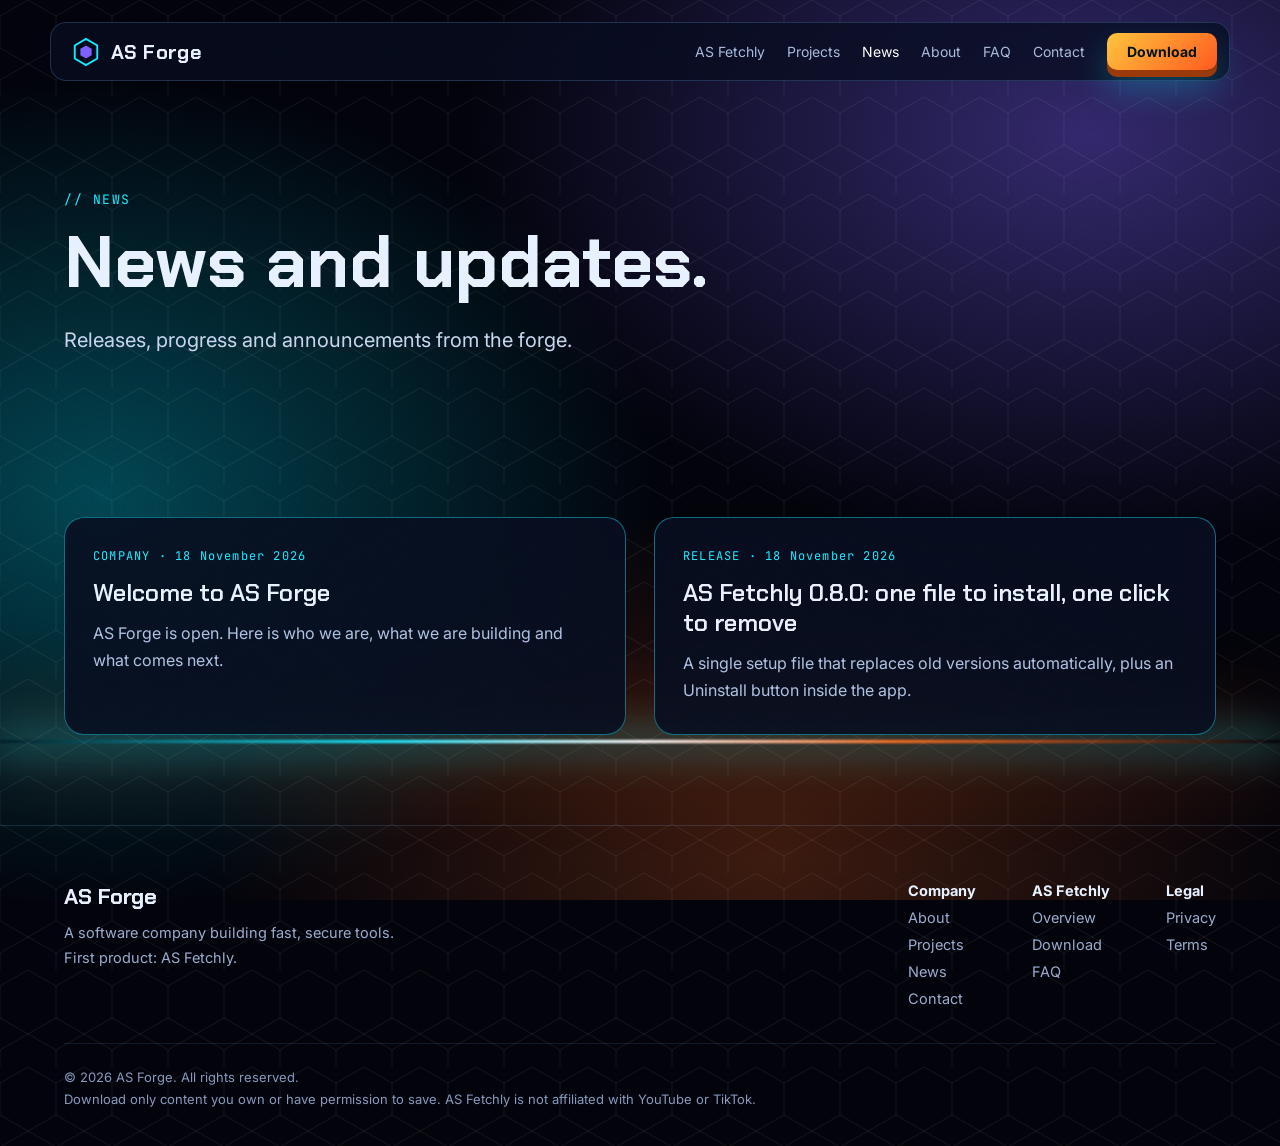
<file: news.html>
<!doctype html>
<html lang="en">
<head>
<meta charset="utf-8">
<meta name="viewport" content="width=device-width,initial-scale=1">
<title>News | AS Forge</title>
<meta name="description" content="News, releases and updates from AS Forge: AS Fetchly versions, SentinelAI progress and new tools.">
<link rel="canonical" href="https://asforge.app/news">

<meta name="theme-color" content="#02030A">
<meta property="og:type" content="website">
<meta property="og:site_name" content="AS Forge">
<meta property="og:title" content="News | AS Forge">
<meta property="og:description" content="News, releases and updates from AS Forge: AS Fetchly versions, SentinelAI progress and new tools.">
<meta property="og:url" content="https://asforge.app/news">
<meta property="og:image" content="https://asforge.app/assets/og.png">
<meta name="twitter:card" content="summary_large_image">
<link rel="icon" href="/assets/favicon.svg" type="image/svg+xml">
<link rel="preconnect" href="https://fonts.googleapis.com">
<link rel="preconnect" href="https://fonts.gstatic.com" crossorigin>
<link rel="stylesheet" href="https://fonts.googleapis.com/css2?family=Chakra+Petch:wght@500;600;700&family=Inter:wght@400;500;600&family=JetBrains+Mono:wght@400;500&display=swap">
<link rel="stylesheet" href="/css/site.css">
<script type="application/ld+json">{"@context": "https://schema.org", "@type": "Organization", "name": "AS Forge", "url": "https://asforge.app", "logo": "https://asforge.app/assets/favicon.svg", "description": "AS Forge is a software company building fast, secure desktop tools."}</script>
</head>
<body>
<a class="skip" href="#main">Skip to content</a>
<div class="site">
<div class="top"></div>
<div class="nebula"></div>
<div class="hex" style="position:absolute;inset:0;pointer-events:none"></div>
<div class="streak"></div>
<div class="grain"></div>
<header style="position:relative;z-index:5;display:flex;justify-content:center;padding:22px clamp(16px,4vw,40px) 0">
<div style="display:flex;flex-wrap:wrap;align-items:center;justify-content:space-between;gap:14px 28px;width:100%;max-width:1180px;box-sizing:border-box;padding:10px 12px 10px 20px;border-radius:16px;background:rgba(8,14,32,.78);border:1px solid rgba(120,180,255,.22);backdrop-filter:blur(14px)">
<a href="/" class="hd" aria-label="AS Forge home" style="display:flex;align-items:center;gap:10px;font-weight:700;font-size:20px;letter-spacing:.02em"><svg width="30" height="30" viewBox="0 0 32 32" aria-hidden="true"><path d="M16 2l12 7v14l-12 7L4 23V9z" fill="none" stroke="#19E8FF" stroke-width="2"/><path d="M16 9l6 3.5v7L16 23l-6-3.5v-7z" fill="#7B61FF"/></svg>AS Forge</a>
<nav class="nav" aria-label="Main" style="display:flex;flex-wrap:wrap;align-items:center;gap:8px 22px;font-size:14px;color:#A9BBDD"><a href="/fetchly">AS Fetchly</a><a href="/projects">Projects</a><a href="/news" aria-current="page" class="cur">News</a><a href="/about">About</a><a href="/faq">FAQ</a><a href="/contact">Contact</a>
<a class="b3d" href="/fetchly#download" style="background:linear-gradient(135deg,#FFC53D,#FF5A1F);--sh:#9a3a0a;color:#04120A;font-weight:700;padding:10px 20px;border-radius:10px">Download</a></nav>
</div></header>
<main id="main">
<section style="position:relative;z-index:2;padding:110px clamp(20px,5vw,72px) 40px;max-width:1280px;margin:0 auto;width:100%;box-sizing:border-box">
<div class="mono r1" style="font-size:13px;letter-spacing:.12em;color:#19E8FF;margin-bottom:18px">// NEWS</div>
<h1 class="hd r2" style="margin:0 0 22px;font-weight:700;font-size:clamp(38px,5.6vw,76px);line-height:1.04;text-wrap:balance">News and updates.</h1>
<p class="r3" style="margin:0 0 30px;max-width:680px;font-size:clamp(17px,1.8vw,20px);line-height:1.7;color:#C5D2EC">Releases, progress and announcements from the forge.</p></section><section style="position:relative;z-index:2;padding:90px clamp(20px,5vw,72px);max-width:1280px;margin:0 auto;width:100%;box-sizing:border-box"><div style="position:relative"><div style="display:grid;grid-template-columns:repeat(auto-fit,minmax(300px,1fr));gap:28px"><a class="panel" href="/news/welcome-to-as-forge" style="display:block;border-radius:20px;border:1px solid rgba(25,232,255,.4);background:rgba(7,14,30,.9);padding:30px 28px;color:inherit"><div class="mono" style="font-size:12px;letter-spacing:.1em;color:#19E8FF;margin-bottom:14px">COMPANY · 18 November 2026</div><h2 class="hd" style="margin:0 0 12px;font-weight:600;font-size:24px;line-height:1.25">Welcome to AS Forge</h2><p style="margin:0;color:#A9BBDD;line-height:1.7">AS Forge is open. Here is who we are, what we are building and what comes next.</p></a><a class="panel" href="/news/as-fetchly-0-8-0" style="display:block;border-radius:20px;border:1px solid rgba(25,232,255,.4);background:rgba(7,14,30,.9);padding:30px 28px;color:inherit"><div class="mono" style="font-size:12px;letter-spacing:.1em;color:#19E8FF;margin-bottom:14px">RELEASE · 18 November 2026</div><h2 class="hd" style="margin:0 0 12px;font-weight:600;font-size:24px;line-height:1.25">AS Fetchly 0.8.0: one file to install, one click to remove</h2><p style="margin:0;color:#A9BBDD;line-height:1.7">A single setup file that replaces old versions automatically, plus an Uninstall button inside the app.</p></a></div></div></section>
</main>
<footer style="position:relative;z-index:2;border-top:1px solid rgba(120,180,255,.16);padding:56px clamp(20px,5vw,72px) 36px;box-sizing:border-box">
<div style="max-width:1180px;margin:0 auto;display:flex;flex-wrap:wrap;gap:40px 64px;justify-content:space-between">
<div style="flex:1 1 280px;min-width:0"><div class="hd" style="font-weight:700;font-size:22px;margin-bottom:10px">AS Forge</div><p style="margin:0;font-size:14.5px;line-height:1.7;color:#93A4C7;max-width:340px">A software company building fast, secure tools. First product: AS Fetchly.</p></div>
<nav class="fnav" aria-label="Footer" style="display:flex;flex-wrap:wrap;gap:36px 56px;font-size:14.5px">
<div style="display:flex;flex-direction:column;gap:10px"><b style="color:#E6F0FF">Company</b><a href="/about">About</a><a href="/projects">Projects</a><a href="/news">News</a><a href="/contact">Contact</a></div>
<div style="display:flex;flex-direction:column;gap:10px"><b style="color:#E6F0FF">AS Fetchly</b><a href="/fetchly">Overview</a><a href="/fetchly#download">Download</a><a href="/faq">FAQ</a></div>
<div style="display:flex;flex-direction:column;gap:10px"><b style="color:#E6F0FF">Legal</b><a href="/privacy">Privacy</a><a href="/terms">Terms</a></div>
</nav></div>
<div style="max-width:1180px;margin:36px auto 0;padding-top:22px;border-top:1px solid rgba(120,180,255,.12);font-size:13px;line-height:1.7;color:#7F91B5">
<div>© <span data-year>2026</span> AS Forge. All rights reserved.</div>
<div>Download only content you own or have permission to save. AS Fetchly is not affiliated with YouTube or TikTok.</div></div>
</footer>
</div>
<script src="/js/site.js" defer></script>
</body>
</html>
</file>
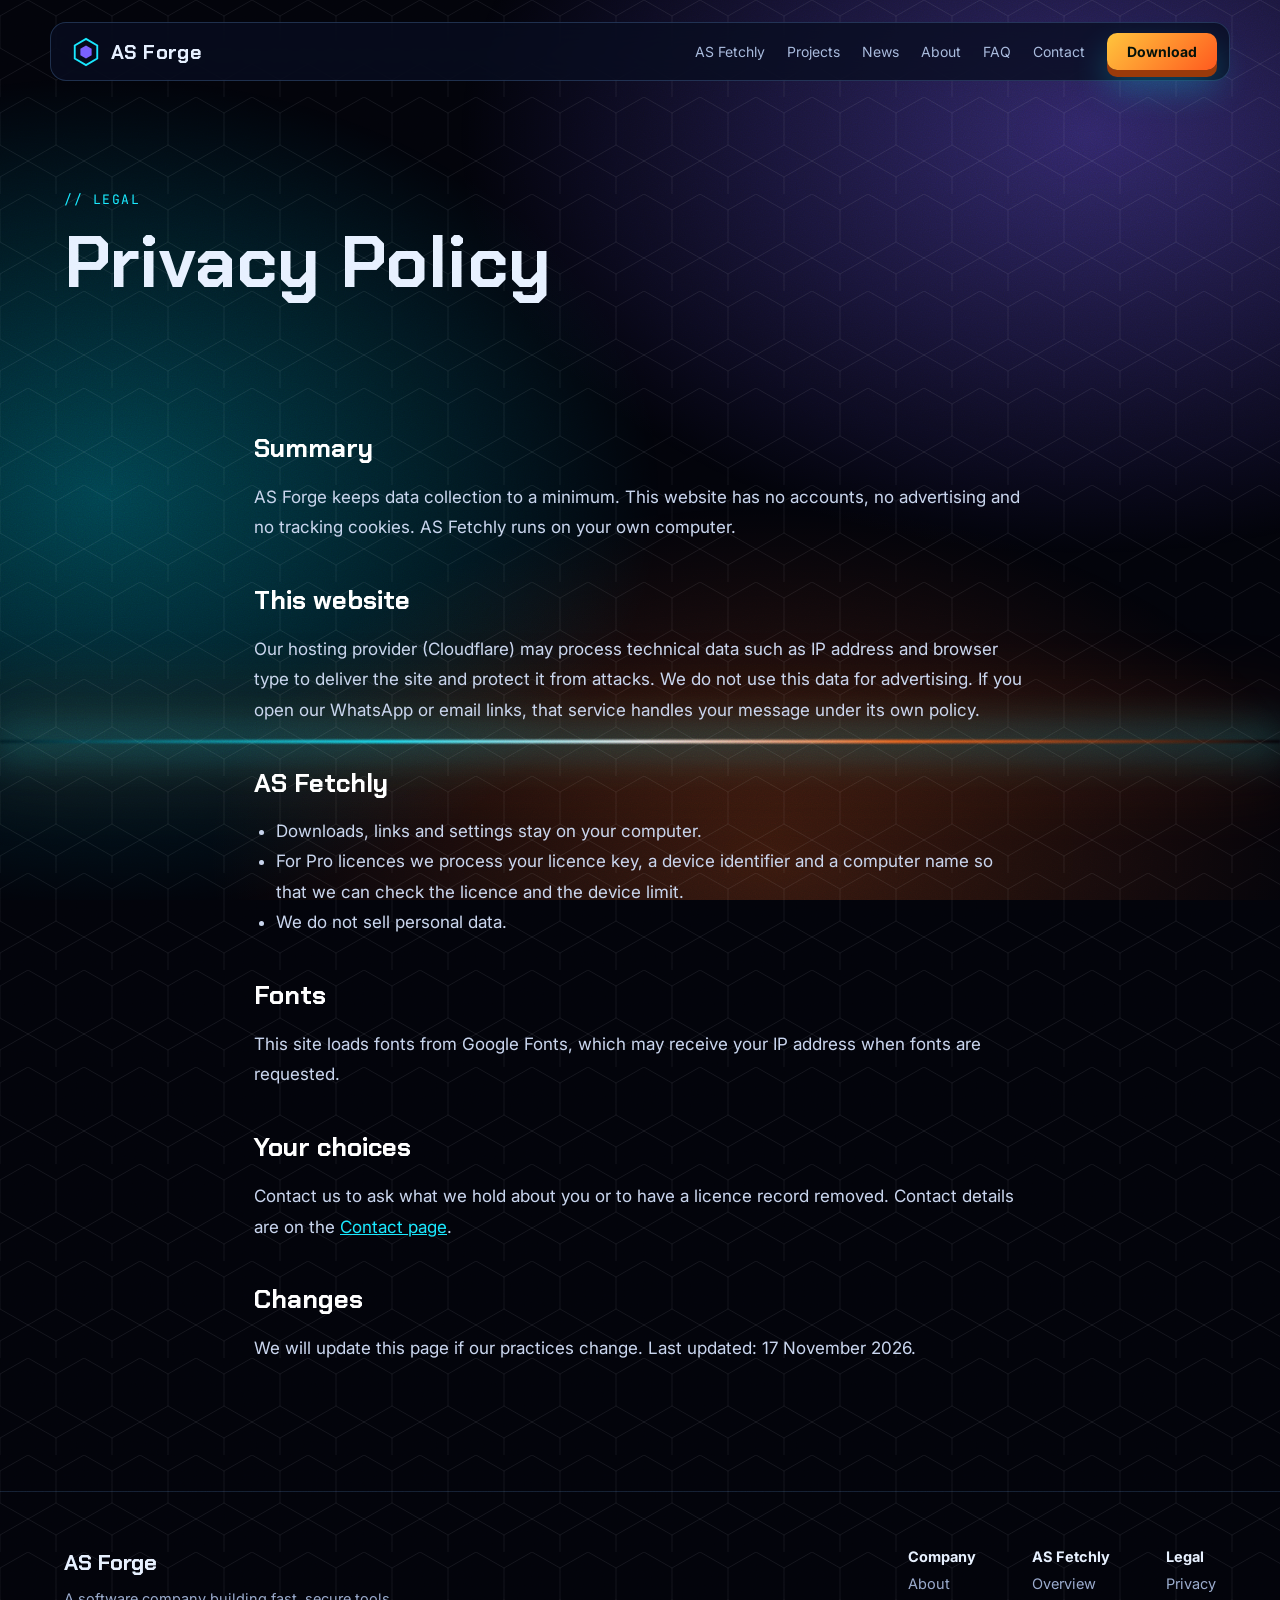
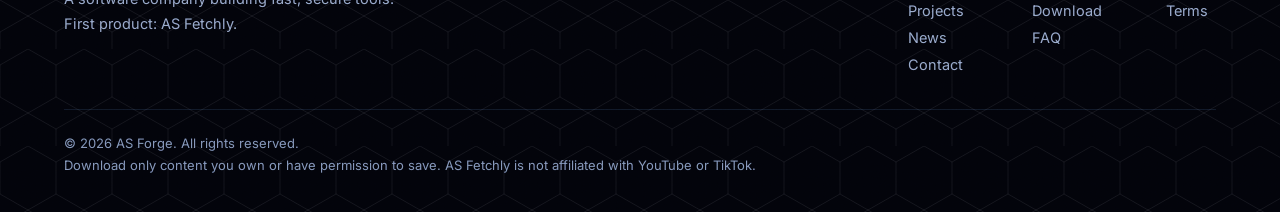
<file: privacy.html>
<!doctype html>
<html lang="en">
<head>
<meta charset="utf-8">
<meta name="viewport" content="width=device-width,initial-scale=1">
<title>Privacy Policy | AS Forge</title>
<meta name="description" content="How AS Forge and AS Fetchly handle data. Minimal collection, no tracking cookies, no data sales.">
<link rel="canonical" href="https://asforge.app/privacy">

<meta name="theme-color" content="#02030A">
<meta property="og:type" content="website">
<meta property="og:site_name" content="AS Forge">
<meta property="og:title" content="Privacy Policy | AS Forge">
<meta property="og:description" content="How AS Forge and AS Fetchly handle data. Minimal collection, no tracking cookies, no data sales.">
<meta property="og:url" content="https://asforge.app/privacy">
<meta property="og:image" content="https://asforge.app/assets/og.png">
<meta name="twitter:card" content="summary_large_image">
<link rel="icon" href="/assets/favicon.svg" type="image/svg+xml">
<link rel="preconnect" href="https://fonts.googleapis.com">
<link rel="preconnect" href="https://fonts.gstatic.com" crossorigin>
<link rel="stylesheet" href="https://fonts.googleapis.com/css2?family=Chakra+Petch:wght@500;600;700&family=Inter:wght@400;500;600&family=JetBrains+Mono:wght@400;500&display=swap">
<link rel="stylesheet" href="/css/site.css">
<script type="application/ld+json">{"@context": "https://schema.org", "@type": "Organization", "name": "AS Forge", "url": "https://asforge.app", "logo": "https://asforge.app/assets/favicon.svg", "description": "AS Forge is a software company building fast, secure desktop tools."}</script>
</head>
<body>
<a class="skip" href="#main">Skip to content</a>
<div class="site">
<div class="top"></div>
<div class="nebula"></div>
<div class="hex" style="position:absolute;inset:0;pointer-events:none"></div>
<div class="streak"></div>
<div class="grain"></div>
<header style="position:relative;z-index:5;display:flex;justify-content:center;padding:22px clamp(16px,4vw,40px) 0">
<div style="display:flex;flex-wrap:wrap;align-items:center;justify-content:space-between;gap:14px 28px;width:100%;max-width:1180px;box-sizing:border-box;padding:10px 12px 10px 20px;border-radius:16px;background:rgba(8,14,32,.78);border:1px solid rgba(120,180,255,.22);backdrop-filter:blur(14px)">
<a href="/" class="hd" aria-label="AS Forge home" style="display:flex;align-items:center;gap:10px;font-weight:700;font-size:20px;letter-spacing:.02em"><svg width="30" height="30" viewBox="0 0 32 32" aria-hidden="true"><path d="M16 2l12 7v14l-12 7L4 23V9z" fill="none" stroke="#19E8FF" stroke-width="2"/><path d="M16 9l6 3.5v7L16 23l-6-3.5v-7z" fill="#7B61FF"/></svg>AS Forge</a>
<nav class="nav" aria-label="Main" style="display:flex;flex-wrap:wrap;align-items:center;gap:8px 22px;font-size:14px;color:#A9BBDD"><a href="/fetchly">AS Fetchly</a><a href="/projects">Projects</a><a href="/news">News</a><a href="/about">About</a><a href="/faq">FAQ</a><a href="/contact">Contact</a>
<a class="b3d" href="/fetchly#download" style="background:linear-gradient(135deg,#FFC53D,#FF5A1F);--sh:#9a3a0a;color:#04120A;font-weight:700;padding:10px 20px;border-radius:10px">Download</a></nav>
</div></header>
<main id="main">
<section style="position:relative;z-index:2;padding:110px clamp(20px,5vw,72px) 40px;max-width:1280px;margin:0 auto;width:100%;box-sizing:border-box">
<div class="mono r1" style="font-size:13px;letter-spacing:.12em;color:#19E8FF;margin-bottom:18px">// LEGAL</div>
<h1 class="hd r2" style="margin:0 0 22px;font-weight:700;font-size:clamp(38px,5.6vw,76px);line-height:1.04;text-wrap:balance">Privacy Policy</h1>
<p class="r3" style="margin:0 0 30px;max-width:680px;font-size:clamp(17px,1.8vw,20px);line-height:1.7;color:#C5D2EC"></p></section><section style="position:relative;z-index:2;padding:20px clamp(20px,5vw,72px) 110px;max-width:900px;margin:0 auto;width:100%;box-sizing:border-box"><div class="prose"><h2>Summary</h2><p>AS Forge keeps data collection to a minimum. This website has no accounts, no advertising and no tracking cookies. AS Fetchly runs on your own computer.</p>
<h2>This website</h2><p>Our hosting provider (Cloudflare) may process technical data such as IP address and browser type to deliver the site and protect it from attacks. We do not use this data for advertising. If you open our WhatsApp or email links, that service handles your message under its own policy.</p>
<h2>AS Fetchly</h2><ul><li>Downloads, links and settings stay on your computer.</li><li>For Pro licences we process your licence key, a device identifier and a computer name so that we can check the licence and the device limit.</li><li>We do not sell personal data.</li></ul>
<h2>Fonts</h2><p>This site loads fonts from Google Fonts, which may receive your IP address when fonts are requested.</p>
<h2>Your choices</h2><p>Contact us to ask what we hold about you or to have a licence record removed. Contact details are on the <a href="/contact">Contact page</a>.</p>
<h2>Changes</h2><p>We will update this page if our practices change. Last updated: 17 November 2026.</p></div></section>
</main>
<footer style="position:relative;z-index:2;border-top:1px solid rgba(120,180,255,.16);padding:56px clamp(20px,5vw,72px) 36px;box-sizing:border-box">
<div style="max-width:1180px;margin:0 auto;display:flex;flex-wrap:wrap;gap:40px 64px;justify-content:space-between">
<div style="flex:1 1 280px;min-width:0"><div class="hd" style="font-weight:700;font-size:22px;margin-bottom:10px">AS Forge</div><p style="margin:0;font-size:14.5px;line-height:1.7;color:#93A4C7;max-width:340px">A software company building fast, secure tools. First product: AS Fetchly.</p></div>
<nav class="fnav" aria-label="Footer" style="display:flex;flex-wrap:wrap;gap:36px 56px;font-size:14.5px">
<div style="display:flex;flex-direction:column;gap:10px"><b style="color:#E6F0FF">Company</b><a href="/about">About</a><a href="/projects">Projects</a><a href="/news">News</a><a href="/contact">Contact</a></div>
<div style="display:flex;flex-direction:column;gap:10px"><b style="color:#E6F0FF">AS Fetchly</b><a href="/fetchly">Overview</a><a href="/fetchly#download">Download</a><a href="/faq">FAQ</a></div>
<div style="display:flex;flex-direction:column;gap:10px"><b style="color:#E6F0FF">Legal</b><a href="/privacy">Privacy</a><a href="/terms">Terms</a></div>
</nav></div>
<div style="max-width:1180px;margin:36px auto 0;padding-top:22px;border-top:1px solid rgba(120,180,255,.12);font-size:13px;line-height:1.7;color:#7F91B5">
<div>© <span data-year>2026</span> AS Forge. All rights reserved.</div>
<div>Download only content you own or have permission to save. AS Fetchly is not affiliated with YouTube or TikTok.</div></div>
</footer>
</div>
<script src="/js/site.js" defer></script>
</body>
</html>
</file>
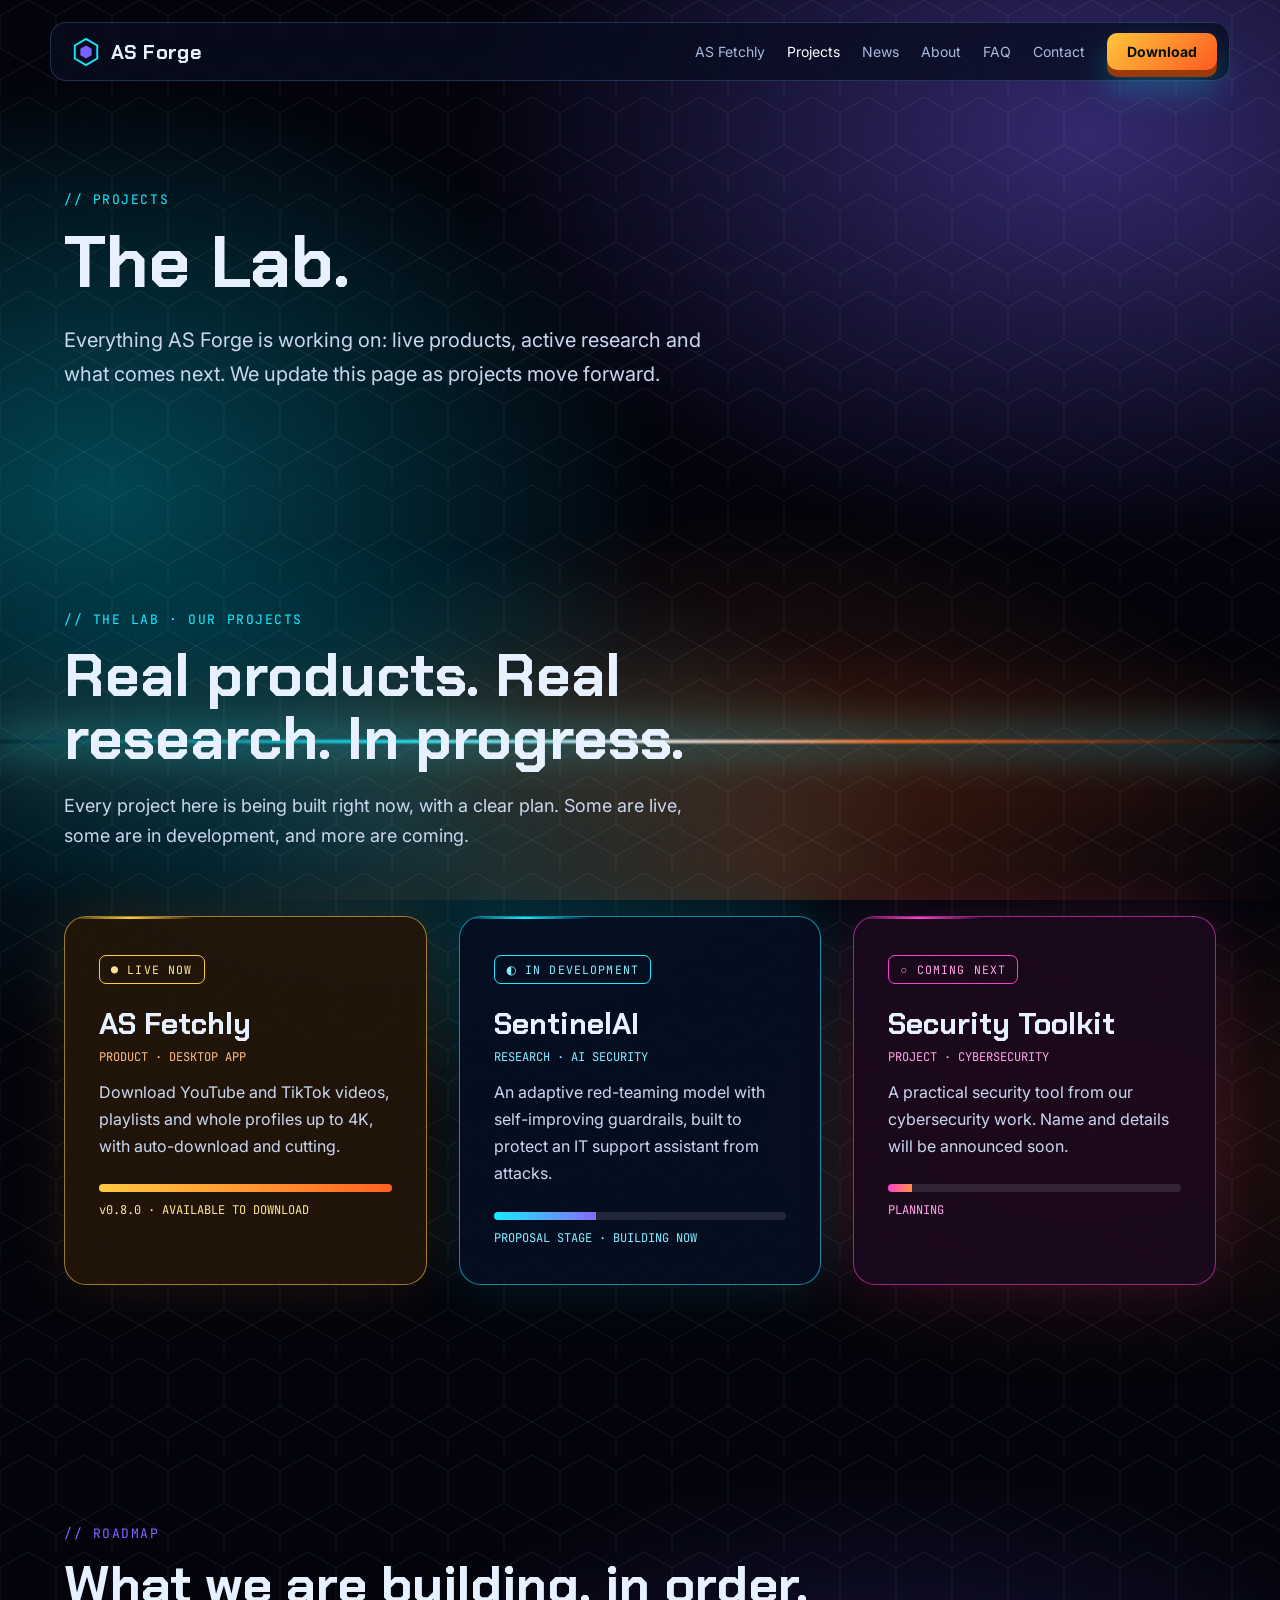
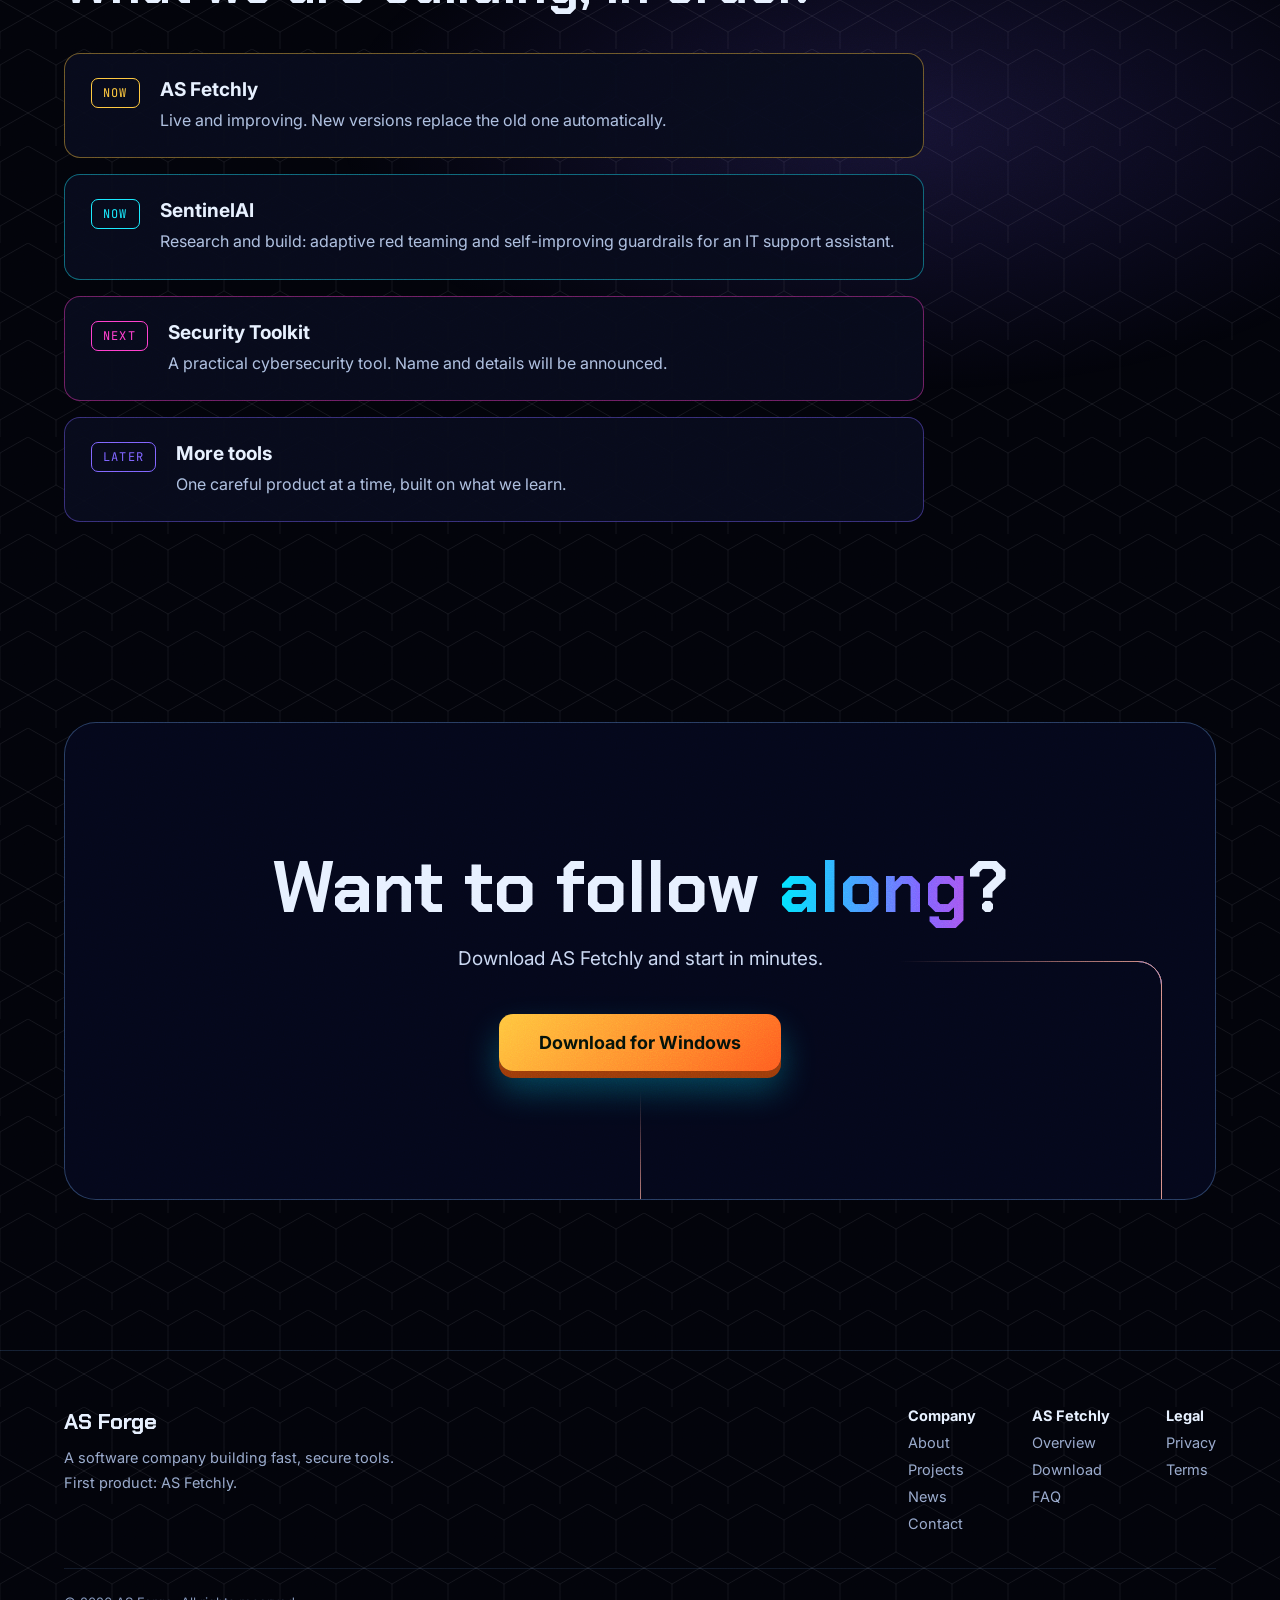
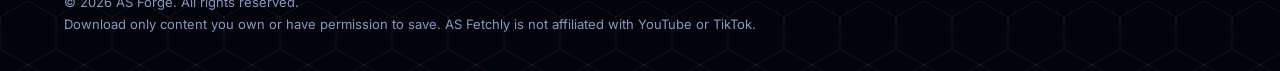
<file: projects.html>
<!doctype html>
<html lang="en">
<head>
<meta charset="utf-8">
<meta name="viewport" content="width=device-width,initial-scale=1">
<title>Projects | AS Forge</title>
<meta name="description" content="Live products and active research at AS Forge: AS Fetchly, SentinelAI (AI security research) and upcoming cybersecurity tools.">
<link rel="canonical" href="https://asforge.app/projects">

<meta name="theme-color" content="#02030A">
<meta property="og:type" content="website">
<meta property="og:site_name" content="AS Forge">
<meta property="og:title" content="Projects | AS Forge">
<meta property="og:description" content="Live products and active research at AS Forge: AS Fetchly, SentinelAI (AI security research) and upcoming cybersecurity tools.">
<meta property="og:url" content="https://asforge.app/projects">
<meta property="og:image" content="https://asforge.app/assets/og.png">
<meta name="twitter:card" content="summary_large_image">
<link rel="icon" href="/assets/favicon.svg" type="image/svg+xml">
<link rel="preconnect" href="https://fonts.googleapis.com">
<link rel="preconnect" href="https://fonts.gstatic.com" crossorigin>
<link rel="stylesheet" href="https://fonts.googleapis.com/css2?family=Chakra+Petch:wght@500;600;700&family=Inter:wght@400;500;600&family=JetBrains+Mono:wght@400;500&display=swap">
<link rel="stylesheet" href="/css/site.css">
<script type="application/ld+json">{"@context": "https://schema.org", "@type": "Organization", "name": "AS Forge", "url": "https://asforge.app", "logo": "https://asforge.app/assets/favicon.svg", "description": "AS Forge is a software company building fast, secure desktop tools."}</script>
</head>
<body>
<a class="skip" href="#main">Skip to content</a>
<div class="site">
<div class="top"></div>
<div class="nebula"></div>
<div class="hex" style="position:absolute;inset:0;pointer-events:none"></div>
<div class="streak"></div>
<div class="grain"></div>
<header style="position:relative;z-index:5;display:flex;justify-content:center;padding:22px clamp(16px,4vw,40px) 0">
<div style="display:flex;flex-wrap:wrap;align-items:center;justify-content:space-between;gap:14px 28px;width:100%;max-width:1180px;box-sizing:border-box;padding:10px 12px 10px 20px;border-radius:16px;background:rgba(8,14,32,.78);border:1px solid rgba(120,180,255,.22);backdrop-filter:blur(14px)">
<a href="/" class="hd" aria-label="AS Forge home" style="display:flex;align-items:center;gap:10px;font-weight:700;font-size:20px;letter-spacing:.02em"><svg width="30" height="30" viewBox="0 0 32 32" aria-hidden="true"><path d="M16 2l12 7v14l-12 7L4 23V9z" fill="none" stroke="#19E8FF" stroke-width="2"/><path d="M16 9l6 3.5v7L16 23l-6-3.5v-7z" fill="#7B61FF"/></svg>AS Forge</a>
<nav class="nav" aria-label="Main" style="display:flex;flex-wrap:wrap;align-items:center;gap:8px 22px;font-size:14px;color:#A9BBDD"><a href="/fetchly">AS Fetchly</a><a href="/projects" aria-current="page" class="cur">Projects</a><a href="/news">News</a><a href="/about">About</a><a href="/faq">FAQ</a><a href="/contact">Contact</a>
<a class="b3d" href="/fetchly#download" style="background:linear-gradient(135deg,#FFC53D,#FF5A1F);--sh:#9a3a0a;color:#04120A;font-weight:700;padding:10px 20px;border-radius:10px">Download</a></nav>
</div></header>
<main id="main">
<section style="position:relative;z-index:2;padding:110px clamp(20px,5vw,72px) 40px;max-width:1280px;margin:0 auto;width:100%;box-sizing:border-box">
<div class="mono r1" style="font-size:13px;letter-spacing:.12em;color:#19E8FF;margin-bottom:18px">// PROJECTS</div>
<h1 class="hd r2" style="margin:0 0 22px;font-weight:700;font-size:clamp(38px,5.6vw,76px);line-height:1.04;text-wrap:balance">The Lab.</h1>
<p class="r3" style="margin:0 0 30px;max-width:680px;font-size:clamp(17px,1.8vw,20px);line-height:1.7;color:#C5D2EC">Everything AS Forge is working on: live products, active research and what comes next. We update this page as projects move forward.</p></section><section id="lab" style="position:relative;z-index:2;padding:150px clamp(20px,5vw,72px);max-width:1280px;margin:0 auto;width:100%;box-sizing:border-box">
<div class="amb" style="background:radial-gradient(800px 420px at 30% 40%,rgba(25,232,255,.24),transparent 70%),radial-gradient(700px 380px at 85% 65%,rgba(255,106,31,.2),transparent 70%)"></div>
<div style="position:relative">
<div class="mono" style="font-size:13px;letter-spacing:.12em;color:#19E8FF;margin-bottom:16px">// THE LAB · OUR PROJECTS</div>
<h2 class="hd" style="margin:0 0 20px;font-weight:700;font-size:clamp(32px,4.8vw,60px);line-height:1.06;text-wrap:balance">Real products. Real research. In progress.</h2>
<p style="margin:0 0 64px;max-width:640px;font-size:18px;line-height:1.7;color:#C5D2EC">Every project here is being built right now, with a clear plan. Some are live, some are in development, and more are coming.</p>
<div style="display:grid;grid-template-columns:repeat(auto-fit,minmax(320px,1fr));gap:32px">
<div class="panel fu1" style="min-width:0;border-radius:22px;border:1px solid rgba(255,197,61,.55);background:rgba(34,20,8,.9);padding:38px 34px;box-sizing:border-box;box-shadow:0 0 60px rgba(255,138,31,.12)">
<div class="sw" style="position:absolute;top:0;left:0;width:36%;height:2px;background:linear-gradient(90deg,transparent,#FFC53D,transparent)"></div>
<span class="mono" style="display:inline-block;font-size:11.5px;letter-spacing:.1em;padding:6px 11px;border-radius:7px;border:1px solid #FFC53D;color:#FFE08A;margin-bottom:20px">● LIVE NOW</span>
<h3 class="hd" style="margin:0 0 6px;font-weight:700;font-size:30px">AS Fetchly</h3>
<div class="mono" style="font-size:12px;color:#FFB27D;margin-bottom:14px">PRODUCT · DESKTOP APP</div>
<p style="margin:0 0 24px;font-size:16px;line-height:1.7;color:#C5D2EC">Download YouTube and TikTok videos, playlists and whole profiles up to 4K, with auto-download and cutting.</p>
<div style="height:8px;border-radius:8px;background:rgba(255,255,255,.1);overflow:hidden"><div style="width:100%;height:100%;background:linear-gradient(90deg,#FFC53D,#FF5A1F)"></div></div>
<div class="mono" style="margin-top:10px;font-size:12px;color:#FFE08A">v0.8.0 · AVAILABLE TO DOWNLOAD</div>
</div>
<div class="panel fu2" style="min-width:0;border-radius:22px;border:1px solid rgba(25,232,255,.55);background:rgba(5,14,32,.92);padding:38px 34px;box-sizing:border-box;box-shadow:0 0 60px rgba(25,232,255,.12)">
<div class="sw" style="position:absolute;top:0;left:0;width:36%;height:2px;background:linear-gradient(90deg,transparent,#19E8FF,transparent);animation-delay:.6s"></div>
<span class="mono" style="display:inline-block;font-size:11.5px;letter-spacing:.1em;padding:6px 11px;border-radius:7px;border:1px solid #19E8FF;color:#7DEBFF;margin-bottom:20px">◐ IN DEVELOPMENT</span>
<h3 class="hd" style="margin:0 0 6px;font-weight:700;font-size:30px">SentinelAI</h3>
<div class="mono" style="font-size:12px;color:#7DEBFF;margin-bottom:14px">RESEARCH · AI SECURITY</div>
<p style="margin:0 0 24px;font-size:16px;line-height:1.7;color:#C5D2EC">An adaptive red-teaming model with self-improving guardrails, built to protect an IT support assistant from attacks.</p>
<div style="height:8px;border-radius:8px;background:rgba(255,255,255,.1);overflow:hidden"><div style="width:35%;height:100%;background:linear-gradient(90deg,#19E8FF,#7B61FF)"></div></div>
<div class="mono" style="margin-top:10px;font-size:12px;color:#7DEBFF">PROPOSAL STAGE · BUILDING NOW</div>
</div>
<div class="panel fu3" style="min-width:0;border-radius:22px;border:1px solid rgba(255,61,203,.55);background:rgba(26,8,28,.92);padding:38px 34px;box-sizing:border-box;box-shadow:0 0 60px rgba(255,61,203,.12)">
<div class="sw" style="position:absolute;top:0;left:0;width:36%;height:2px;background:linear-gradient(90deg,transparent,#FF3DCB,transparent);animation-delay:1.2s"></div>
<span class="mono" style="display:inline-block;font-size:11.5px;letter-spacing:.1em;padding:6px 11px;border-radius:7px;border:1px solid #FF3DCB;color:#FF9BE4;margin-bottom:20px">○ COMING NEXT</span>
<h3 class="hd" style="margin:0 0 6px;font-weight:700;font-size:30px">Security Toolkit</h3>
<div class="mono" style="font-size:12px;color:#FF9BE4;margin-bottom:14px">PROJECT · CYBERSECURITY</div>
<p style="margin:0 0 24px;font-size:16px;line-height:1.7;color:#C5D2EC">A practical security tool from our cybersecurity work. Name and details will be announced soon.</p>
<div style="height:8px;border-radius:8px;background:rgba(255,255,255,.1);overflow:hidden"><div style="width:8%;height:100%;background:linear-gradient(90deg,#FF3DCB,#FF8A3D)"></div></div>
<div class="mono" style="margin-top:10px;font-size:12px;color:#FF9BE4">PLANNING</div>
</div>
</div>
</div>
</section><section style="position:relative;z-index:2;padding:90px clamp(20px,5vw,72px);max-width:1280px;margin:0 auto;width:100%;box-sizing:border-box"><div class="amb" style="background:radial-gradient(800px 380px at 70% 40%,rgba(123,97,255,.22),transparent 70%)"></div><div style="position:relative"><div class="mono" style="font-size:13px;letter-spacing:.12em;color:#7B61FF;margin-bottom:16px">// ROADMAP</div><h2 class="hd" style="margin:0 0 40px;font-weight:700;font-size:clamp(30px,4.4vw,52px);line-height:1.06">What we are building, in order.</h2><div style="display:flex;flex-direction:column;gap:16px;max-width:860px"><div class="panel" style="display:flex;gap:20px;align-items:flex-start;padding:24px 26px;border-radius:16px;border:1px solid #FFC53D66;background:rgba(8,12,28,.9)"><span class="mono" style="flex:none;font-size:12px;letter-spacing:.1em;padding:6px 11px;border-radius:7px;border:1px solid #FFC53D;color:#FFC53D">NOW</span><div><b style="font-size:19px">AS Fetchly</b><div style="margin-top:6px;color:#A9BBDD;line-height:1.65">Live and improving. New versions replace the old one automatically.</div></div></div><div class="panel" style="display:flex;gap:20px;align-items:flex-start;padding:24px 26px;border-radius:16px;border:1px solid #19E8FF66;background:rgba(8,12,28,.9)"><span class="mono" style="flex:none;font-size:12px;letter-spacing:.1em;padding:6px 11px;border-radius:7px;border:1px solid #19E8FF;color:#19E8FF">NOW</span><div><b style="font-size:19px">SentinelAI</b><div style="margin-top:6px;color:#A9BBDD;line-height:1.65">Research and build: adaptive red teaming and self-improving guardrails for an IT support assistant.</div></div></div><div class="panel" style="display:flex;gap:20px;align-items:flex-start;padding:24px 26px;border-radius:16px;border:1px solid #FF3DCB66;background:rgba(8,12,28,.9)"><span class="mono" style="flex:none;font-size:12px;letter-spacing:.1em;padding:6px 11px;border-radius:7px;border:1px solid #FF3DCB;color:#FF3DCB">NEXT</span><div><b style="font-size:19px">Security Toolkit</b><div style="margin-top:6px;color:#A9BBDD;line-height:1.65">A practical cybersecurity tool. Name and details will be announced.</div></div></div><div class="panel" style="display:flex;gap:20px;align-items:flex-start;padding:24px 26px;border-radius:16px;border:1px solid #7B61FF66;background:rgba(8,12,28,.9)"><span class="mono" style="flex:none;font-size:12px;letter-spacing:.1em;padding:6px 11px;border-radius:7px;border:1px solid #7B61FF;color:#7B61FF">LATER</span><div><b style="font-size:19px">More tools</b><div style="margin-top:6px;color:#A9BBDD;line-height:1.65">One careful product at a time, built on what we learn.</div></div></div></div></div></section><section style="position:relative;z-index:2;padding:110px clamp(20px,5vw,72px) 150px;max-width:1280px;margin:0 auto;width:100%;box-sizing:border-box">
<div class="in3d" style="position:relative;overflow:hidden;border-radius:32px;border:1px solid rgba(120,180,255,.3);background:#04071A;padding:clamp(70px,10vw,150px) 24px;text-align:center">
<div class="tun"></div><div class="tun" style="animation-delay:-1.75s;border-color:rgba(123,97,255,.6)"></div><div class="tun" style="animation-delay:-3.5s;border-color:rgba(255,61,203,.55)"></div><div class="tun" style="animation-delay:-5.25s;border-color:rgba(255,197,61,.5)"></div>
<div style="position:absolute;inset:0;background:radial-gradient(520px 260px at 50% 50%,#04071A 50%,transparent);pointer-events:none"></div>
<div style="position:relative">
<h2 class="hd" style="margin:0 0 18px;font-weight:700;font-size:clamp(34px,5.6vw,76px);line-height:1.04;text-wrap:balance">Want to follow <span class="g" style="background-image:linear-gradient(90deg,#00E5FF,#7B61FF,#FF3DCB,#FF8A3D,#00E5FF);-webkit-background-clip:text;background-clip:text;color:transparent">along</span>?</h2>
<p style="margin:0 auto 40px;max-width:460px;font-size:19px;line-height:1.6;color:#C6D4F0">Download AS Fetchly and start in minutes.</p>
<a class="b3d" href="#download" style="background:linear-gradient(135deg,#FFC53D,#FF5A1F);--sh:#9a3a0a;color:#04120A;font-weight:700;font-size:18px;padding:18px 40px;border-radius:14px">Download for Windows</a>
</div>
</div>
</section>
</main>
<footer style="position:relative;z-index:2;border-top:1px solid rgba(120,180,255,.16);padding:56px clamp(20px,5vw,72px) 36px;box-sizing:border-box">
<div style="max-width:1180px;margin:0 auto;display:flex;flex-wrap:wrap;gap:40px 64px;justify-content:space-between">
<div style="flex:1 1 280px;min-width:0"><div class="hd" style="font-weight:700;font-size:22px;margin-bottom:10px">AS Forge</div><p style="margin:0;font-size:14.5px;line-height:1.7;color:#93A4C7;max-width:340px">A software company building fast, secure tools. First product: AS Fetchly.</p></div>
<nav class="fnav" aria-label="Footer" style="display:flex;flex-wrap:wrap;gap:36px 56px;font-size:14.5px">
<div style="display:flex;flex-direction:column;gap:10px"><b style="color:#E6F0FF">Company</b><a href="/about">About</a><a href="/projects">Projects</a><a href="/news">News</a><a href="/contact">Contact</a></div>
<div style="display:flex;flex-direction:column;gap:10px"><b style="color:#E6F0FF">AS Fetchly</b><a href="/fetchly">Overview</a><a href="/fetchly#download">Download</a><a href="/faq">FAQ</a></div>
<div style="display:flex;flex-direction:column;gap:10px"><b style="color:#E6F0FF">Legal</b><a href="/privacy">Privacy</a><a href="/terms">Terms</a></div>
</nav></div>
<div style="max-width:1180px;margin:36px auto 0;padding-top:22px;border-top:1px solid rgba(120,180,255,.12);font-size:13px;line-height:1.7;color:#7F91B5">
<div>© <span data-year>2026</span> AS Forge. All rights reserved.</div>
<div>Download only content you own or have permission to save. AS Fetchly is not affiliated with YouTube or TikTok.</div></div>
</footer>
</div>
<script src="/js/site.js" defer></script>
</body>
</html>
</file>
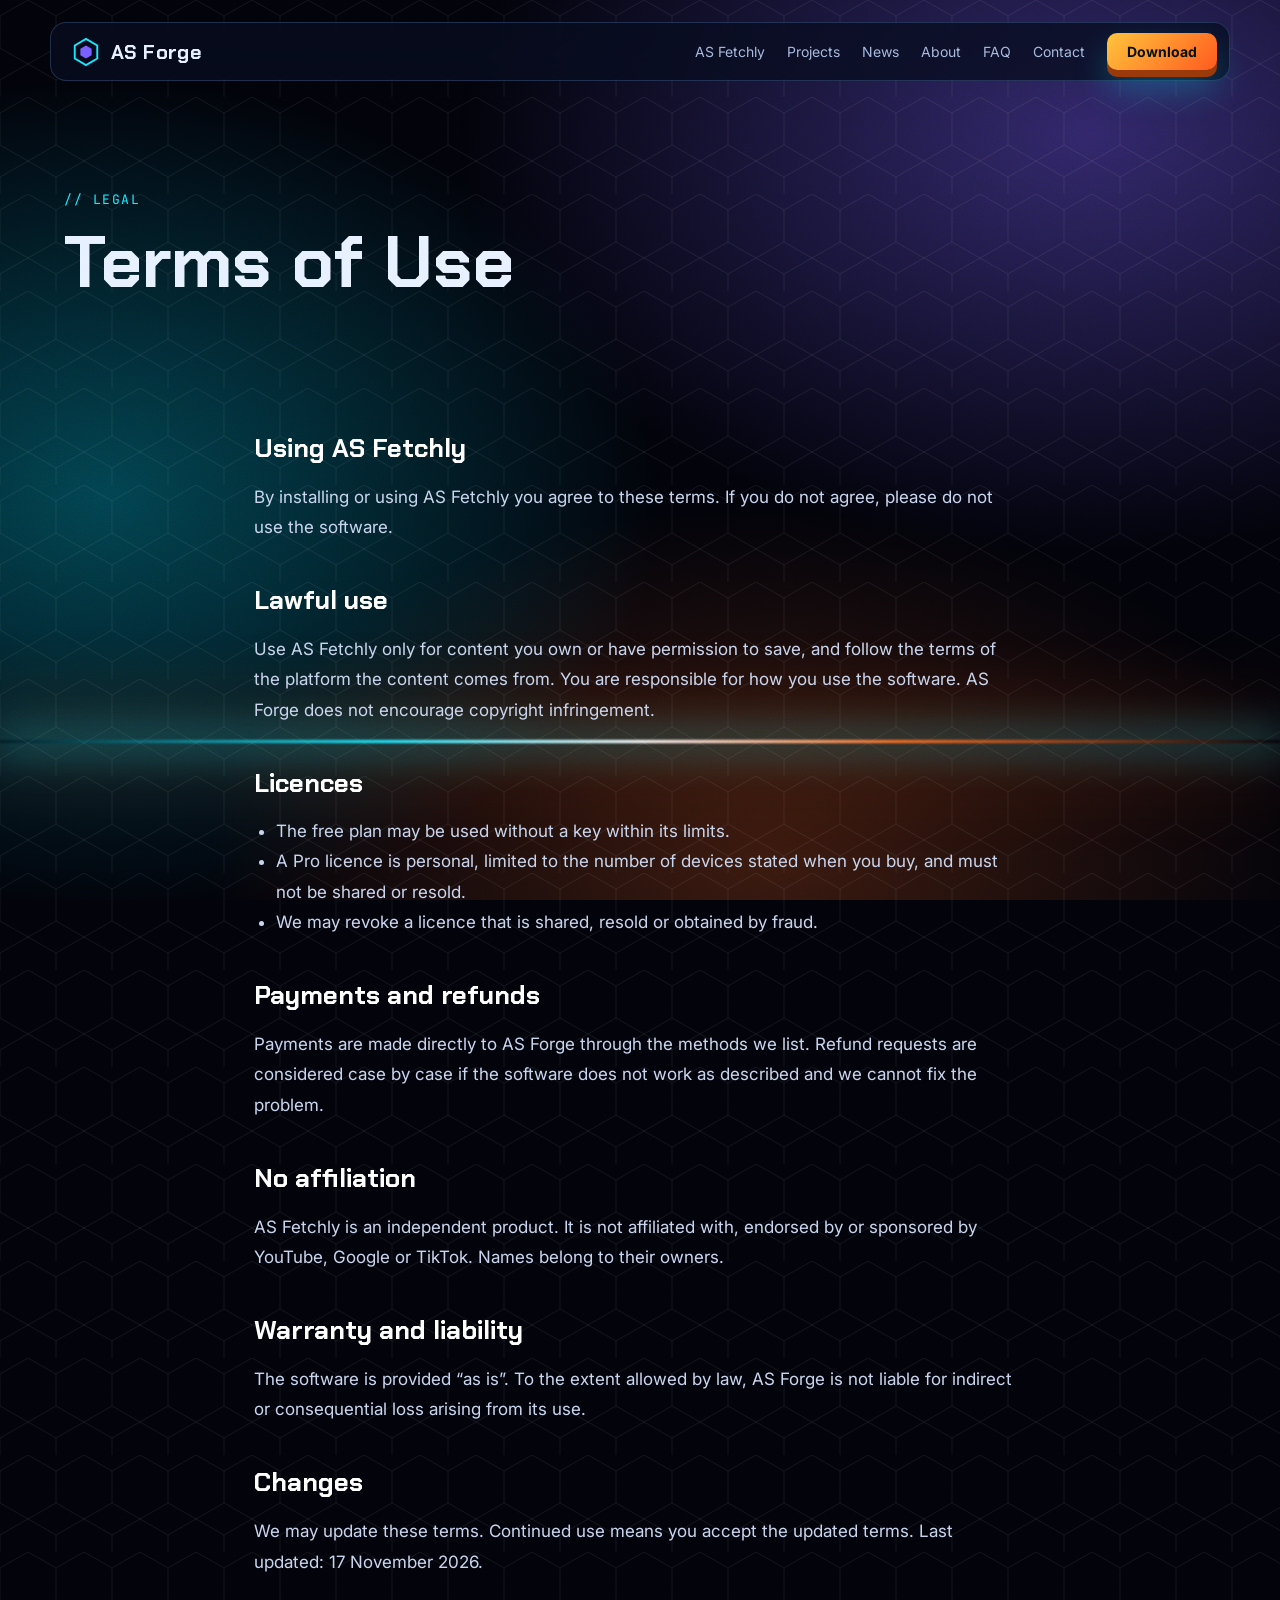
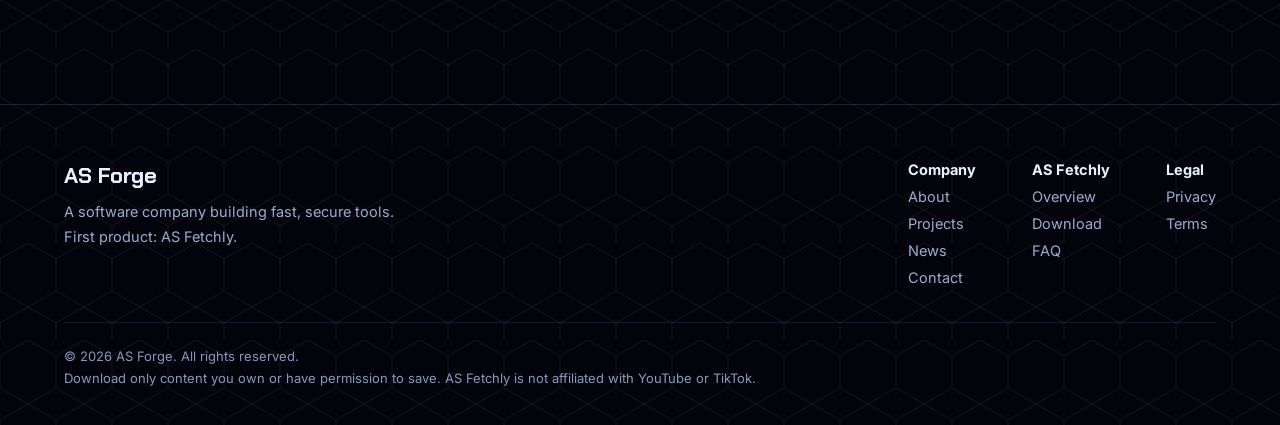
<file: terms.html>
<!doctype html>
<html lang="en">
<head>
<meta charset="utf-8">
<meta name="viewport" content="width=device-width,initial-scale=1">
<title>Terms of Use | AS Forge</title>
<meta name="description" content="Terms for using the AS Forge website and AS Fetchly software.">
<link rel="canonical" href="https://asforge.app/terms">

<meta name="theme-color" content="#02030A">
<meta property="og:type" content="website">
<meta property="og:site_name" content="AS Forge">
<meta property="og:title" content="Terms of Use | AS Forge">
<meta property="og:description" content="Terms for using the AS Forge website and AS Fetchly software.">
<meta property="og:url" content="https://asforge.app/terms">
<meta property="og:image" content="https://asforge.app/assets/og.png">
<meta name="twitter:card" content="summary_large_image">
<link rel="icon" href="/assets/favicon.svg" type="image/svg+xml">
<link rel="preconnect" href="https://fonts.googleapis.com">
<link rel="preconnect" href="https://fonts.gstatic.com" crossorigin>
<link rel="stylesheet" href="https://fonts.googleapis.com/css2?family=Chakra+Petch:wght@500;600;700&family=Inter:wght@400;500;600&family=JetBrains+Mono:wght@400;500&display=swap">
<link rel="stylesheet" href="/css/site.css">
<script type="application/ld+json">{"@context": "https://schema.org", "@type": "Organization", "name": "AS Forge", "url": "https://asforge.app", "logo": "https://asforge.app/assets/favicon.svg", "description": "AS Forge is a software company building fast, secure desktop tools."}</script>
</head>
<body>
<a class="skip" href="#main">Skip to content</a>
<div class="site">
<div class="top"></div>
<div class="nebula"></div>
<div class="hex" style="position:absolute;inset:0;pointer-events:none"></div>
<div class="streak"></div>
<div class="grain"></div>
<header style="position:relative;z-index:5;display:flex;justify-content:center;padding:22px clamp(16px,4vw,40px) 0">
<div style="display:flex;flex-wrap:wrap;align-items:center;justify-content:space-between;gap:14px 28px;width:100%;max-width:1180px;box-sizing:border-box;padding:10px 12px 10px 20px;border-radius:16px;background:rgba(8,14,32,.78);border:1px solid rgba(120,180,255,.22);backdrop-filter:blur(14px)">
<a href="/" class="hd" aria-label="AS Forge home" style="display:flex;align-items:center;gap:10px;font-weight:700;font-size:20px;letter-spacing:.02em"><svg width="30" height="30" viewBox="0 0 32 32" aria-hidden="true"><path d="M16 2l12 7v14l-12 7L4 23V9z" fill="none" stroke="#19E8FF" stroke-width="2"/><path d="M16 9l6 3.5v7L16 23l-6-3.5v-7z" fill="#7B61FF"/></svg>AS Forge</a>
<nav class="nav" aria-label="Main" style="display:flex;flex-wrap:wrap;align-items:center;gap:8px 22px;font-size:14px;color:#A9BBDD"><a href="/fetchly">AS Fetchly</a><a href="/projects">Projects</a><a href="/news">News</a><a href="/about">About</a><a href="/faq">FAQ</a><a href="/contact">Contact</a>
<a class="b3d" href="/fetchly#download" style="background:linear-gradient(135deg,#FFC53D,#FF5A1F);--sh:#9a3a0a;color:#04120A;font-weight:700;padding:10px 20px;border-radius:10px">Download</a></nav>
</div></header>
<main id="main">
<section style="position:relative;z-index:2;padding:110px clamp(20px,5vw,72px) 40px;max-width:1280px;margin:0 auto;width:100%;box-sizing:border-box">
<div class="mono r1" style="font-size:13px;letter-spacing:.12em;color:#19E8FF;margin-bottom:18px">// LEGAL</div>
<h1 class="hd r2" style="margin:0 0 22px;font-weight:700;font-size:clamp(38px,5.6vw,76px);line-height:1.04;text-wrap:balance">Terms of Use</h1>
<p class="r3" style="margin:0 0 30px;max-width:680px;font-size:clamp(17px,1.8vw,20px);line-height:1.7;color:#C5D2EC"></p></section><section style="position:relative;z-index:2;padding:20px clamp(20px,5vw,72px) 110px;max-width:900px;margin:0 auto;width:100%;box-sizing:border-box"><div class="prose"><h2>Using AS Fetchly</h2><p>By installing or using AS Fetchly you agree to these terms. If you do not agree, please do not use the software.</p>
<h2>Lawful use</h2><p>Use AS Fetchly only for content you own or have permission to save, and follow the terms of the platform the content comes from. You are responsible for how you use the software. AS Forge does not encourage copyright infringement.</p>
<h2>Licences</h2><ul><li>The free plan may be used without a key within its limits.</li><li>A Pro licence is personal, limited to the number of devices stated when you buy, and must not be shared or resold.</li><li>We may revoke a licence that is shared, resold or obtained by fraud.</li></ul>
<h2>Payments and refunds</h2><p>Payments are made directly to AS Forge through the methods we list. Refund requests are considered case by case if the software does not work as described and we cannot fix the problem.</p>
<h2>No affiliation</h2><p>AS Fetchly is an independent product. It is not affiliated with, endorsed by or sponsored by YouTube, Google or TikTok. Names belong to their owners.</p>
<h2>Warranty and liability</h2><p>The software is provided “as is”. To the extent allowed by law, AS Forge is not liable for indirect or consequential loss arising from its use.</p>
<h2>Changes</h2><p>We may update these terms. Continued use means you accept the updated terms. Last updated: 17 November 2026.</p></div></section>
</main>
<footer style="position:relative;z-index:2;border-top:1px solid rgba(120,180,255,.16);padding:56px clamp(20px,5vw,72px) 36px;box-sizing:border-box">
<div style="max-width:1180px;margin:0 auto;display:flex;flex-wrap:wrap;gap:40px 64px;justify-content:space-between">
<div style="flex:1 1 280px;min-width:0"><div class="hd" style="font-weight:700;font-size:22px;margin-bottom:10px">AS Forge</div><p style="margin:0;font-size:14.5px;line-height:1.7;color:#93A4C7;max-width:340px">A software company building fast, secure tools. First product: AS Fetchly.</p></div>
<nav class="fnav" aria-label="Footer" style="display:flex;flex-wrap:wrap;gap:36px 56px;font-size:14.5px">
<div style="display:flex;flex-direction:column;gap:10px"><b style="color:#E6F0FF">Company</b><a href="/about">About</a><a href="/projects">Projects</a><a href="/news">News</a><a href="/contact">Contact</a></div>
<div style="display:flex;flex-direction:column;gap:10px"><b style="color:#E6F0FF">AS Fetchly</b><a href="/fetchly">Overview</a><a href="/fetchly#download">Download</a><a href="/faq">FAQ</a></div>
<div style="display:flex;flex-direction:column;gap:10px"><b style="color:#E6F0FF">Legal</b><a href="/privacy">Privacy</a><a href="/terms">Terms</a></div>
</nav></div>
<div style="max-width:1180px;margin:36px auto 0;padding-top:22px;border-top:1px solid rgba(120,180,255,.12);font-size:13px;line-height:1.7;color:#7F91B5">
<div>© <span data-year>2026</span> AS Forge. All rights reserved.</div>
<div>Download only content you own or have permission to save. AS Fetchly is not affiliated with YouTube or TikTok.</div></div>
</footer>
</div>
<script src="/js/site.js" defer></script>
</body>
</html>
</file>
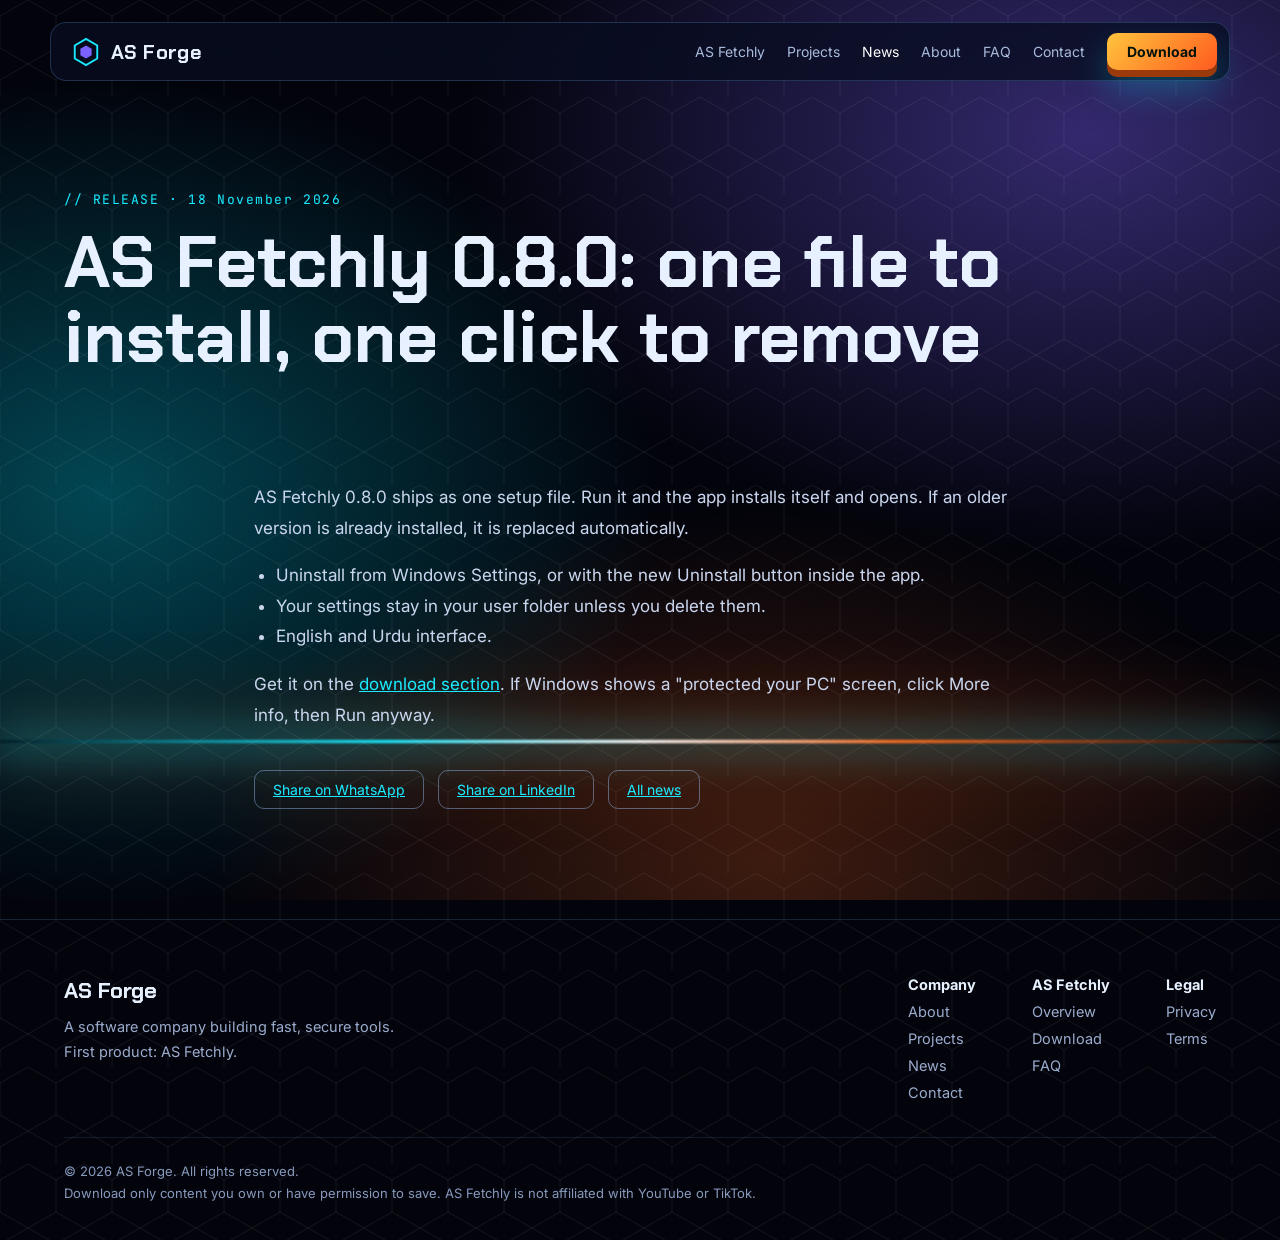
<file: news/as-fetchly-0-8-0.html>
<!doctype html>
<html lang="en">
<head>
<meta charset="utf-8">
<meta name="viewport" content="width=device-width,initial-scale=1">
<title>AS Fetchly 0.8.0: one file to install, one click to remove | AS Forge</title>
<meta name="description" content="A single setup file that replaces old versions automatically, plus an Uninstall button inside the app.">
<link rel="canonical" href="https://asforge.app/news/as-fetchly-0-8-0">

<meta name="theme-color" content="#02030A">
<meta property="og:type" content="website">
<meta property="og:site_name" content="AS Forge">
<meta property="og:title" content="AS Fetchly 0.8.0: one file to install, one click to remove | AS Forge">
<meta property="og:description" content="A single setup file that replaces old versions automatically, plus an Uninstall button inside the app.">
<meta property="og:url" content="https://asforge.app/news/as-fetchly-0-8-0">
<meta property="og:image" content="https://asforge.app/assets/og.png">
<meta name="twitter:card" content="summary_large_image">
<link rel="icon" href="/assets/favicon.svg" type="image/svg+xml">
<link rel="preconnect" href="https://fonts.googleapis.com">
<link rel="preconnect" href="https://fonts.gstatic.com" crossorigin>
<link rel="stylesheet" href="https://fonts.googleapis.com/css2?family=Chakra+Petch:wght@500;600;700&family=Inter:wght@400;500;600&family=JetBrains+Mono:wght@400;500&display=swap">
<link rel="stylesheet" href="/css/site.css">
<script type="application/ld+json">{"@context": "https://schema.org", "@type": "Organization", "name": "AS Forge", "url": "https://asforge.app", "logo": "https://asforge.app/assets/favicon.svg", "description": "AS Forge is a software company building fast, secure desktop tools."}</script>
<script type="application/ld+json">{"@context": "https://schema.org", "@type": "BlogPosting", "headline": "AS Fetchly 0.8.0: one file to install, one click to remove", "datePublished": "2026-11-18", "author": {"@type": "Organization", "name": "AS Forge"}, "publisher": {"@type": "Organization", "name": "AS Forge"}, "description": "A single setup file that replaces old versions automatically, plus an Uninstall button inside the app.", "mainEntityOfPage": "https://asforge.app/news/as-fetchly-0-8-0"}</script>
</head>
<body>
<a class="skip" href="#main">Skip to content</a>
<div class="site">
<div class="top"></div>
<div class="nebula"></div>
<div class="hex" style="position:absolute;inset:0;pointer-events:none"></div>
<div class="streak"></div>
<div class="grain"></div>
<header style="position:relative;z-index:5;display:flex;justify-content:center;padding:22px clamp(16px,4vw,40px) 0">
<div style="display:flex;flex-wrap:wrap;align-items:center;justify-content:space-between;gap:14px 28px;width:100%;max-width:1180px;box-sizing:border-box;padding:10px 12px 10px 20px;border-radius:16px;background:rgba(8,14,32,.78);border:1px solid rgba(120,180,255,.22);backdrop-filter:blur(14px)">
<a href="/" class="hd" aria-label="AS Forge home" style="display:flex;align-items:center;gap:10px;font-weight:700;font-size:20px;letter-spacing:.02em"><svg width="30" height="30" viewBox="0 0 32 32" aria-hidden="true"><path d="M16 2l12 7v14l-12 7L4 23V9z" fill="none" stroke="#19E8FF" stroke-width="2"/><path d="M16 9l6 3.5v7L16 23l-6-3.5v-7z" fill="#7B61FF"/></svg>AS Forge</a>
<nav class="nav" aria-label="Main" style="display:flex;flex-wrap:wrap;align-items:center;gap:8px 22px;font-size:14px;color:#A9BBDD"><a href="/fetchly">AS Fetchly</a><a href="/projects">Projects</a><a href="/news" aria-current="page" class="cur">News</a><a href="/about">About</a><a href="/faq">FAQ</a><a href="/contact">Contact</a>
<a class="b3d" href="/fetchly#download" style="background:linear-gradient(135deg,#FFC53D,#FF5A1F);--sh:#9a3a0a;color:#04120A;font-weight:700;padding:10px 20px;border-radius:10px">Download</a></nav>
</div></header>
<main id="main">
<section style="position:relative;z-index:2;padding:110px clamp(20px,5vw,72px) 40px;max-width:1280px;margin:0 auto;width:100%;box-sizing:border-box">
<div class="mono r1" style="font-size:13px;letter-spacing:.12em;color:#19E8FF;margin-bottom:18px">// RELEASE · 18 November 2026</div>
<h1 class="hd r2" style="margin:0 0 22px;font-weight:700;font-size:clamp(38px,5.6vw,76px);line-height:1.04;text-wrap:balance">AS Fetchly 0.8.0: one file to install, one click to remove</h1>
<p class="r3" style="margin:0 0 30px;max-width:680px;font-size:clamp(17px,1.8vw,20px);line-height:1.7;color:#C5D2EC"></p></section><section style="position:relative;z-index:2;padding:20px clamp(20px,5vw,72px) 110px;max-width:900px;margin:0 auto;width:100%;box-sizing:border-box"><div class="prose"><p>AS Fetchly 0.8.0 ships as one setup file. Run it and the app installs itself and opens. If an older version is already installed, it is replaced automatically.</p><ul><li>Uninstall from Windows Settings, or with the new Uninstall button inside the app.</li><li>Your settings stay in your user folder unless you delete them.</li><li>English and Urdu interface.</li></ul><p>Get it on the <a href="/fetchly#download">download section</a>. If Windows shows a "protected your PC" screen, click More info, then Run anyway.</p><div style="display:flex;flex-wrap:wrap;gap:14px;margin-top:40px"><a class="ghost" rel="noopener" href="https://wa.me/?text=https://asforge.app/news/as-fetchly-0-8-0" style="border:1.5px solid rgba(160,200,255,.4);padding:10px 18px;border-radius:10px;font-size:14px">Share on WhatsApp</a><a class="ghost" rel="noopener" href="https://www.linkedin.com/sharing/share-offsite/?url=https://asforge.app/news/as-fetchly-0-8-0" style="border:1.5px solid rgba(160,200,255,.4);padding:10px 18px;border-radius:10px;font-size:14px">Share on LinkedIn</a><a class="ghost" href="/news" style="border:1.5px solid rgba(160,200,255,.4);padding:10px 18px;border-radius:10px;font-size:14px">All news</a></div></div></section>
</main>
<footer style="position:relative;z-index:2;border-top:1px solid rgba(120,180,255,.16);padding:56px clamp(20px,5vw,72px) 36px;box-sizing:border-box">
<div style="max-width:1180px;margin:0 auto;display:flex;flex-wrap:wrap;gap:40px 64px;justify-content:space-between">
<div style="flex:1 1 280px;min-width:0"><div class="hd" style="font-weight:700;font-size:22px;margin-bottom:10px">AS Forge</div><p style="margin:0;font-size:14.5px;line-height:1.7;color:#93A4C7;max-width:340px">A software company building fast, secure tools. First product: AS Fetchly.</p></div>
<nav class="fnav" aria-label="Footer" style="display:flex;flex-wrap:wrap;gap:36px 56px;font-size:14.5px">
<div style="display:flex;flex-direction:column;gap:10px"><b style="color:#E6F0FF">Company</b><a href="/about">About</a><a href="/projects">Projects</a><a href="/news">News</a><a href="/contact">Contact</a></div>
<div style="display:flex;flex-direction:column;gap:10px"><b style="color:#E6F0FF">AS Fetchly</b><a href="/fetchly">Overview</a><a href="/fetchly#download">Download</a><a href="/faq">FAQ</a></div>
<div style="display:flex;flex-direction:column;gap:10px"><b style="color:#E6F0FF">Legal</b><a href="/privacy">Privacy</a><a href="/terms">Terms</a></div>
</nav></div>
<div style="max-width:1180px;margin:36px auto 0;padding-top:22px;border-top:1px solid rgba(120,180,255,.12);font-size:13px;line-height:1.7;color:#7F91B5">
<div>© <span data-year>2026</span> AS Forge. All rights reserved.</div>
<div>Download only content you own or have permission to save. AS Fetchly is not affiliated with YouTube or TikTok.</div></div>
</footer>
</div>
<script src="/js/site.js" defer></script>
</body>
</html>
</file>
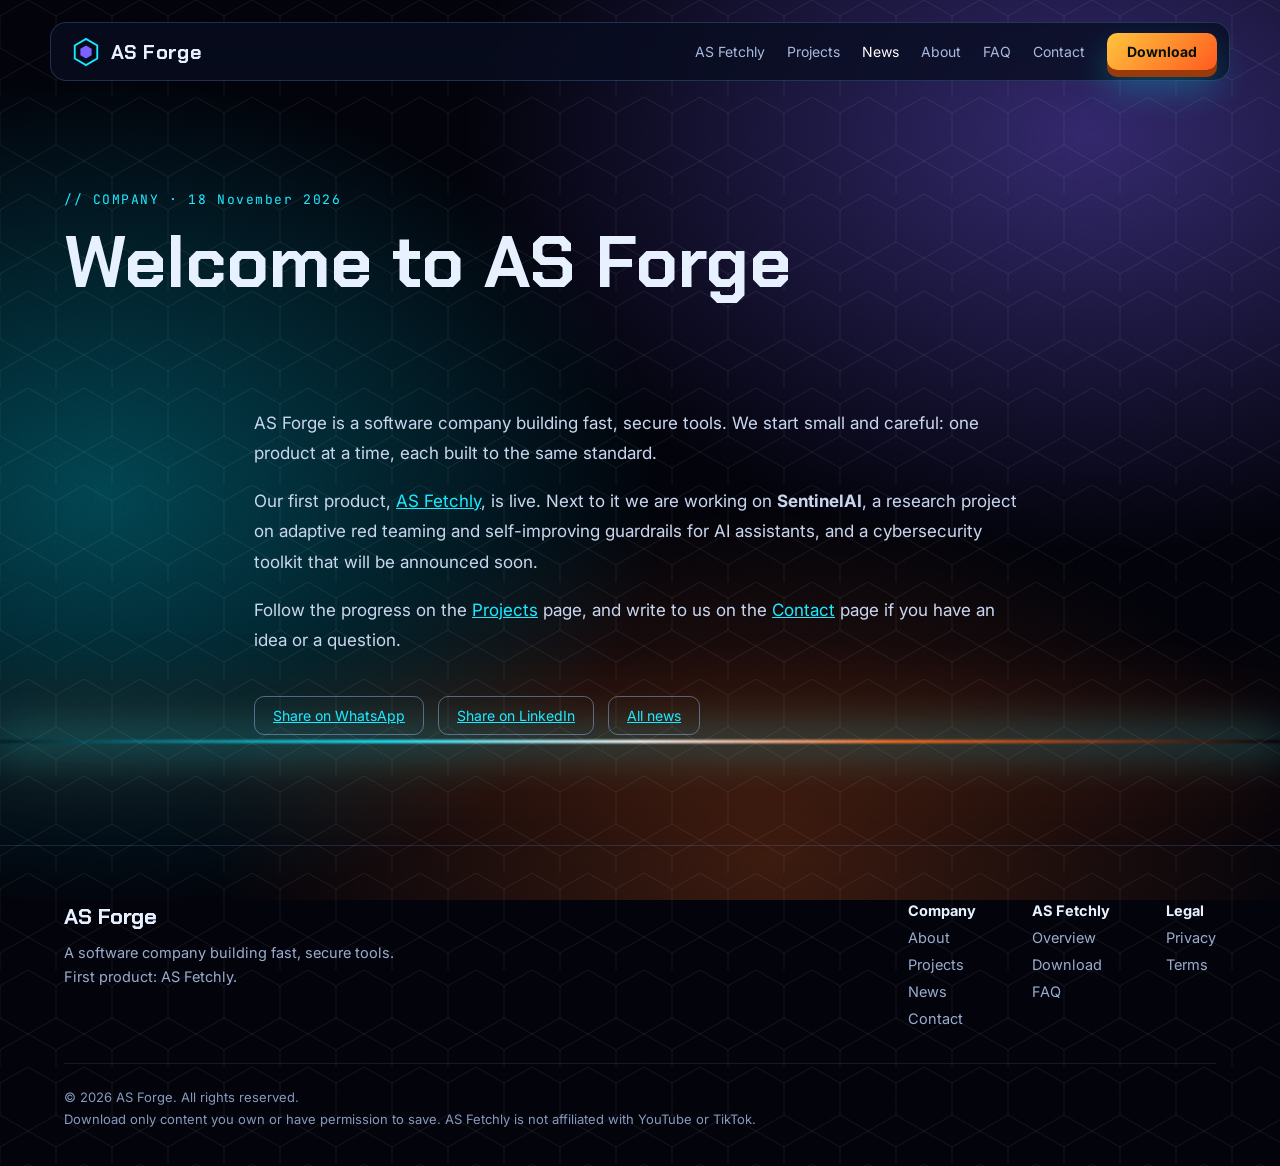
<file: news/welcome-to-as-forge.html>
<!doctype html>
<html lang="en">
<head>
<meta charset="utf-8">
<meta name="viewport" content="width=device-width,initial-scale=1">
<title>Welcome to AS Forge | AS Forge</title>
<meta name="description" content="AS Forge is open. Here is who we are, what we are building and what comes next.">
<link rel="canonical" href="https://asforge.app/news/welcome-to-as-forge">

<meta name="theme-color" content="#02030A">
<meta property="og:type" content="website">
<meta property="og:site_name" content="AS Forge">
<meta property="og:title" content="Welcome to AS Forge | AS Forge">
<meta property="og:description" content="AS Forge is open. Here is who we are, what we are building and what comes next.">
<meta property="og:url" content="https://asforge.app/news/welcome-to-as-forge">
<meta property="og:image" content="https://asforge.app/assets/og.png">
<meta name="twitter:card" content="summary_large_image">
<link rel="icon" href="/assets/favicon.svg" type="image/svg+xml">
<link rel="preconnect" href="https://fonts.googleapis.com">
<link rel="preconnect" href="https://fonts.gstatic.com" crossorigin>
<link rel="stylesheet" href="https://fonts.googleapis.com/css2?family=Chakra+Petch:wght@500;600;700&family=Inter:wght@400;500;600&family=JetBrains+Mono:wght@400;500&display=swap">
<link rel="stylesheet" href="/css/site.css">
<script type="application/ld+json">{"@context": "https://schema.org", "@type": "Organization", "name": "AS Forge", "url": "https://asforge.app", "logo": "https://asforge.app/assets/favicon.svg", "description": "AS Forge is a software company building fast, secure desktop tools."}</script>
<script type="application/ld+json">{"@context": "https://schema.org", "@type": "BlogPosting", "headline": "Welcome to AS Forge", "datePublished": "2026-11-18", "author": {"@type": "Organization", "name": "AS Forge"}, "publisher": {"@type": "Organization", "name": "AS Forge"}, "description": "AS Forge is open. Here is who we are, what we are building and what comes next.", "mainEntityOfPage": "https://asforge.app/news/welcome-to-as-forge"}</script>
</head>
<body>
<a class="skip" href="#main">Skip to content</a>
<div class="site">
<div class="top"></div>
<div class="nebula"></div>
<div class="hex" style="position:absolute;inset:0;pointer-events:none"></div>
<div class="streak"></div>
<div class="grain"></div>
<header style="position:relative;z-index:5;display:flex;justify-content:center;padding:22px clamp(16px,4vw,40px) 0">
<div style="display:flex;flex-wrap:wrap;align-items:center;justify-content:space-between;gap:14px 28px;width:100%;max-width:1180px;box-sizing:border-box;padding:10px 12px 10px 20px;border-radius:16px;background:rgba(8,14,32,.78);border:1px solid rgba(120,180,255,.22);backdrop-filter:blur(14px)">
<a href="/" class="hd" aria-label="AS Forge home" style="display:flex;align-items:center;gap:10px;font-weight:700;font-size:20px;letter-spacing:.02em"><svg width="30" height="30" viewBox="0 0 32 32" aria-hidden="true"><path d="M16 2l12 7v14l-12 7L4 23V9z" fill="none" stroke="#19E8FF" stroke-width="2"/><path d="M16 9l6 3.5v7L16 23l-6-3.5v-7z" fill="#7B61FF"/></svg>AS Forge</a>
<nav class="nav" aria-label="Main" style="display:flex;flex-wrap:wrap;align-items:center;gap:8px 22px;font-size:14px;color:#A9BBDD"><a href="/fetchly">AS Fetchly</a><a href="/projects">Projects</a><a href="/news" aria-current="page" class="cur">News</a><a href="/about">About</a><a href="/faq">FAQ</a><a href="/contact">Contact</a>
<a class="b3d" href="/fetchly#download" style="background:linear-gradient(135deg,#FFC53D,#FF5A1F);--sh:#9a3a0a;color:#04120A;font-weight:700;padding:10px 20px;border-radius:10px">Download</a></nav>
</div></header>
<main id="main">
<section style="position:relative;z-index:2;padding:110px clamp(20px,5vw,72px) 40px;max-width:1280px;margin:0 auto;width:100%;box-sizing:border-box">
<div class="mono r1" style="font-size:13px;letter-spacing:.12em;color:#19E8FF;margin-bottom:18px">// COMPANY · 18 November 2026</div>
<h1 class="hd r2" style="margin:0 0 22px;font-weight:700;font-size:clamp(38px,5.6vw,76px);line-height:1.04;text-wrap:balance">Welcome to AS Forge</h1>
<p class="r3" style="margin:0 0 30px;max-width:680px;font-size:clamp(17px,1.8vw,20px);line-height:1.7;color:#C5D2EC"></p></section><section style="position:relative;z-index:2;padding:20px clamp(20px,5vw,72px) 110px;max-width:900px;margin:0 auto;width:100%;box-sizing:border-box"><div class="prose"><p>AS Forge is a software company building fast, secure tools. We start small and careful: one product at a time, each built to the same standard.</p><p>Our first product, <a href="/fetchly">AS Fetchly</a>, is live. Next to it we are working on <b>SentinelAI</b>, a research project on adaptive red teaming and self-improving guardrails for AI assistants, and a cybersecurity toolkit that will be announced soon.</p><p>Follow the progress on the <a href="/projects">Projects</a> page, and write to us on the <a href="/contact">Contact</a> page if you have an idea or a question.</p><div style="display:flex;flex-wrap:wrap;gap:14px;margin-top:40px"><a class="ghost" rel="noopener" href="https://wa.me/?text=https://asforge.app/news/welcome-to-as-forge" style="border:1.5px solid rgba(160,200,255,.4);padding:10px 18px;border-radius:10px;font-size:14px">Share on WhatsApp</a><a class="ghost" rel="noopener" href="https://www.linkedin.com/sharing/share-offsite/?url=https://asforge.app/news/welcome-to-as-forge" style="border:1.5px solid rgba(160,200,255,.4);padding:10px 18px;border-radius:10px;font-size:14px">Share on LinkedIn</a><a class="ghost" href="/news" style="border:1.5px solid rgba(160,200,255,.4);padding:10px 18px;border-radius:10px;font-size:14px">All news</a></div></div></section>
</main>
<footer style="position:relative;z-index:2;border-top:1px solid rgba(120,180,255,.16);padding:56px clamp(20px,5vw,72px) 36px;box-sizing:border-box">
<div style="max-width:1180px;margin:0 auto;display:flex;flex-wrap:wrap;gap:40px 64px;justify-content:space-between">
<div style="flex:1 1 280px;min-width:0"><div class="hd" style="font-weight:700;font-size:22px;margin-bottom:10px">AS Forge</div><p style="margin:0;font-size:14.5px;line-height:1.7;color:#93A4C7;max-width:340px">A software company building fast, secure tools. First product: AS Fetchly.</p></div>
<nav class="fnav" aria-label="Footer" style="display:flex;flex-wrap:wrap;gap:36px 56px;font-size:14.5px">
<div style="display:flex;flex-direction:column;gap:10px"><b style="color:#E6F0FF">Company</b><a href="/about">About</a><a href="/projects">Projects</a><a href="/news">News</a><a href="/contact">Contact</a></div>
<div style="display:flex;flex-direction:column;gap:10px"><b style="color:#E6F0FF">AS Fetchly</b><a href="/fetchly">Overview</a><a href="/fetchly#download">Download</a><a href="/faq">FAQ</a></div>
<div style="display:flex;flex-direction:column;gap:10px"><b style="color:#E6F0FF">Legal</b><a href="/privacy">Privacy</a><a href="/terms">Terms</a></div>
</nav></div>
<div style="max-width:1180px;margin:36px auto 0;padding-top:22px;border-top:1px solid rgba(120,180,255,.12);font-size:13px;line-height:1.7;color:#7F91B5">
<div>© <span data-year>2026</span> AS Forge. All rights reserved.</div>
<div>Download only content you own or have permission to save. AS Fetchly is not affiliated with YouTube or TikTok.</div></div>
</footer>
</div>
<script src="/js/site.js" defer></script>
</body>
</html>
</file>
<file: css/site.css>
body{margin:0;font-family:Inter,system-ui,sans-serif}
a{text-decoration:none;color:inherit}
.mono{font-family:'JetBrains Mono',ui-monospace,monospace}
.hd{font-family:'Chakra Petch',sans-serif}
@keyframes spin{0%{transform:rotate(0deg)}100%{transform:rotate(360deg)}}
@keyframes spinr{0%{transform:rotate(360deg)}100%{transform:rotate(0deg)}}
@keyframes grad{0%{background-position:0% 50%}100%{background-position:300% 50%}}
@keyframes rise{0%{opacity:0;transform:translateY(26px)}100%{opacity:1;transform:none}}
@keyframes flow{0%{stroke-dashoffset:0}100%{stroke-dashoffset:-48}}
@keyframes grow{0%{transform:scaleY(0)}100%{transform:scaleY(1)}}
@keyframes sweep{0%{transform:translateX(-120%)}100%{transform:translateX(320%)}}
@keyframes pulse{0%,100%{opacity:.4}50%{opacity:1}}
@keyframes core{0%,100%{transform:scale(1);opacity:.9}50%{transform:scale(1.12);opacity:1}}
@keyframes sway{0%{transform:rotateX(60deg) rotateZ(-36deg)}100%{transform:rotateX(46deg) rotateZ(-16deg)}}
@keyframes logscroll{0%{transform:translateY(0)}100%{transform:translateY(-50%)}}
@keyframes hover3d{0%,100%{transform:translateZ(230px)}50%{transform:translateZ(290px)}}
@keyframes hover3db{0%,100%{transform:translateZ(150px)}50%{transform:translateZ(210px)}}
@keyframes tunnel{0%{transform:translate(-50%,-50%) scale(.2);opacity:0}15%{opacity:1}100%{transform:translate(-50%,-50%) scale(2.6);opacity:0}}
@keyframes orbit{0%{transform:rotate(0deg)}100%{transform:rotate(360deg)}}
@keyframes counter{0%{transform:rotate(0deg)}100%{transform:rotate(-360deg)}}
@keyframes in3d{0%{opacity:0;transform:perspective(1300px) translateY(150px) translateZ(-320px) rotateX(26deg) scale(.94)}100%{opacity:1;transform:none}}
@keyframes out3d{0%{opacity:1;transform:none}100%{opacity:.1;transform:perspective(1300px) translateY(-130px) translateZ(-280px) rotateX(-22deg) scale(.94)}}
@keyframes flipL{0%{opacity:0;transform:perspective(1000px) translateX(-90px) translateZ(-200px) rotateY(-50deg)}100%{opacity:1;transform:none}}
@keyframes flipR{0%{opacity:0;transform:perspective(1000px) translateX(90px) translateZ(-200px) rotateY(50deg)}100%{opacity:1;transform:none}}
@keyframes flipU{0%{opacity:0;transform:perspective(1000px) translateY(110px) translateZ(-220px) rotateX(38deg)}100%{opacity:1;transform:none}}
@keyframes ambient{0%{opacity:0}50%{opacity:1}100%{opacity:0}}
@keyframes progress{0%{transform:scaleX(0)}100%{transform:scaleX(1)}}
@keyframes nebhue{0%{filter:hue-rotate(0deg)}100%{filter:hue-rotate(300deg)}}
@keyframes nodep{0%,100%{r:5;opacity:.6}50%{r:8;opacity:1}}
@keyframes drift{0%,100%{transform:translateY(0)}50%{transform:translateY(-12px)}}
.spin{animation:spin 30s linear infinite}
.spin2{animation:spinr 22s linear infinite}
.spin3{animation:spin 14s linear infinite}
.spin4{animation:spinr 40s linear infinite}
.orb{animation:orbit 26s linear infinite}
.orb2{animation:orbit 38s linear infinite reverse}
.cnt{animation:counter 26s linear infinite}
.cnt2{animation:counter 38s linear infinite reverse}
.coreo{animation:core 4s ease-in-out infinite;transform-origin:240px 240px}
.g{background-size:300% auto;animation:grad 8s linear infinite}
.r1{animation:rise .9s cubic-bezier(.2,.7,.2,1) both}
.r2{animation:rise .9s .15s cubic-bezier(.2,.7,.2,1) both}
.r3{animation:rise .9s .3s cubic-bezier(.2,.7,.2,1) both}
.flow{stroke-dasharray:10 14;animation:flow 1.2s linear infinite}
.flow2{stroke-dasharray:3 9;animation:flow 2.4s linear infinite}
.bar{transform-origin:bottom;animation:grow 1.2s cubic-bezier(.2,.8,.2,1) both}
.sw{animation:sweep 3.4s ease-in-out infinite}
.pl{animation:pulse 2.4s ease-in-out infinite}
.dr{animation:drift 7s ease-in-out infinite}
.stage{perspective:1500px;display:flex;align-items:center;justify-content:center;height:560px}
.rig{position:relative;width:min(520px,68vw);height:330px;transform-style:preserve-3d;animation:sway 11s ease-in-out infinite alternate}
.plate{position:absolute;box-sizing:border-box;border-radius:14px}
.logs{animation:logscroll 14s linear infinite}
.hv1{animation:hover3d 5s ease-in-out infinite}
.hv2{animation:hover3db 6s -2s ease-in-out infinite}
.tun{position:absolute;left:50%;top:50%;width:520px;height:300px;border:1.5px solid rgba(0,229,255,.6);border-radius:24px;animation:tunnel 7s linear infinite}
.node{animation:nodep 3s ease-in-out infinite}
.panel{position:relative;overflow:hidden;transition:transform .55s cubic-bezier(.2,.7,.2,1),filter .7s ease,border-color .5s ease,box-shadow .5s ease}
.panel:hover{transform:perspective(900px) translateY(-10px) rotateX(5deg) rotateY(-6deg);filter:hue-rotate(75deg) saturate(1.25);border-color:rgba(255,255,255,.55);box-shadow:0 34px 80px rgba(0,0,0,.5)}
.b3d{position:relative;display:inline-block;transform-style:preserve-3d;transition:transform .35s cubic-bezier(.2,.7,.2,1),filter .6s ease,box-shadow .35s ease;box-shadow:0 7px 0 var(--sh,#0a5f73),0 18px 34px rgba(0,229,255,.28)}
.b3d:hover{transform:perspective(700px) rotateX(16deg) translateY(-4px);filter:hue-rotate(80deg) saturate(1.2);box-shadow:0 11px 0 var(--sh,#0a5f73),0 26px 46px rgba(0,229,255,.4)}
.b3d:active{transform:perspective(700px) rotateX(6deg) translateY(5px);box-shadow:0 2px 0 var(--sh,#0a5f73),0 6px 16px rgba(0,229,255,.3)}
.ghost{transition:transform .35s cubic-bezier(.2,.7,.2,1),background .4s ease,border-color .4s ease,color .4s ease}
.ghost:hover{transform:perspective(700px) rotateX(14deg) translateY(-4px);background:rgba(255,255,255,.12);border-color:#fff}
.amb{position:absolute;left:0;right:0;top:-12%;bottom:-12%;pointer-events:none;opacity:.75}
.top{position:fixed;left:0;top:0;height:3px;width:100%;z-index:20;transform-origin:left;background:linear-gradient(90deg,#00E5FF,#7B61FF,#FF3DCB,#FF8A3D,#FFC53D);transform:scaleX(0)}
.nebula{position:fixed;inset:0;z-index:0;pointer-events:none;background:radial-gradient(900px 600px at 85% 15%,rgba(123,97,255,.38),transparent 70%),radial-gradient(800px 600px at 8% 55%,rgba(0,229,255,.28),transparent 70%),radial-gradient(800px 500px at 60% 95%,rgba(255,106,31,.22),transparent 70%)}
.grain{position:absolute;inset:0;z-index:4;pointer-events:none;mix-blend-mode:overlay;opacity:.32;background-image:url("data:image/svg+xml,%3Csvg xmlns='http://www.w3.org/2000/svg' width='180' height='180'%3E%3Cfilter id='n'%3E%3CfeTurbulence type='fractalNoise' baseFrequency='.85' numOctaves='2' stitchTiles='stitch'/%3E%3C/filter%3E%3Crect width='180' height='180' filter='url(%23n)' opacity='.9'/%3E%3C/svg%3E")}
@keyframes streak{0%{transform:translateX(-30%);opacity:0}30%{opacity:1}100%{transform:translateX(30%);opacity:0}}
.streak{position:absolute;left:0;right:0;top:740px;height:3px;z-index:1;pointer-events:none;background:linear-gradient(90deg,transparent,#19E8FF 30%,#fff 50%,#FF6A1F 70%,transparent);filter:blur(1px);box-shadow:0 0 40px 8px rgba(25,232,255,.35),0 0 90px 20px rgba(255,106,31,.2);animation:streak 6s ease-in-out infinite}
@media (prefers-reduced-motion:reduce){.streak{animation:none;opacity:.6}}
.hex{background-image:url("data:image/svg+xml,%3Csvg xmlns='http://www.w3.org/2000/svg' width='56' height='97' viewBox='0 0 56 97'%3E%3Cpath d='M28 0l28 16v32L28 64 0 48V16zM28 64l28 16v17M28 64L0 80v17' fill='none' stroke='%23ffffff' stroke-opacity='.07'/%3E%3C/svg%3E")}
a:focus-visible{outline:2px solid #00E5FF;outline-offset:3px}
@supports (animation-timeline:view()){
.in3d{animation:in3d linear backwards,out3d linear forwards;animation-timeline:view(),view();animation-range:entry 0% entry 70%,exit 35% exit 100%}
.fl{animation:flipL linear backwards;animation-timeline:view();animation-range:entry 0% entry 70%}
.fr{animation:flipR linear backwards;animation-timeline:view();animation-range:entry 0% entry 70%}
.fu1{animation:flipU linear backwards;animation-timeline:view();animation-range:entry 0% entry 62%}
.fu2{animation:flipU linear backwards;animation-timeline:view();animation-range:entry 8% entry 74%}
.fu3{animation:flipU linear backwards;animation-timeline:view();animation-range:entry 16% entry 86%}
.amb{animation:ambient linear both;animation-timeline:view();animation-range:cover 0% cover 100%}
.top{animation:progress linear both;animation-timeline:scroll(root)}
.nebula{animation:nebhue linear both;animation-timeline:scroll(root)}
}
@media (prefers-reduced-motion:reduce){.spin,.spin2,.spin3,.spin4,.orb,.orb2,.cnt,.cnt2,.coreo,.g,.r1,.r2,.r3,.flow,.flow2,.bar,.sw,.pl,.dr,.rig,.logs,.hv1,.hv2,.tun,.node{animation:none}.in3d,.fl,.fr,.fu1,.fu2,.fu3,.amb,.top,.nebula{animation:none !important}.panel,.b3d,.ghost{transition:none}}
@media (max-width:760px){.stage{height:430px}.rig{height:260px}}

/* ---------- site-wide additions ---------- */
html{scroll-behavior:smooth;scroll-padding-top:90px}
body{background:#02030A;color:#E6F0FF;-webkit-font-smoothing:antialiased}
.site{position:relative;overflow:hidden;min-height:100vh;display:flex;flex-direction:column}
.site>main{flex:1}
.skip{position:absolute;left:-999px;top:8px;z-index:99;background:#FFC53D;color:#000;padding:10px 16px;border-radius:8px;font-weight:600}
.skip:focus{left:8px}
.nav a.cur{color:#fff}
.nav a:not(.b3d):hover,.fnav a:hover{color:#fff}
.fnav a{color:#93A4C7}
.prose h2{font-family:'Chakra Petch',sans-serif;font-size:26px;margin:40px 0 12px;color:#fff}
.prose p,.prose li{font-size:17px;line-height:1.8;color:#C5D2EC}
.prose ul{padding-left:22px}
.prose a{color:#19E8FF;text-decoration:underline}
details.faq{border:1px solid rgba(120,180,255,.25);border-radius:16px;background:rgba(7,12,28,.85);margin-bottom:14px;transition:border-color .3s ease,background .3s ease}
details.faq[open]{border-color:rgba(25,232,255,.6);background:rgba(8,18,40,.92)}
details.faq summary{cursor:pointer;list-style:none;padding:22px 26px;font-weight:600;font-size:18px;display:flex;justify-content:space-between;gap:20px}
details.faq summary::-webkit-details-marker{display:none}
details.faq summary::after{content:"+";font-family:'JetBrains Mono',monospace;color:#19E8FF;font-size:22px;line-height:1}
details.faq[open] summary::after{content:"\2212"}
details.faq p{margin:0;padding:0 26px 24px;color:#A9BBDD;line-height:1.75;font-size:16.5px}
a.panel{color:inherit}
</file>
